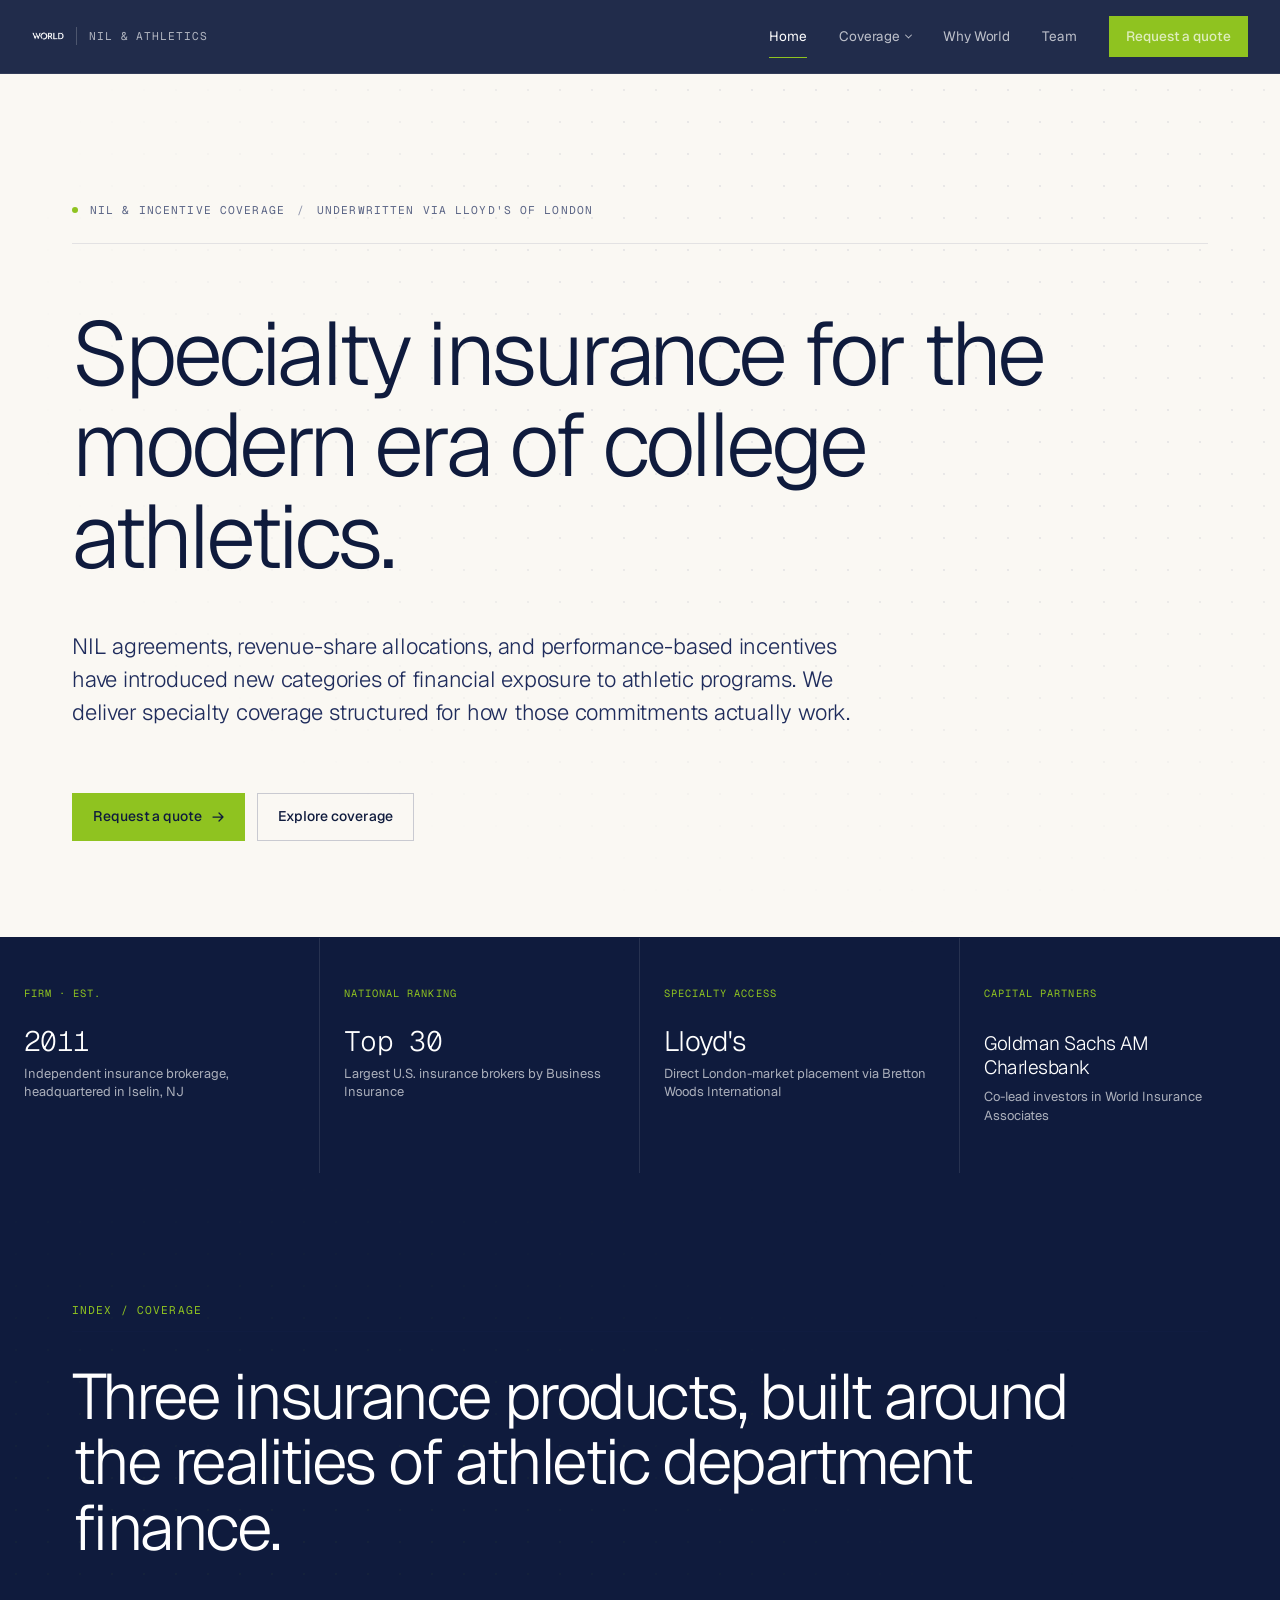
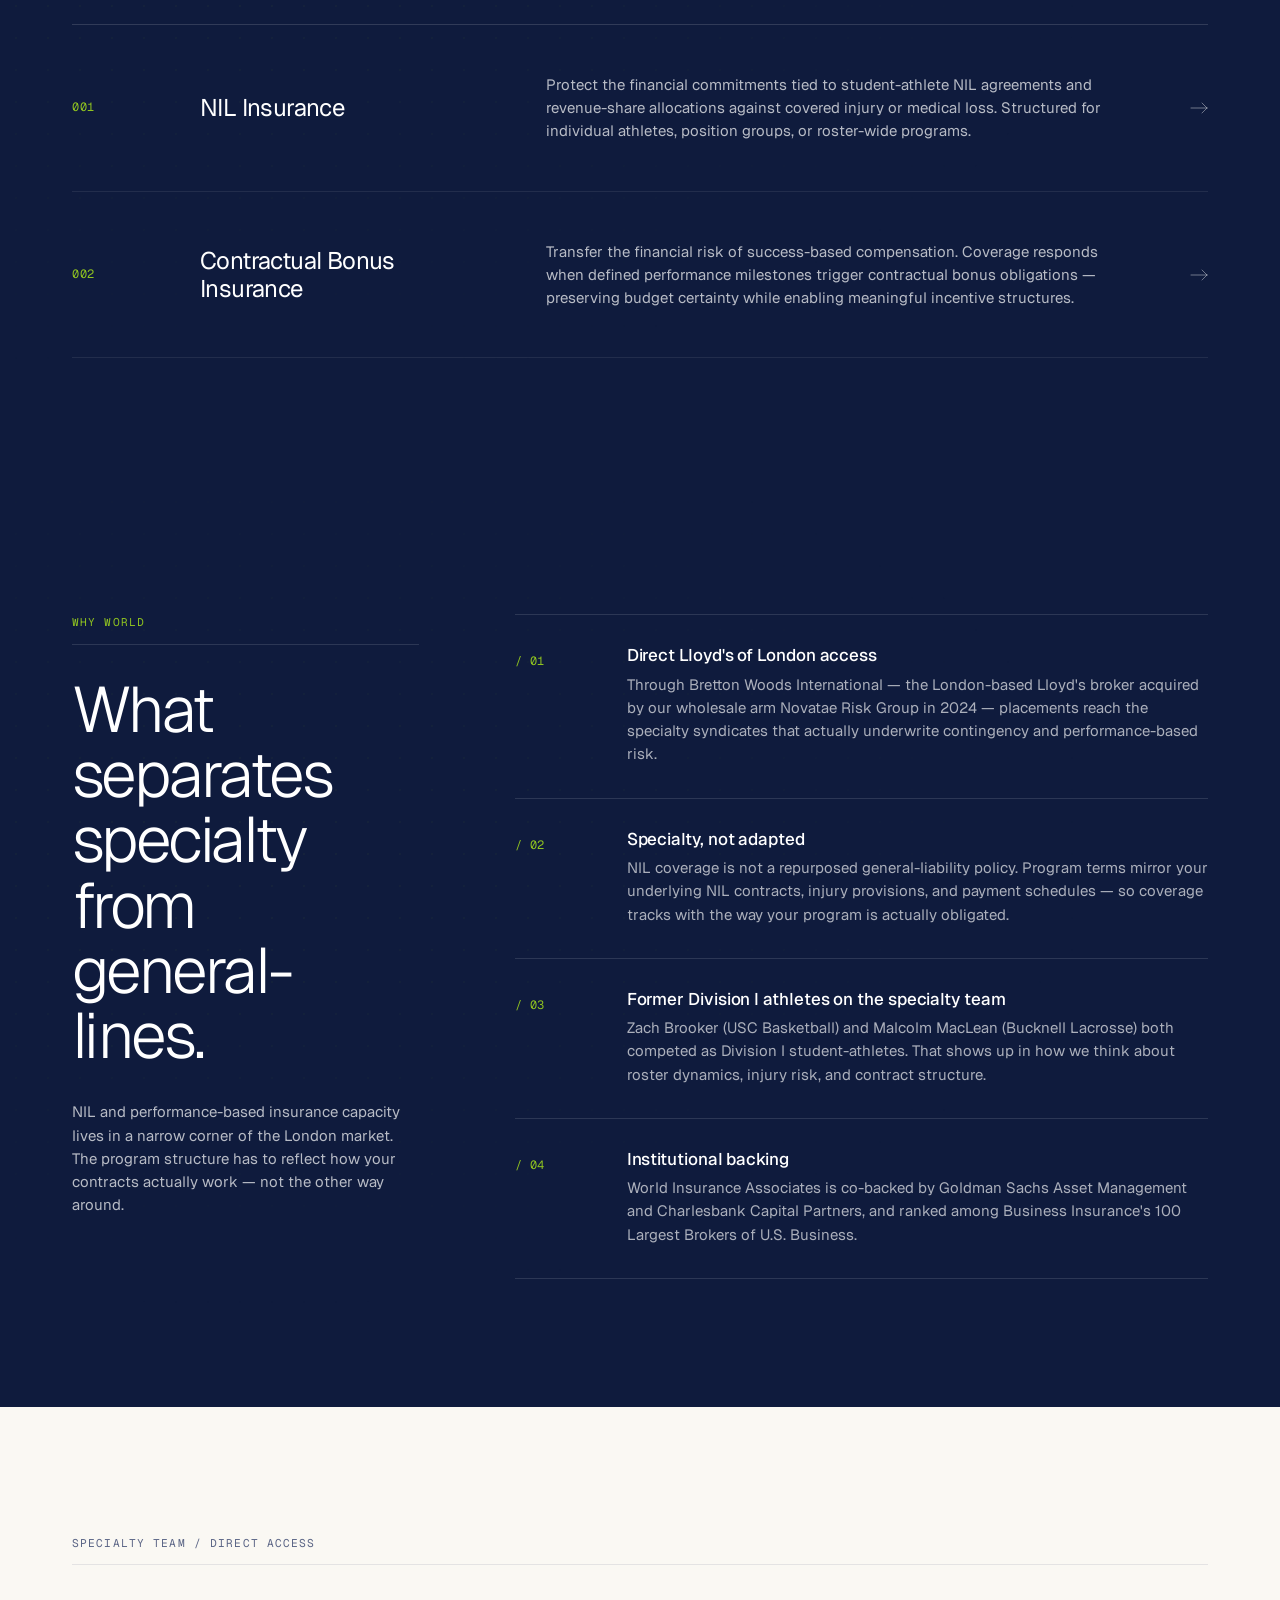
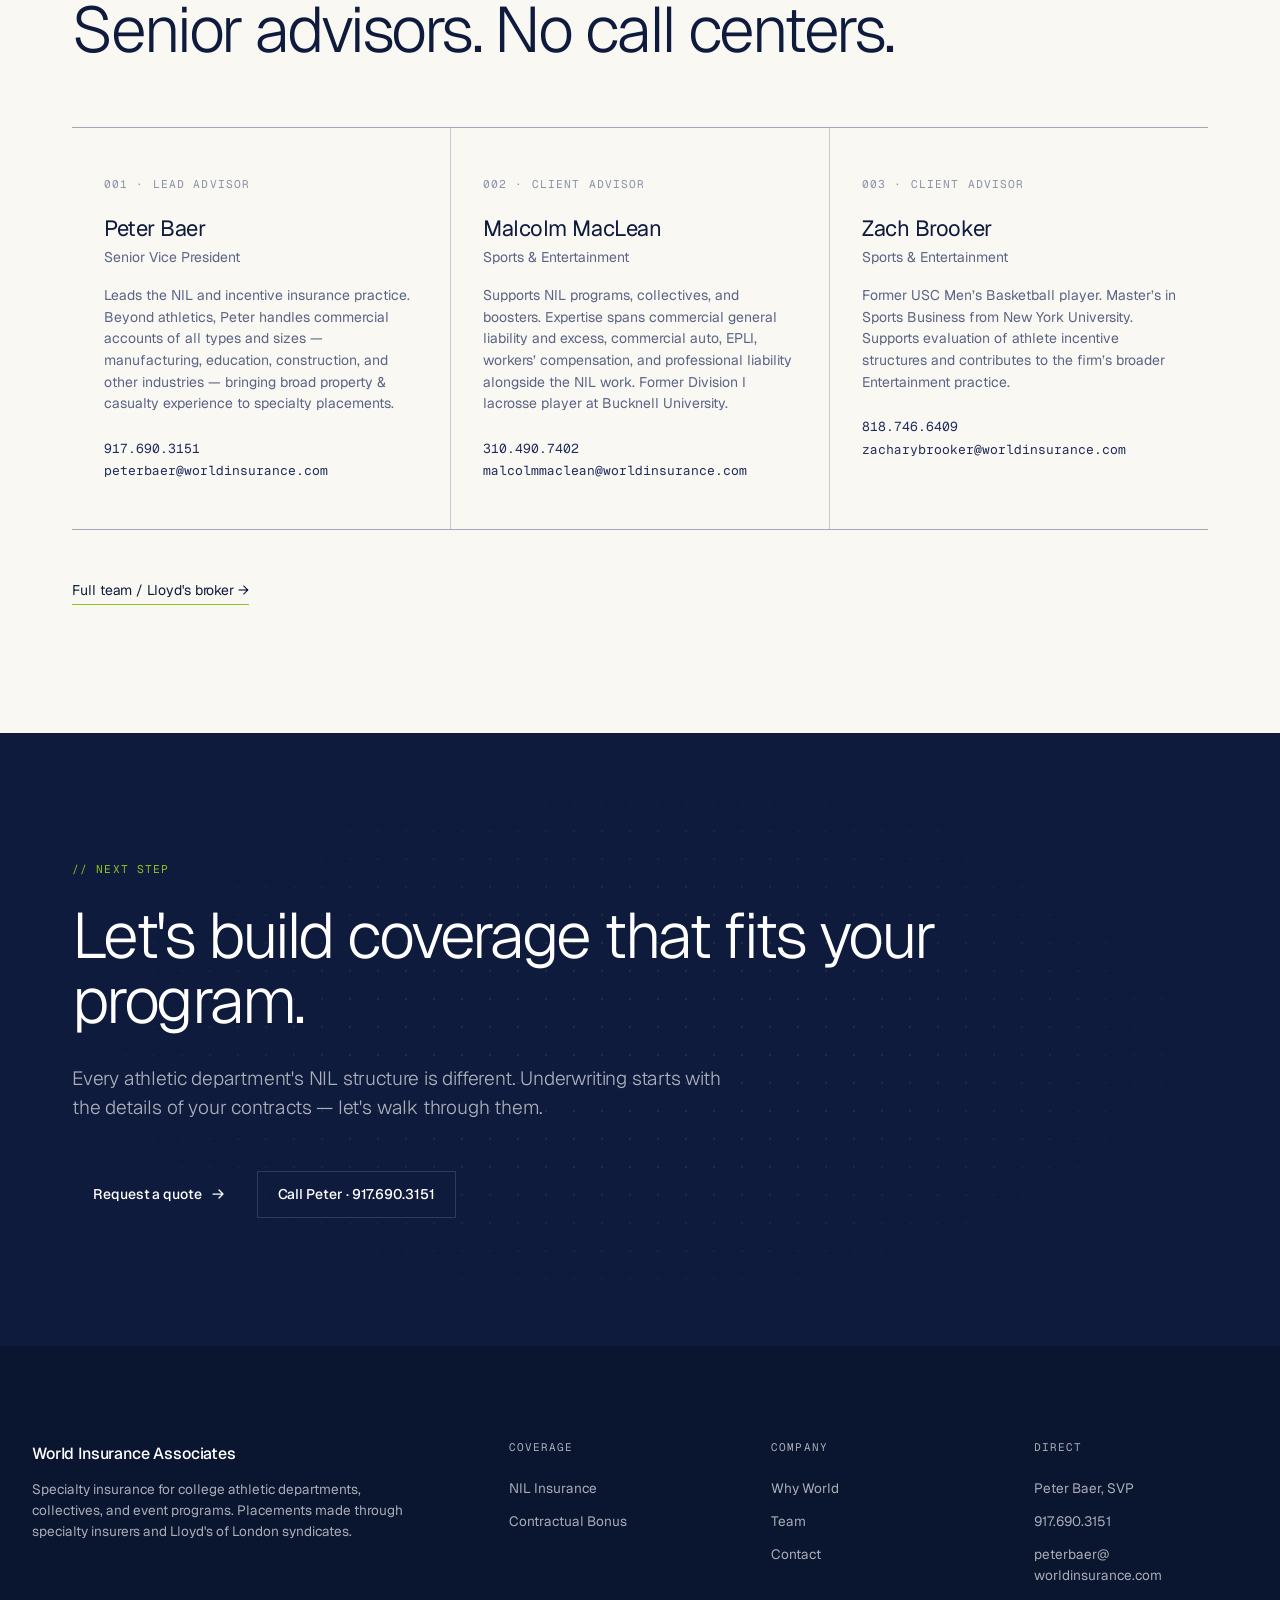
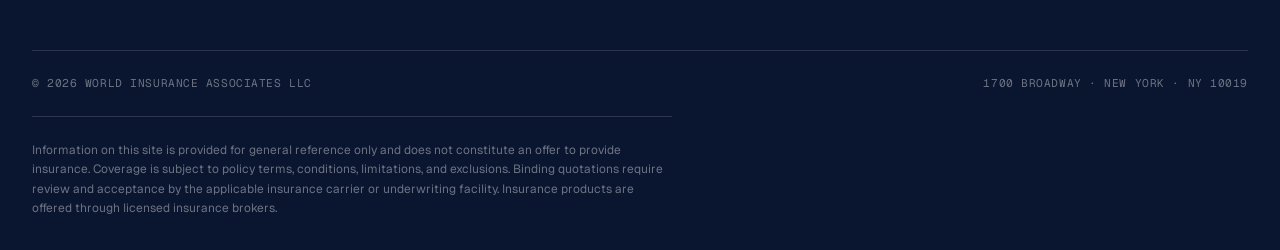
<file: index.html>
<!DOCTYPE html>
<html lang="en">
<head>
<meta charset="UTF-8">
<meta name="viewport" content="width=device-width, initial-scale=1.0">
<title>NIL Insurance for Athletic Departments | World Insurance Associates</title>
<meta name="description" content="Specialty NIL insurance for college athletic departments, collectives, and booster organizations. Protect revenue-share commitments and performance-based incentives. Underwritten through Lloyd's of London.">
<meta name="keywords" content="NIL insurance, Name Image Likeness insurance, college athletic insurance, athletic department insurance, NIL collective insurance, Division I athletics insurance, revenue share insurance, Lloyd's of London NIL">
<meta name="robots" content="index, follow, max-image-preview:large">
<meta name="author" content="World Insurance Associates, LLC">

<!-- Canonical -->
<link rel="canonical" href="https://zachbrooker.github.io/NIL-Insurance/">

<!-- Open Graph (Facebook, LinkedIn) -->
<meta property="og:type" content="website">
<meta property="og:url" content="https://zachbrooker.github.io/NIL-Insurance/">
<meta property="og:title" content="NIL Insurance for Athletic Departments | World Insurance Associates">
<meta property="og:description" content="Specialty NIL insurance for college athletic departments, collectives, and booster organizations. Protect revenue-share commitments and performance-based incentives. Underwritten through Lloyd's of London.">
<meta property="og:image" content="https://zachbrooker.github.io/NIL-Insurance/world-logo.png">
<meta property="og:site_name" content="World NIL Insurance">
<meta property="og:locale" content="en_US">

<!-- Twitter Card -->
<meta name="twitter:card" content="summary_large_image">
<meta name="twitter:url" content="https://zachbrooker.github.io/NIL-Insurance/">
<meta name="twitter:title" content="NIL Insurance for Athletic Departments | World Insurance Associates">
<meta name="twitter:description" content="Specialty NIL insurance for college athletic departments, collectives, and booster organizations. Protect revenue-share commitments and performance-based incentives. Underwritten through Lloyd's of London.">
<meta name="twitter:image" content="https://zachbrooker.github.io/NIL-Insurance/world-logo.png">

<!-- Favicon -->
<link rel="icon" type="image/png" href="world-logo.png">

<!-- JSON-LD Organization Schema -->
<script type="application/ld+json">
{
  "@context": "https://schema.org",
  "@type": "FinancialService",
  "name": "World Insurance Associates — NIL & Athletics Practice",
  "alternateName": "World NIL Insurance",
  "description": "Specialty insurance for Name, Image & Likeness (NIL) agreements, revenue-share commitments, contractual bonuses, and performance-based incentives for college athletic departments. Underwritten through Lloyd's of London.",
  "url": "https://zachbrooker.github.io/NIL-Insurance/",
  "logo": "https://zachbrooker.github.io/NIL-Insurance/world-logo.png",
  "parentOrganization": {
    "@type": "Organization",
    "name": "World Insurance Associates, LLC",
    "url": "https://www.worldinsurance.com/",
    "foundingDate": "2011"
  },
  "address": {
    "@type": "PostalAddress",
    "streetAddress": "1700 Broadway",
    "addressLocality": "New York",
    "addressRegion": "NY",
    "postalCode": "10019",
    "addressCountry": "US"
  },
  "contactPoint": {
    "@type": "ContactPoint",
    "telephone": "+1-917-690-3151",
    "contactType": "sales",
    "email": "peterbaer@worldinsurance.com",
    "availableLanguage": "English",
    "areaServed": "US"
  },
  "serviceType": ["NIL Insurance", "Contractual Bonus Insurance", "Specialty Athletic Insurance"],
  "areaServed": {
    "@type": "Country",
    "name": "United States"
  }
}
</script>
<link rel="preconnect" href="https://fonts.googleapis.com">
<link rel="preconnect" href="https://fonts.gstatic.com" crossorigin>
<link href="https://fonts.googleapis.com/css2?family=Geist:wght@300;400;500;600&family=Geist+Mono:wght@400;500&display=swap" rel="stylesheet">
<link rel="stylesheet" href="styles.css">
</head>
<body>

<!-- ================= NAV ================= -->
<nav class="nav" id="nav">
  <div class="nav-inner">
    <a href="index.html" class="nav-logo">
      <img src="world-logo.png" alt="World Insurance Associates" class="mark" style="width:auto; height:32px;">
      <span class="divider"></span>
      <span class="sub">NIL &amp; Athletics</span>
    </a>
    <div class="nav-menu">
      <a href="index.html" class="current">Home</a>
      <div class="nav-dropdown">
        <button>Coverage</button>
        <div class="nav-dropdown-menu">
          <a href="nil-insurance.html">
            <div class="item-mono">001</div>
            <span class="item-title">NIL Insurance</span>
            <span class="item-desc">For athletic departments &amp; collectives</span>
          </a>
          <a href="contractual-bonus.html">
            <div class="item-mono">002</div>
            <span class="item-title">Contractual Bonus</span>
            <span class="item-desc">Performance-triggered compensation</span>
          </a>
        </div>
      </div>
      <a href="why-world.html">Why World</a>
      <a href="team.html">Team</a>
      <a href="contact.html" class="btn btn-accent" style="padding:0.55rem 1rem">Request a quote</a>
    </div>
    <button class="nav-mobile-toggle" aria-label="Toggle menu" onclick="document.getElementById('nav').dataset.open = document.getElementById('nav').dataset.open === 'true' ? 'false' : 'true'">
      <span></span>
    </button>
  </div>
</nav>

<!-- ================= HERO ================= -->
<section class="hero">
  <div class="wrap">
    <div class="hero-meta reveal reveal-1">
      <span class="dot"></span>
      <span>NIL &amp; Incentive Coverage</span>
      <span class="divider">/</span>
      <span>Underwritten via Lloyd's of London</span>
    </div>

    <h1 class="reveal reveal-2">Specialty insurance for the modern era of college athletics.</h1>

    <p class="lead hero-lead reveal reveal-3">NIL agreements, revenue-share allocations, and performance-based incentives have introduced new categories of financial exposure to athletic programs. We deliver specialty coverage structured for how those commitments actually work.</p>

    <div class="hero-ctas reveal reveal-4">
      <a href="contact.html" class="btn btn-accent">
        Request a quote
        <svg class="arrow" viewBox="0 0 12 10" fill="none" xmlns="http://www.w3.org/2000/svg"><path d="M1 5H11M11 5L7 1M11 5L7 9" stroke="currentColor" stroke-width="1.25" stroke-linecap="round" stroke-linejoin="round"/></svg>
      </a>
      <a href="nil-insurance.html" class="btn btn-ghost">Explore coverage</a>
    </div>
  </div>
</section>

<!-- ================= STATS BAR (full-width dark band) ================= -->
<section style="padding: 0">
  <div class="stats-bar">
      <div class="stat-cell">
        <div class="stat-label">Firm · Est.</div>
        <div class="stat-value mono">2011</div>
        <div class="stat-desc">Independent insurance brokerage, headquartered in Iselin, NJ</div>
      </div>
      <div class="stat-cell">
        <div class="stat-label">National ranking</div>
        <div class="stat-value mono">Top 30</div>
        <div class="stat-desc">Largest U.S. insurance brokers by Business Insurance</div>
      </div>
      <div class="stat-cell">
        <div class="stat-label">Specialty access</div>
        <div class="stat-value">Lloyd's</div>
        <div class="stat-desc">Direct London-market placement via Bretton Woods International</div>
      </div>
      <div class="stat-cell">
        <div class="stat-label">Capital partners</div>
        <div class="stat-value" style="font-size:1.2rem; line-height:1.25; padding-top:0.4rem">Goldman Sachs AM<br>Charlesbank</div>
        <div class="stat-desc" style="margin-top: var(--s-2)">Co-lead investors in World Insurance Associates</div>
      </div>
  </div>
</section>

<!-- ================= PRODUCT INDEX (dark band) ================= -->
<section class="section-dark">
  <div class="wrap">
    <div class="section-header">
      <span class="eyebrow" style="color: var(--accent)">Index / Coverage</span>
      <h2>Three insurance products, built around the realities of athletic department finance.</h2>
    </div>

    <div class="product-index product-index-dark">
      <a href="nil-insurance.html" class="product-row">
        <div class="p-num">001</div>
        <h3>NIL Insurance</h3>
        <p>Protect the financial commitments tied to student-athlete NIL agreements and revenue-share allocations against covered injury or medical loss. Structured for individual athletes, position groups, or roster-wide programs.</p>
        <svg class="arrow" viewBox="0 0 18 12" fill="none" xmlns="http://www.w3.org/2000/svg"><path d="M1 6H17M17 6L12 1M17 6L12 11" stroke="currentColor" stroke-width="1" stroke-linecap="round" stroke-linejoin="round"/></svg>
      </a>

      <a href="contractual-bonus.html" class="product-row">
        <div class="p-num">002</div>
        <h3>Contractual Bonus Insurance</h3>
        <p>Transfer the financial risk of success-based compensation. Coverage responds when defined performance milestones trigger contractual bonus obligations — preserving budget certainty while enabling meaningful incentive structures.</p>
        <svg class="arrow" viewBox="0 0 18 12" fill="none" xmlns="http://www.w3.org/2000/svg"><path d="M1 6H17M17 6L12 1M17 6L12 11" stroke="currentColor" stroke-width="1" stroke-linecap="round" stroke-linejoin="round"/></svg>
      </a>
    </div>
  </div>
</section>

<!-- ================= WHY WORLD (dark band) ================= -->
<section class="section-dark">
  <div class="wrap">
    <div class="split">
      <div>
        <span class="eyebrow" style="display:block; margin-bottom:var(--s-6); padding-bottom:var(--s-3); border-bottom:1px solid rgba(255,255,255,0.12); color: var(--accent)">Why World</span>
        <h2>What separates specialty from general-lines.</h2>
        <p class="prose" style="margin-top:var(--s-6); max-width: 36ch; color: rgba(255,255,255,0.7)">NIL and performance-based insurance capacity lives in a narrow corner of the London market. The program structure has to reflect how your contracts actually work — not the other way around.</p>
      </div>

      <ol class="feature-list feature-list-dark">
        <li>
          <span class="num">/ 01</span>
          <div>
            <h4>Direct Lloyd's of London access</h4>
            <p>Through Bretton Woods International — the London-based Lloyd's broker acquired by our wholesale arm Novatae Risk Group in 2024 — placements reach the specialty syndicates that actually underwrite contingency and performance-based risk.</p>
          </div>
        </li>
        <li>
          <span class="num">/ 02</span>
          <div>
            <h4>Specialty, not adapted</h4>
            <p>NIL coverage is not a repurposed general-liability policy. Program terms mirror your underlying NIL contracts, injury provisions, and payment schedules — so coverage tracks with the way your program is actually obligated.</p>
          </div>
        </li>
        <li>
          <span class="num">/ 03</span>
          <div>
            <h4>Former Division I athletes on the specialty team</h4>
            <p>Zach Brooker (USC Basketball) and Malcolm MacLean (Bucknell Lacrosse) both competed as Division I student-athletes. That shows up in how we think about roster dynamics, injury risk, and contract structure.</p>
          </div>
        </li>
        <li>
          <span class="num">/ 04</span>
          <div>
            <h4>Institutional backing</h4>
            <p>World Insurance Associates is co-backed by Goldman Sachs Asset Management and Charlesbank Capital Partners, and ranked among Business Insurance's 100 Largest Brokers of U.S. Business.</p>
          </div>
        </li>
      </ol>
    </div>
  </div>
</section>

<!-- ================= TEAM ================= -->
<section>
  <div class="wrap">
    <div class="section-header">
      <span class="eyebrow">Specialty team / Direct access</span>
      <h2>Senior advisors. No call centers.</h2>
    </div>

    <div class="team-grid">
      <div class="team-card">
        <div class="role">001 · Lead advisor</div>
        <h4>Peter Baer</h4>
        <div class="team-title">Senior Vice President</div>
        <p>Leads the NIL and incentive insurance practice. Beyond athletics, Peter handles commercial accounts of all types and sizes — manufacturing, education, construction, and other industries — bringing broad property &amp; casualty experience to specialty placements.</p>
        <div class="contact">
          <span>917.690.3151</span>
          <a href="mailto:peterbaer@worldinsurance.com">peterbaer@worldinsurance.com</a>
        </div>
      </div>

      <div class="team-card">
        <div class="role">002 · Client advisor</div>
        <h4>Malcolm MacLean</h4>
        <div class="team-title">Sports &amp; Entertainment</div>
        <p>Supports NIL programs, collectives, and boosters. Expertise spans commercial general liability and excess, commercial auto, EPLI, workers&rsquo; compensation, and professional liability alongside the NIL work. Former Division I lacrosse player at Bucknell University.</p>
        <div class="contact">
          <span>310.490.7402</span>
          <a href="mailto:malcolmmaclean@worldinsurance.com">malcolmmaclean@worldinsurance.com</a>
        </div>
      </div>

      <div class="team-card">
        <div class="role">003 · Client advisor</div>
        <h4>Zach Brooker</h4>
        <div class="team-title">Sports &amp; Entertainment</div>
        <p>Former USC Men&rsquo;s Basketball player. Master&rsquo;s in Sports Business from New York University. Supports evaluation of athlete incentive structures and contributes to the firm&rsquo;s broader Entertainment practice.</p>
        <div class="contact">
          <span>818.746.6409</span>
          <a href="mailto:zacharybrooker@worldinsurance.com">zacharybrooker@worldinsurance.com</a>
        </div>
      </div>
    </div>

    <div style="margin-top: var(--s-8)">
      <a href="team.html" class="btn btn-link">Full team / Lloyd's broker →</a>
    </div>
  </div>
</section>

<!-- ================= CTA PANEL ================= -->
<section class="cta-panel">
  <div class="wrap">
    <span class="eyebrow eyebrow-accent" style="display:block; margin-bottom:var(--s-5)">// Next step</span>
    <h2>Let's build coverage that fits your program.</h2>
    <p class="lead">Every athletic department's NIL structure is different. Underwriting starts with the details of your contracts — let's walk through them.</p>
    <div class="hero-ctas">
      <a href="contact.html" class="btn btn-primary">
        Request a quote
        <svg class="arrow" viewBox="0 0 12 10" fill="none" xmlns="http://www.w3.org/2000/svg"><path d="M1 5H11M11 5L7 1M11 5L7 9" stroke="currentColor" stroke-width="1.25" stroke-linecap="round" stroke-linejoin="round"/></svg>
      </a>
      <a href="tel:9176903151" class="btn btn-ghost">Call Peter · 917.690.3151</a>
    </div>
  </div>
</section>

<!-- ================= FOOTER ================= -->
<footer class="footer">
  <div class="wrap-wide">
    <div class="footer-grid">
      <div>
        <div class="footer-brand">
          <span>World Insurance Associates</span>
        </div>
        <p class="footer-brand-desc">Specialty insurance for college athletic departments, collectives, and event programs. Placements made through specialty insurers and Lloyd's of London syndicates.</p>
      </div>
      <div>
        <h5>Coverage</h5>
        <ul>
          <li><a href="nil-insurance.html">NIL Insurance</a></li>
          <li><a href="contractual-bonus.html">Contractual Bonus</a></li>
        </ul>
      </div>
      <div>
        <h5>Company</h5>
        <ul>
          <li><a href="why-world.html">Why World</a></li>
          <li><a href="team.html">Team</a></li>
          <li><a href="contact.html">Contact</a></li>
        </ul>
      </div>
      <div>
        <h5>Direct</h5>
        <ul>
          <li>Peter Baer, SVP</li>
          <li><a href="tel:9176903151">917.690.3151</a></li>
          <li><a href="mailto:peterbaer@worldinsurance.com" style="word-break:break-all">peterbaer@<br>worldinsurance.com</a></li>
        </ul>
      </div>
    </div>

    <div class="footer-meta">
      <div>© <span id="year"></span> World Insurance Associates LLC</div>
      <div>1700 Broadway · New York · NY 10019</div>
    </div>

    <div class="footer-disclaimer">
      Information on this site is provided for general reference only and does not constitute an offer to provide insurance. Coverage is subject to policy terms, conditions, limitations, and exclusions. Binding quotations require review and acceptance by the applicable insurance carrier or underwriting facility. Insurance products are offered through licensed insurance brokers.
    </div>
  </div>
</footer>

<script>
  document.getElementById('year').textContent = new Date().getFullYear();
</script>

</body>
</html>
</file>
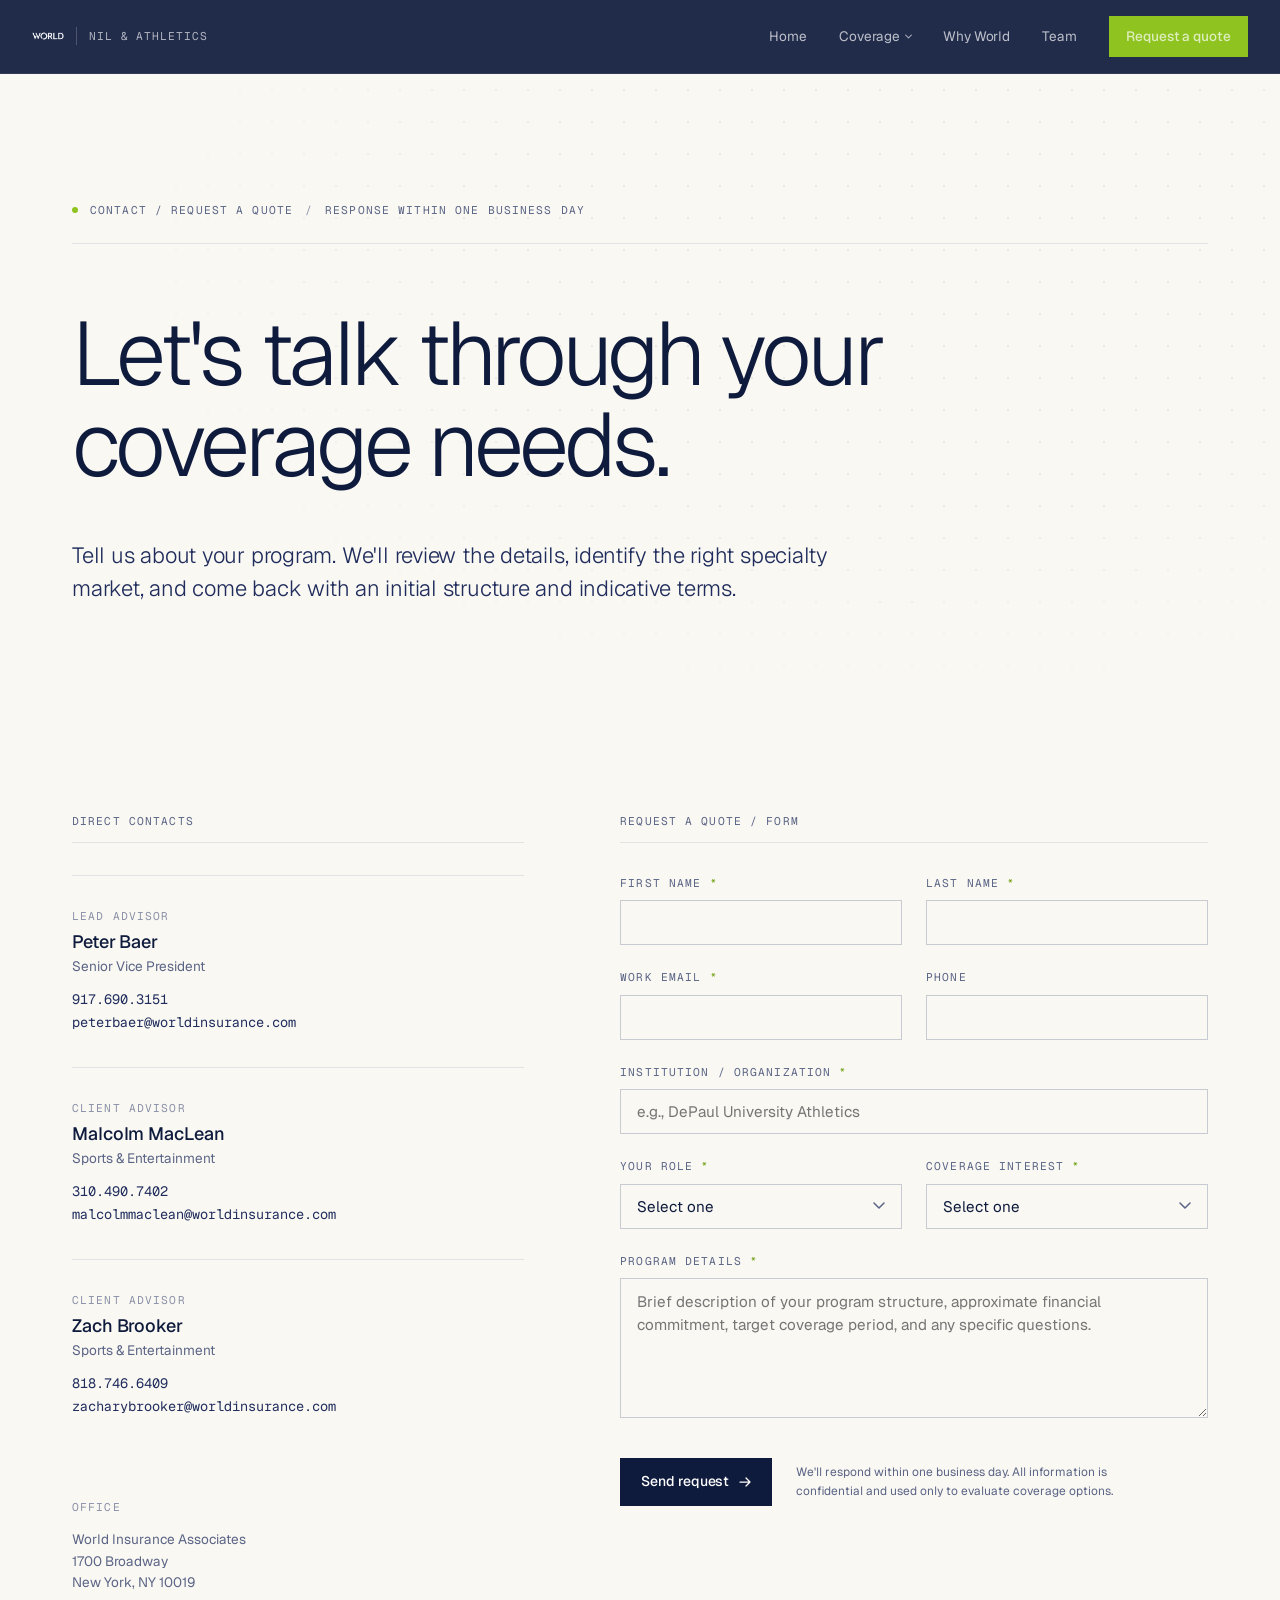
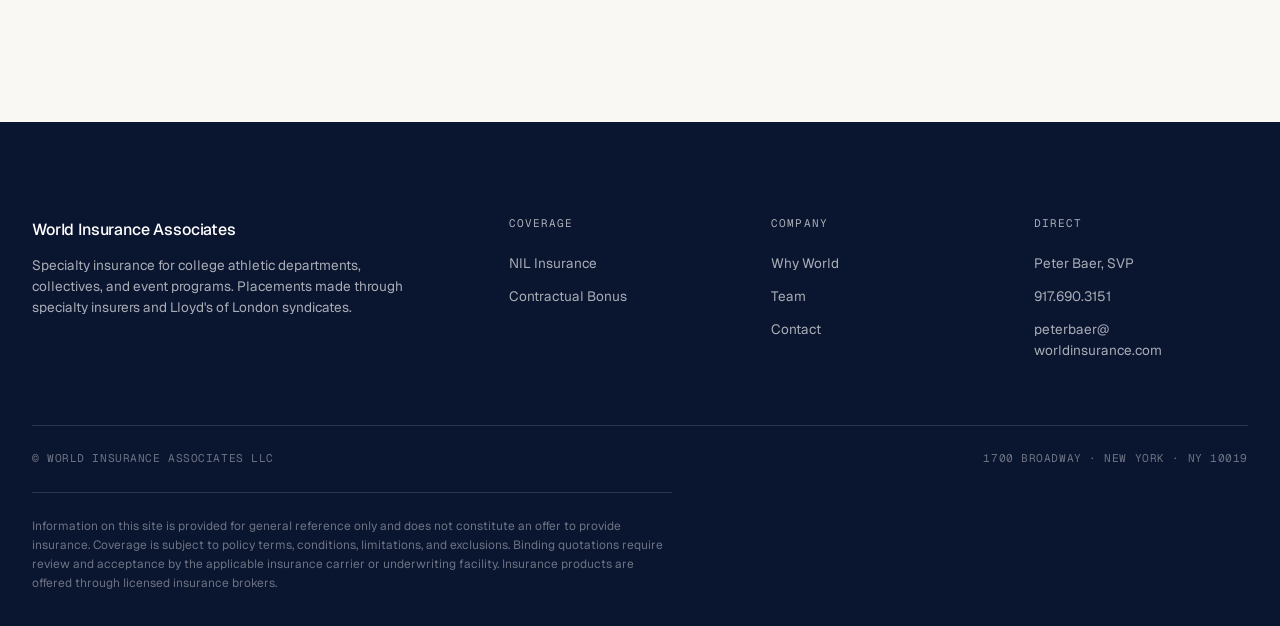
<file: contact.html>
<!DOCTYPE html>
<html lang="en">
<head>
<meta charset="UTF-8">
<meta name="viewport" content="width=device-width, initial-scale=1.0">
<title>Request a Quote — NIL & Incentive Insurance | World</title>
<meta name="description" content="Request a quote for NIL insurance or contractual bonus insurance. Response within one business day. Direct contact with our specialty team.">
<meta name="keywords" content="NIL insurance quote, athletic insurance quote, contact Peter Baer, World Insurance NIL contact">
<meta name="robots" content="index, follow, max-image-preview:large">
<meta name="author" content="World Insurance Associates, LLC">

<!-- Canonical -->
<link rel="canonical" href="https://zachbrooker.github.io/NIL-Insurance/contact.html">

<!-- Open Graph (Facebook, LinkedIn) -->
<meta property="og:type" content="website">
<meta property="og:url" content="https://zachbrooker.github.io/NIL-Insurance/contact.html">
<meta property="og:title" content="Request a Quote — NIL & Incentive Insurance | World">
<meta property="og:description" content="Request a quote for NIL insurance or contractual bonus insurance. Response within one business day. Direct contact with our specialty team.">
<meta property="og:image" content="https://zachbrooker.github.io/NIL-Insurance/world-logo.png">
<meta property="og:site_name" content="World NIL Insurance">
<meta property="og:locale" content="en_US">

<!-- Twitter Card -->
<meta name="twitter:card" content="summary_large_image">
<meta name="twitter:url" content="https://zachbrooker.github.io/NIL-Insurance/contact.html">
<meta name="twitter:title" content="Request a Quote — NIL & Incentive Insurance | World">
<meta name="twitter:description" content="Request a quote for NIL insurance or contractual bonus insurance. Response within one business day. Direct contact with our specialty team.">
<meta name="twitter:image" content="https://zachbrooker.github.io/NIL-Insurance/world-logo.png">

<!-- Favicon -->
<link rel="icon" type="image/png" href="world-logo.png">

<!-- JSON-LD Organization Schema -->
<script type="application/ld+json">
{
  "@context": "https://schema.org",
  "@type": "FinancialService",
  "name": "World Insurance Associates — NIL & Athletics Practice",
  "alternateName": "World NIL Insurance",
  "description": "Specialty insurance for Name, Image & Likeness (NIL) agreements, revenue-share commitments, contractual bonuses, and performance-based incentives for college athletic departments. Underwritten through Lloyd's of London.",
  "url": "https://zachbrooker.github.io/NIL-Insurance/",
  "logo": "https://zachbrooker.github.io/NIL-Insurance/world-logo.png",
  "parentOrganization": {
    "@type": "Organization",
    "name": "World Insurance Associates, LLC",
    "url": "https://www.worldinsurance.com/",
    "foundingDate": "2011"
  },
  "address": {
    "@type": "PostalAddress",
    "streetAddress": "1700 Broadway",
    "addressLocality": "New York",
    "addressRegion": "NY",
    "postalCode": "10019",
    "addressCountry": "US"
  },
  "contactPoint": {
    "@type": "ContactPoint",
    "telephone": "+1-917-690-3151",
    "contactType": "sales",
    "email": "peterbaer@worldinsurance.com",
    "availableLanguage": "English",
    "areaServed": "US"
  },
  "serviceType": ["NIL Insurance", "Contractual Bonus Insurance", "Specialty Athletic Insurance"],
  "areaServed": {
    "@type": "Country",
    "name": "United States"
  }
}
</script>
<link rel="preconnect" href="https://fonts.googleapis.com">
<link rel="preconnect" href="https://fonts.gstatic.com" crossorigin>
<link href="https://fonts.googleapis.com/css2?family=Geist:wght@300;400;500;600&family=Geist+Mono:wght@400;500&display=swap" rel="stylesheet">
<link rel="stylesheet" href="styles.css">
<style>
  /* Contact page form styling */
  .contact-grid {
    display: grid;
    grid-template-columns: minmax(0, 1fr) minmax(0, 1.3fr);
    gap: var(--s-12);
    align-items: start;
  }
  .contact-direct {
    position: sticky;
    top: 100px;
  }
  .contact-direct-block {
    padding: var(--s-6) 0;
    border-top: 1px solid var(--line);
  }
  .contact-direct-block:last-child { border-bottom: 1px solid var(--line); }
  .contact-direct-block .role {
    font-family: var(--mono);
    font-size: 0.7rem;
    letter-spacing: 0.1em;
    text-transform: uppercase;
    color: var(--fg-dim);
    margin-bottom: var(--s-2);
  }
  .contact-direct-block h4 {
    font-size: 1.125rem;
    margin-bottom: var(--s-1);
  }
  .contact-direct-block .title {
    font-size: 0.85rem;
    color: var(--fg-muted);
    margin-bottom: var(--s-3);
  }
  .contact-direct-block .contact-line {
    font-family: var(--mono);
    font-size: 0.85rem;
    display: block;
    margin-bottom: 2px;
  }
  .contact-direct-block a:hover { color: var(--accent-dim); }

  .form-grid {
    display: grid;
    grid-template-columns: 1fr 1fr;
    gap: var(--s-5);
  }
  .form-field-full { grid-column: 1 / -1; }
  .form-field {
    display: flex;
    flex-direction: column;
    gap: var(--s-2);
  }
  .form-field label {
    font-family: var(--mono);
    font-size: 0.7rem;
    letter-spacing: 0.1em;
    text-transform: uppercase;
    color: var(--fg-muted);
  }
  .form-field label .req { color: var(--accent-dim); }
  .form-field input,
  .form-field select,
  .form-field textarea {
    font-family: var(--sans);
    font-size: 0.95rem;
    color: var(--fg-strong);
    background: var(--bg);
    border: 1px solid var(--line-strong);
    padding: 0.75rem 1rem;
    transition: border-color 150ms ease, background 150ms ease;
    width: 100%;
  }
  .form-field input:focus,
  .form-field select:focus,
  .form-field textarea:focus {
    outline: none;
    border-color: var(--accent);
    background: #FFFFFF;
  }
  .form-field textarea {
    min-height: 140px;
    resize: vertical;
    font-family: var(--sans);
    line-height: 1.5;
  }
  .form-field select {
    appearance: none;
    background-image: url("data:image/svg+xml;charset=utf-8,%3Csvg xmlns='http://www.w3.org/2000/svg' width='12' height='8' viewBox='0 0 12 8'%3E%3Cpath d='M1 1l5 5 5-5' stroke='%235A6485' stroke-width='1.5' fill='none' stroke-linecap='round' stroke-linejoin='round'/%3E%3C/svg%3E");
    background-repeat: no-repeat;
    background-position: right 1rem center;
    padding-right: 2.5rem;
  }
  .form-submit-row {
    grid-column: 1 / -1;
    display: flex;
    justify-content: flex-start;
    align-items: center;
    gap: var(--s-5);
    margin-top: var(--s-4);
  }
  .form-note {
    font-size: 0.75rem;
    color: var(--fg-muted);
    max-width: 42ch;
  }
  @media (max-width: 980px) {
    .contact-grid { grid-template-columns: 1fr; }
    .contact-direct { position: static; }
    .form-grid { grid-template-columns: 1fr; }
  }
</style>
</head>
<body>

<!-- ================= NAV ================= -->
<nav class="nav" id="nav">
  <div class="nav-inner">
    <a href="index.html" class="nav-logo">
      <img src="world-logo.png" alt="World Insurance Associates" class="mark" style="width:auto; height:32px;">
      <span class="divider"></span>
      <span class="sub">NIL &amp; Athletics</span>
    </a>
    <div class="nav-menu">
      <a href="index.html">Home</a>
      <div class="nav-dropdown">
        <button>Coverage</button>
        <div class="nav-dropdown-menu">
          <a href="nil-insurance.html">
            <div class="item-mono">001</div>
            <span class="item-title">NIL Insurance</span>
            <span class="item-desc">For athletic departments &amp; collectives</span>
          </a>
          <a href="contractual-bonus.html">
            <div class="item-mono">002</div>
            <span class="item-title">Contractual Bonus</span>
            <span class="item-desc">Performance-triggered compensation</span>
          </a>
        </div>
      </div>
      <a href="why-world.html">Why World</a>
      <a href="team.html">Team</a>
      <a href="contact.html" class="btn btn-accent current-nav-btn" style="padding:0.55rem 1rem">Request a quote</a>
    </div>
    <button class="nav-mobile-toggle" aria-label="Toggle menu" onclick="document.getElementById('nav').dataset.open = document.getElementById('nav').dataset.open === 'true' ? 'false' : 'true'">
      <span></span>
    </button>
  </div>
</nav>

<!-- ================= HERO ================= -->
<section class="hero">
  <div class="wrap">
    <div class="hero-meta reveal reveal-1">
      <span class="dot"></span>
      <span>Contact / Request a quote</span>
      <span class="divider">/</span>
      <span>Response within one business day</span>
    </div>

    <h1 class="reveal reveal-2" style="max-width: 20ch">Let's talk through your coverage needs.</h1>

    <p class="lead hero-lead reveal reveal-3">Tell us about your program. We'll review the details, identify the right specialty market, and come back with an initial structure and indicative terms.</p>
  </div>
</section>

<!-- ================= CONTACT GRID ================= -->
<section style="padding-top: var(--s-8)">
  <div class="wrap">
    <div class="contact-grid">

      <!-- Left column: direct contacts -->
      <div class="contact-direct">
        <span class="eyebrow" style="display:block; margin-bottom:var(--s-6); padding-bottom:var(--s-3); border-bottom:1px solid var(--line)">Direct contacts</span>

        <div class="contact-direct-block">
          <div class="role">Lead advisor</div>
          <h4>Peter Baer</h4>
          <div class="title">Senior Vice President</div>
          <a href="tel:9176903151" class="contact-line">917.690.3151</a>
          <a href="mailto:peterbaer@worldinsurance.com" class="contact-line">peterbaer@worldinsurance.com</a>
        </div>

        <div class="contact-direct-block">
          <div class="role">Client advisor</div>
          <h4>Malcolm MacLean</h4>
          <div class="title">Sports &amp; Entertainment</div>
          <a href="tel:3104907402" class="contact-line">310.490.7402</a>
          <a href="mailto:malcolmmaclean@worldinsurance.com" class="contact-line">malcolmmaclean@worldinsurance.com</a>
        </div>

        <div class="contact-direct-block">
          <div class="role">Client advisor</div>
          <h4>Zach Brooker</h4>
          <div class="title">Sports &amp; Entertainment</div>
          <a href="tel:8187466409" class="contact-line">818.746.6409</a>
          <a href="mailto:zacharybrooker@worldinsurance.com" class="contact-line">zacharybrooker@worldinsurance.com</a>
        </div>

        <div style="margin-top: var(--s-8); font-size: 0.85rem; color: var(--fg-muted); line-height: 1.6">
          <div style="font-family: var(--mono); font-size: 0.7rem; letter-spacing: 0.1em; text-transform: uppercase; color: var(--fg-dim); margin-bottom: var(--s-3)">Office</div>
          World Insurance Associates<br>
          1700 Broadway<br>
          New York, NY 10019
        </div>
      </div>

      <!-- Right column: form -->
      <div>
        <span class="eyebrow" style="display:block; margin-bottom:var(--s-6); padding-bottom:var(--s-3); border-bottom:1px solid var(--line)">Request a quote / Form</span>

        <!--
          ======================================================================
          FORMSPREE ENDPOINT — MUST BE REPLACED BEFORE LAUNCH
          ======================================================================
          Current setup: form submissions route to zacharybrooker@worldinsurance.com
          via Formspree.

          TO ACTIVATE:
          1. Go to https://formspree.io and sign up free
          2. Click "+ New form"
          3. Name: "NIL Insurance Quote Requests"
          4. Recipient email: zacharybrooker@worldinsurance.com
          5. Copy the endpoint URL (format: https://formspree.io/f/abc12345)
          6. Replace YOUR_FORM_ID_HERE below with your actual form ID
          ======================================================================
        -->
        <form action="https://formspree.io/f/xkokqnvb" method="POST" class="form-grid" id="quoteForm">
          <input type="hidden" name="_subject" value="NIL Insurance — New Quote Request">

          <div class="form-field">
            <label for="firstName">First name <span class="req">*</span></label>
            <input type="text" id="firstName" name="firstName" required>
          </div>

          <div class="form-field">
            <label for="lastName">Last name <span class="req">*</span></label>
            <input type="text" id="lastName" name="lastName" required>
          </div>

          <div class="form-field">
            <label for="email">Work email <span class="req">*</span></label>
            <input type="email" id="email" name="email" required>
          </div>

          <div class="form-field">
            <label for="phone">Phone</label>
            <input type="tel" id="phone" name="phone">
          </div>

          <div class="form-field form-field-full">
            <label for="institution">Institution / Organization <span class="req">*</span></label>
            <input type="text" id="institution" name="institution" required placeholder="e.g., DePaul University Athletics">
          </div>

          <div class="form-field">
            <label for="role">Your role <span class="req">*</span></label>
            <select id="role" name="role" required>
              <option value="">Select one</option>
              <option>Athletic Director</option>
              <option>Associate / Deputy AD</option>
              <option>Chief Financial Officer</option>
              <option>Risk Management</option>
              <option>General Counsel</option>
              <option>Collective / Booster</option>
              <option>Other</option>
            </select>
          </div>

          <div class="form-field">
            <label for="coverage">Coverage interest <span class="req">*</span></label>
            <select id="coverage" name="coverage" required>
              <option value="">Select one</option>
              <option>NIL Insurance</option>
              <option>Contractual Bonus</option>
              <option>Multiple / Not sure yet</option>
            </select>
          </div>

          <div class="form-field form-field-full">
            <label for="message">Program details <span class="req">*</span></label>
            <textarea id="message" name="message" required placeholder="Brief description of your program structure, approximate financial commitment, target coverage period, and any specific questions."></textarea>
          </div>

          <div class="form-submit-row">
            <button type="submit" class="btn btn-primary">
              Send request
              <svg class="arrow" viewBox="0 0 12 10" fill="none" xmlns="http://www.w3.org/2000/svg"><path d="M1 5H11M11 5L7 1M11 5L7 9" stroke="currentColor" stroke-width="1.25" stroke-linecap="round" stroke-linejoin="round"/></svg>
            </button>
            <p class="form-note">We'll respond within one business day. All information is confidential and used only to evaluate coverage options.</p>
          </div>
        </form>
      </div>

    </div>
  </div>
</section>

<!-- ================= FOOTER ================= -->
<footer class="footer">
  <div class="wrap-wide">
    <div class="footer-grid">
      <div>
        <div class="footer-brand">
          <span>World Insurance Associates</span>
        </div>
        <p class="footer-brand-desc">Specialty insurance for college athletic departments, collectives, and event programs. Placements made through specialty insurers and Lloyd's of London syndicates.</p>
      </div>
      <div>
        <h5>Coverage</h5>
        <ul>
          <li><a href="nil-insurance.html">NIL Insurance</a></li>
          <li><a href="contractual-bonus.html">Contractual Bonus</a></li>
        </ul>
      </div>
      <div>
        <h5>Company</h5>
        <ul>
          <li><a href="why-world.html">Why World</a></li>
          <li><a href="team.html">Team</a></li>
          <li><a href="contact.html">Contact</a></li>
        </ul>
      </div>
      <div>
        <h5>Direct</h5>
        <ul>
          <li>Peter Baer, SVP</li>
          <li><a href="tel:9176903151">917.690.3151</a></li>
          <li><a href="mailto:peterbaer@worldinsurance.com" style="word-break:break-all">peterbaer@<br>worldinsurance.com</a></li>
        </ul>
      </div>
    </div>

    <div class="footer-meta">
      <div>© <span id="year"></span> World Insurance Associates LLC</div>
      <div>1700 Broadway · New York · NY 10019</div>
    </div>

    <div class="footer-disclaimer">
      Information on this site is provided for general reference only and does not constitute an offer to provide insurance. Coverage is subject to policy terms, conditions, limitations, and exclusions. Binding quotations require review and acceptance by the applicable insurance carrier or underwriting facility. Insurance products are offered through licensed insurance brokers.
    </div>
  </div>
</footer>

<script>
  document.getElementById('year').textContent = new Date().getFullYear();

  // Form submits natively to Formspree else {
          alert('Something went wrong. Please email peterbaer@worldinsurance.com or call 917-690-3151.');
          if (submitBtn) {
            submitBtn.disabled = false;
            submitBtn.innerHTML = 'Send request <svg class="arrow" viewBox="0 0 12 10" fill="none" xmlns="http://www.w3.org/2000/svg"><path d="M1 5H11M11 5L7 1M11 5L7 9" stroke="currentColor" stroke-width="1.25" stroke-linecap="round" stroke-linejoin="round"/></svg>';
          }
        }
      } catch (err) {
        alert('Network error. Please email peterbaer@worldinsurance.com or call 917-690-3151.');
        if (submitBtn) {
          submitBtn.disabled = false;
          submitBtn.innerHTML = 'Send request <svg class="arrow" viewBox="0 0 12 10" fill="none" xmlns="http://www.w3.org/2000/svg"><path d="M1 5H11M11 5L7 1M11 5L7 9" stroke="currentColor" stroke-width="1.25" stroke-linecap="round" stroke-linejoin="round"/></svg>';
        }
      }
    });
  }
</script>

</body>
</html>
</file>
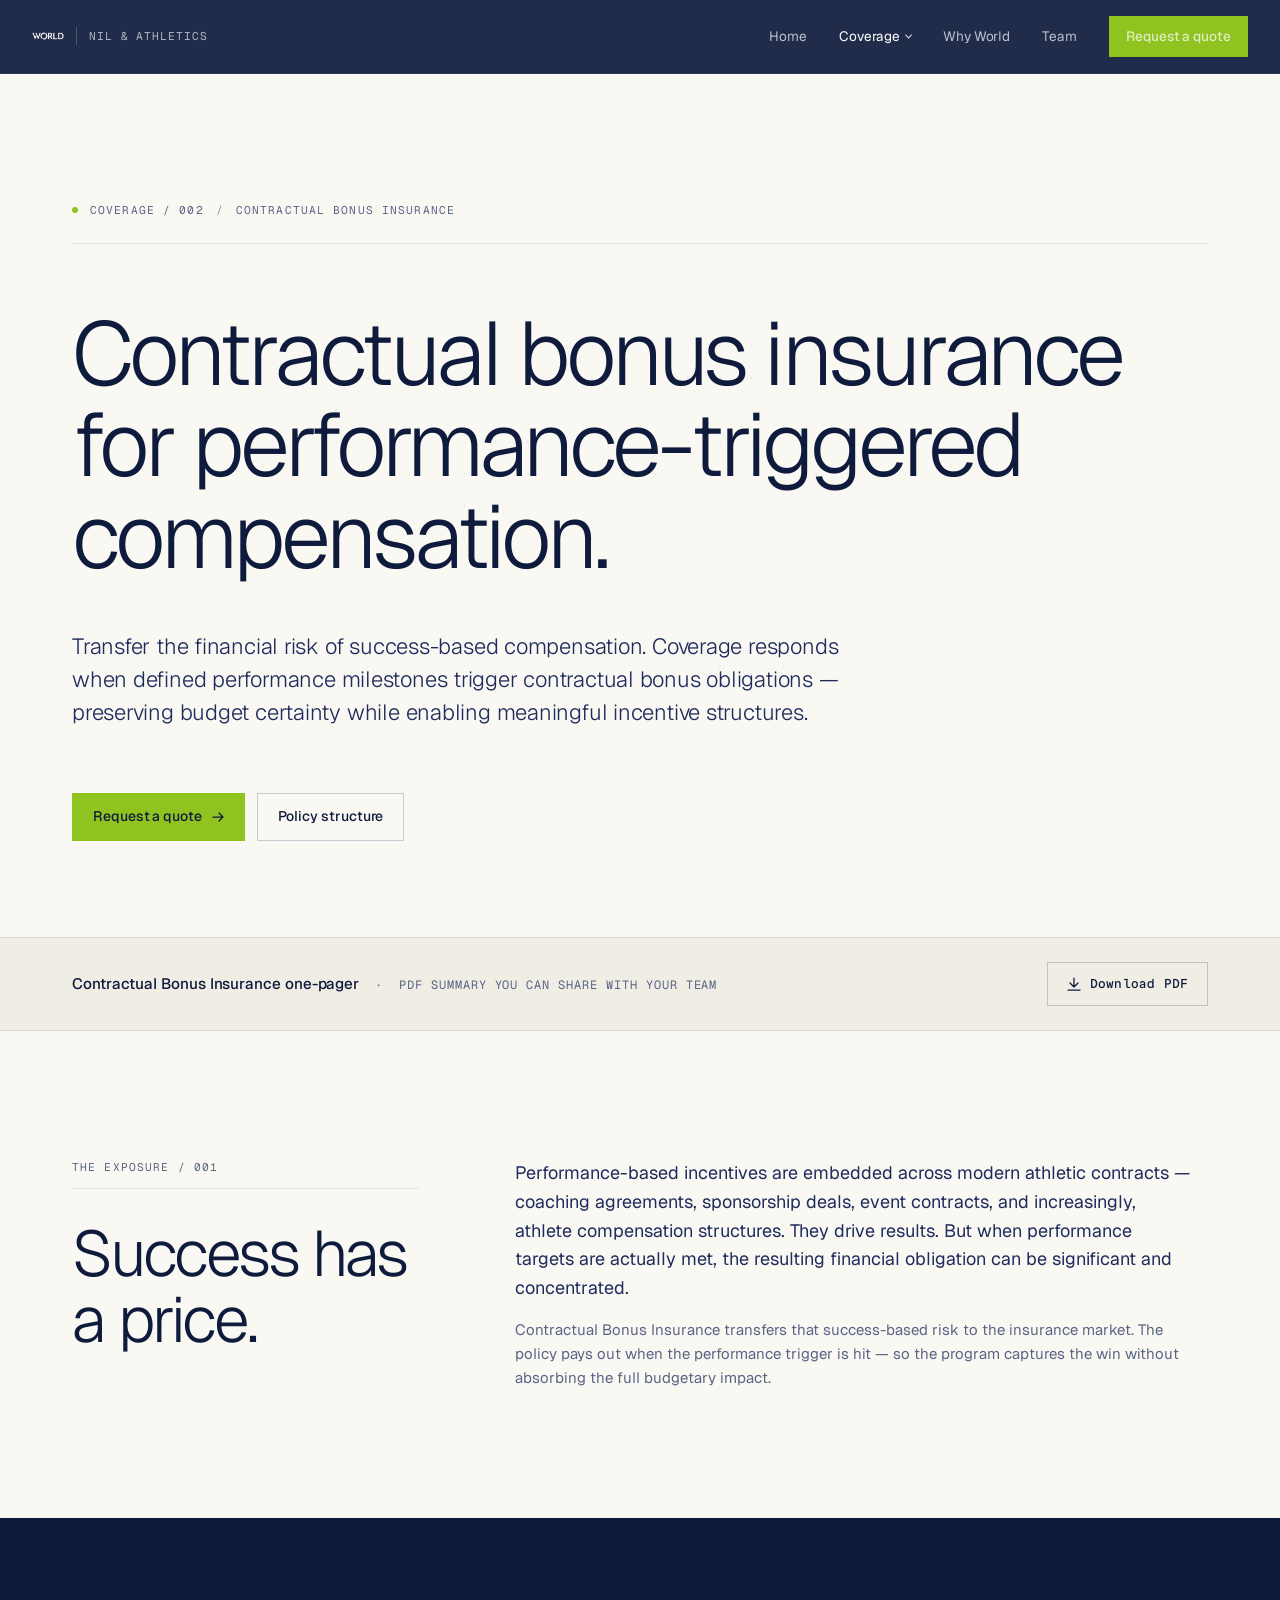
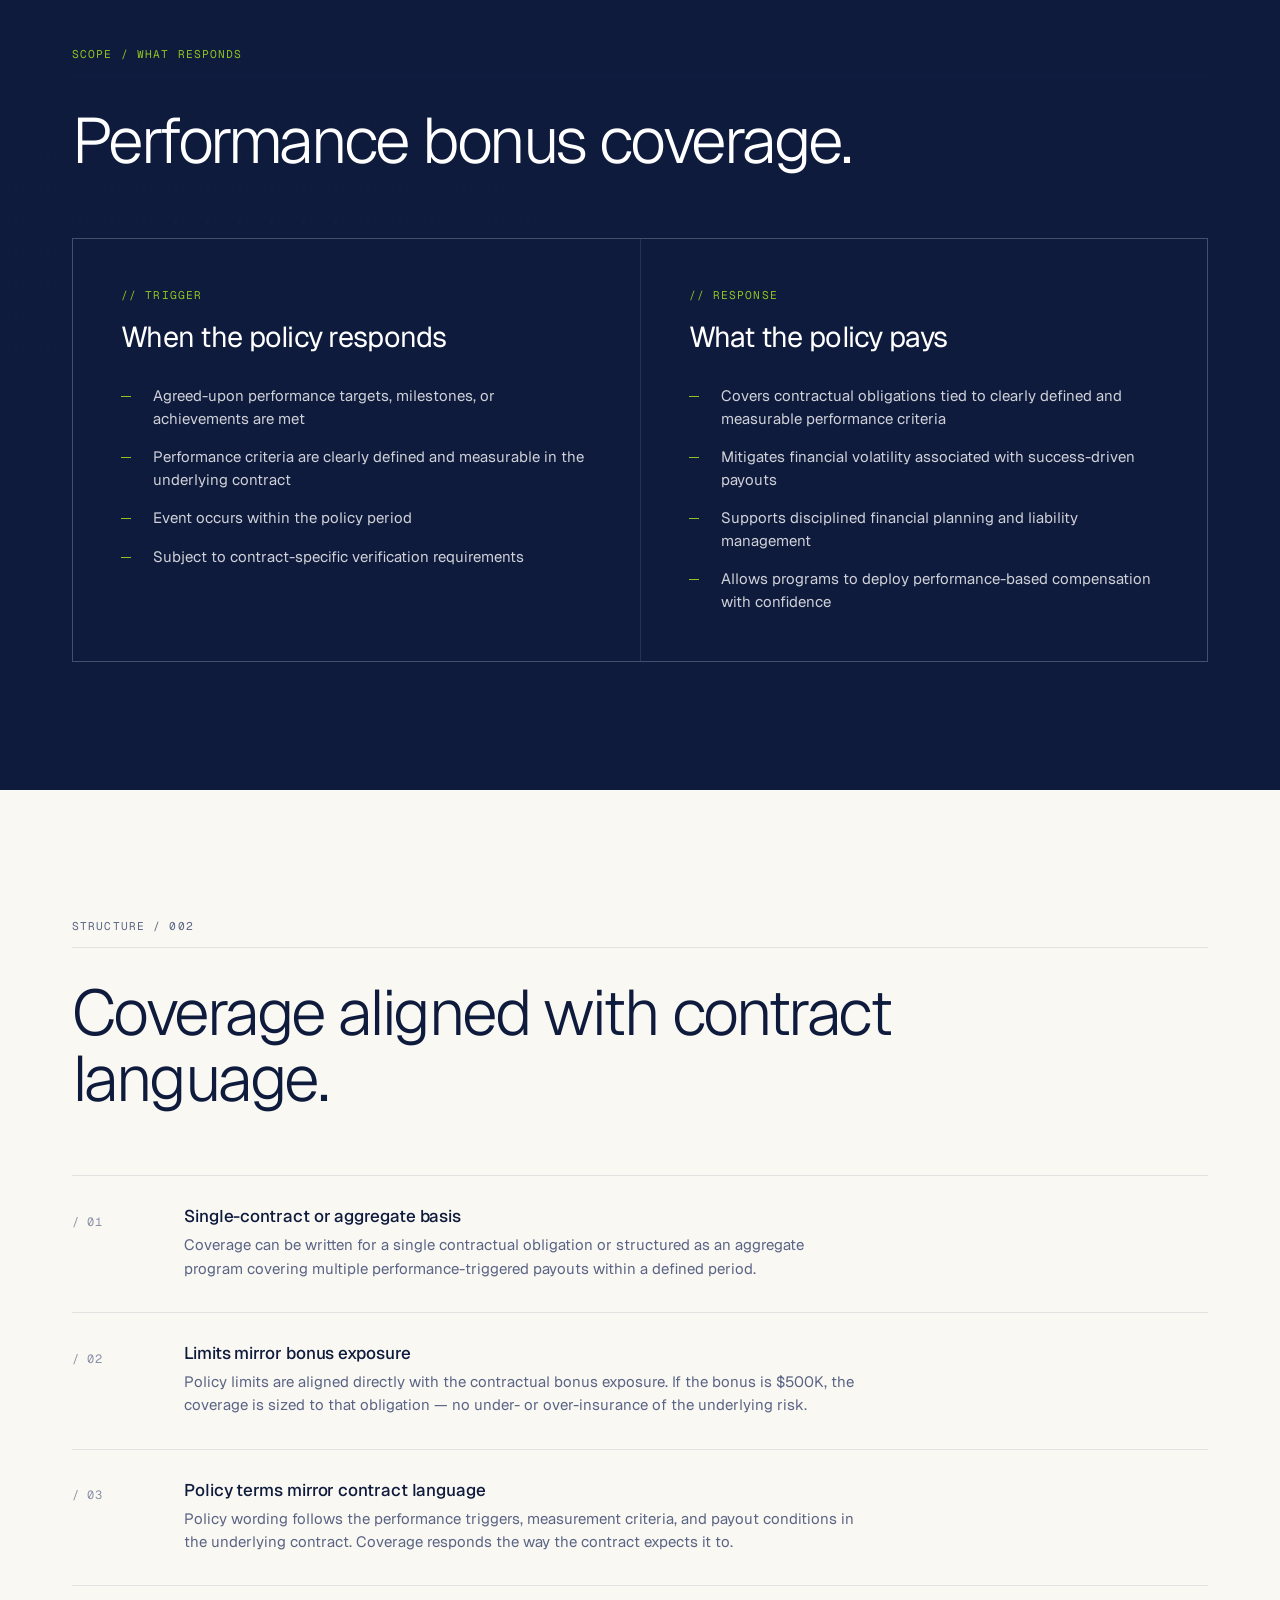
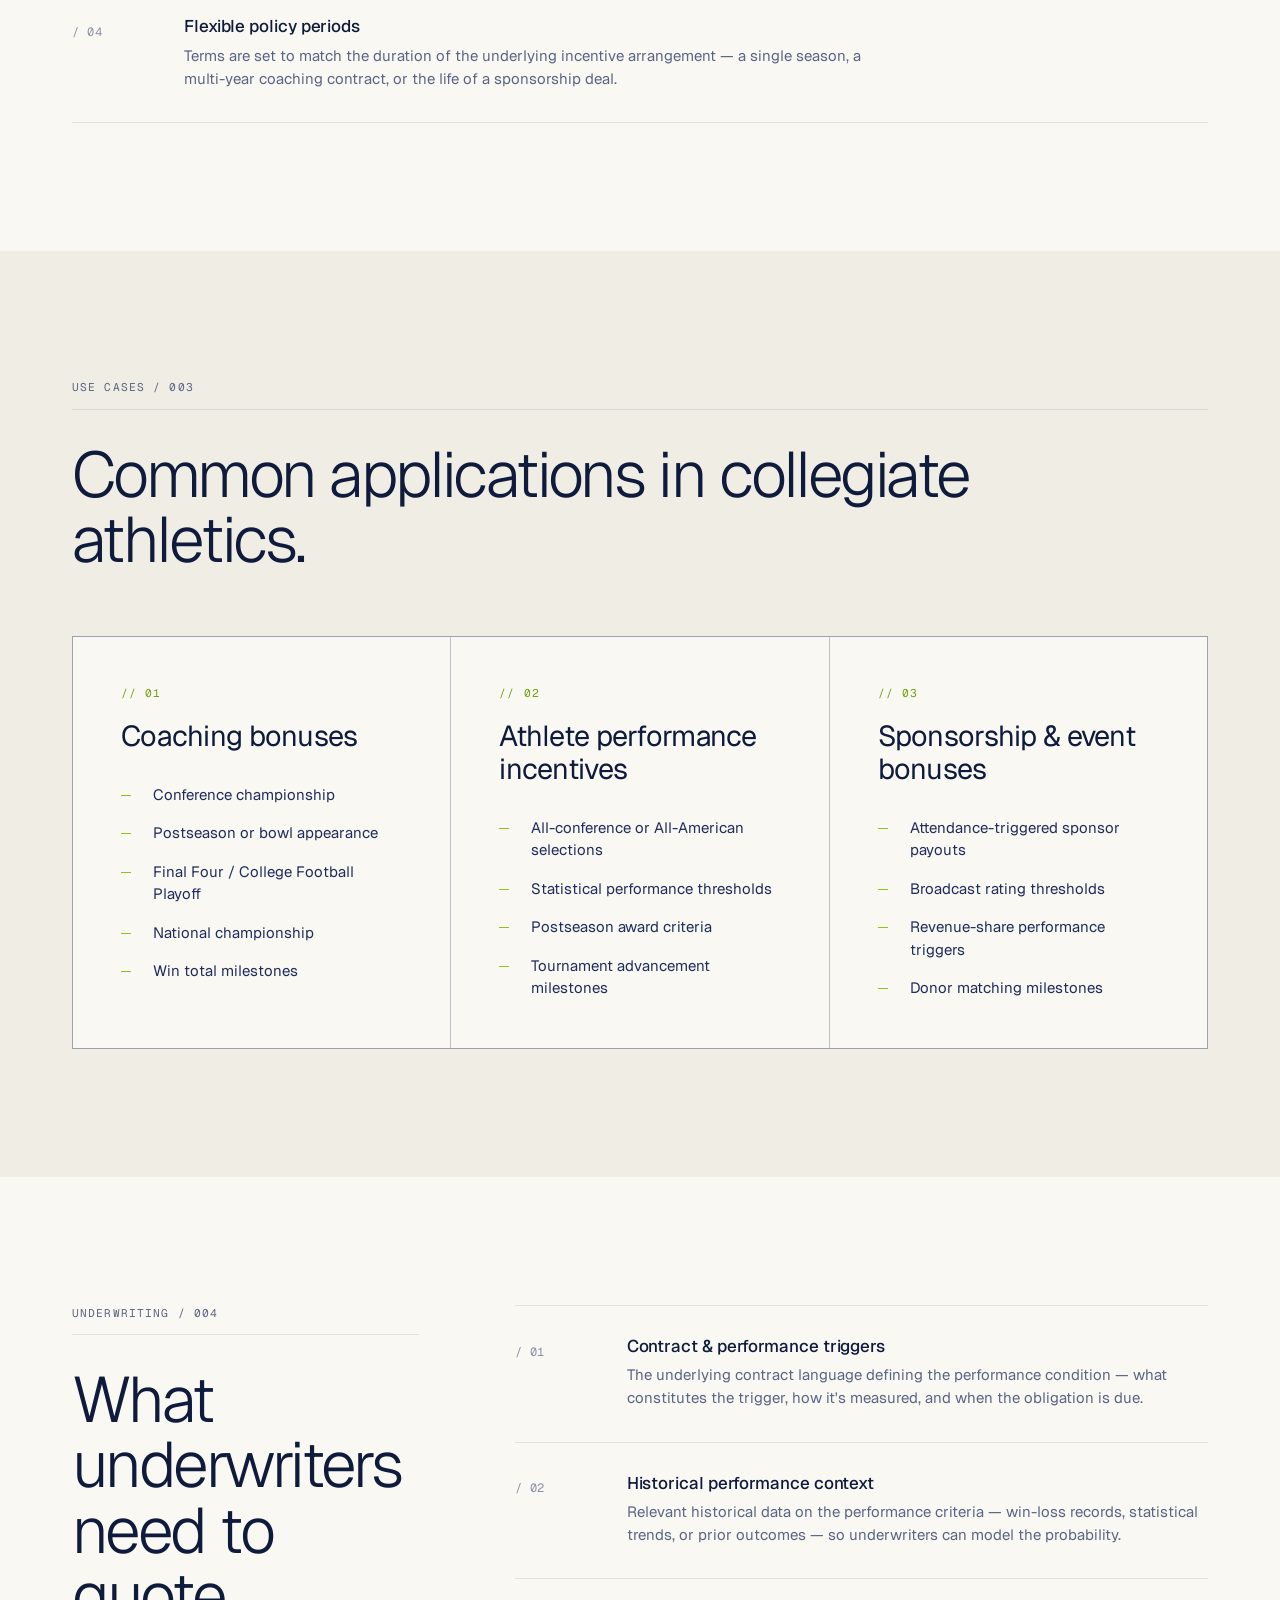
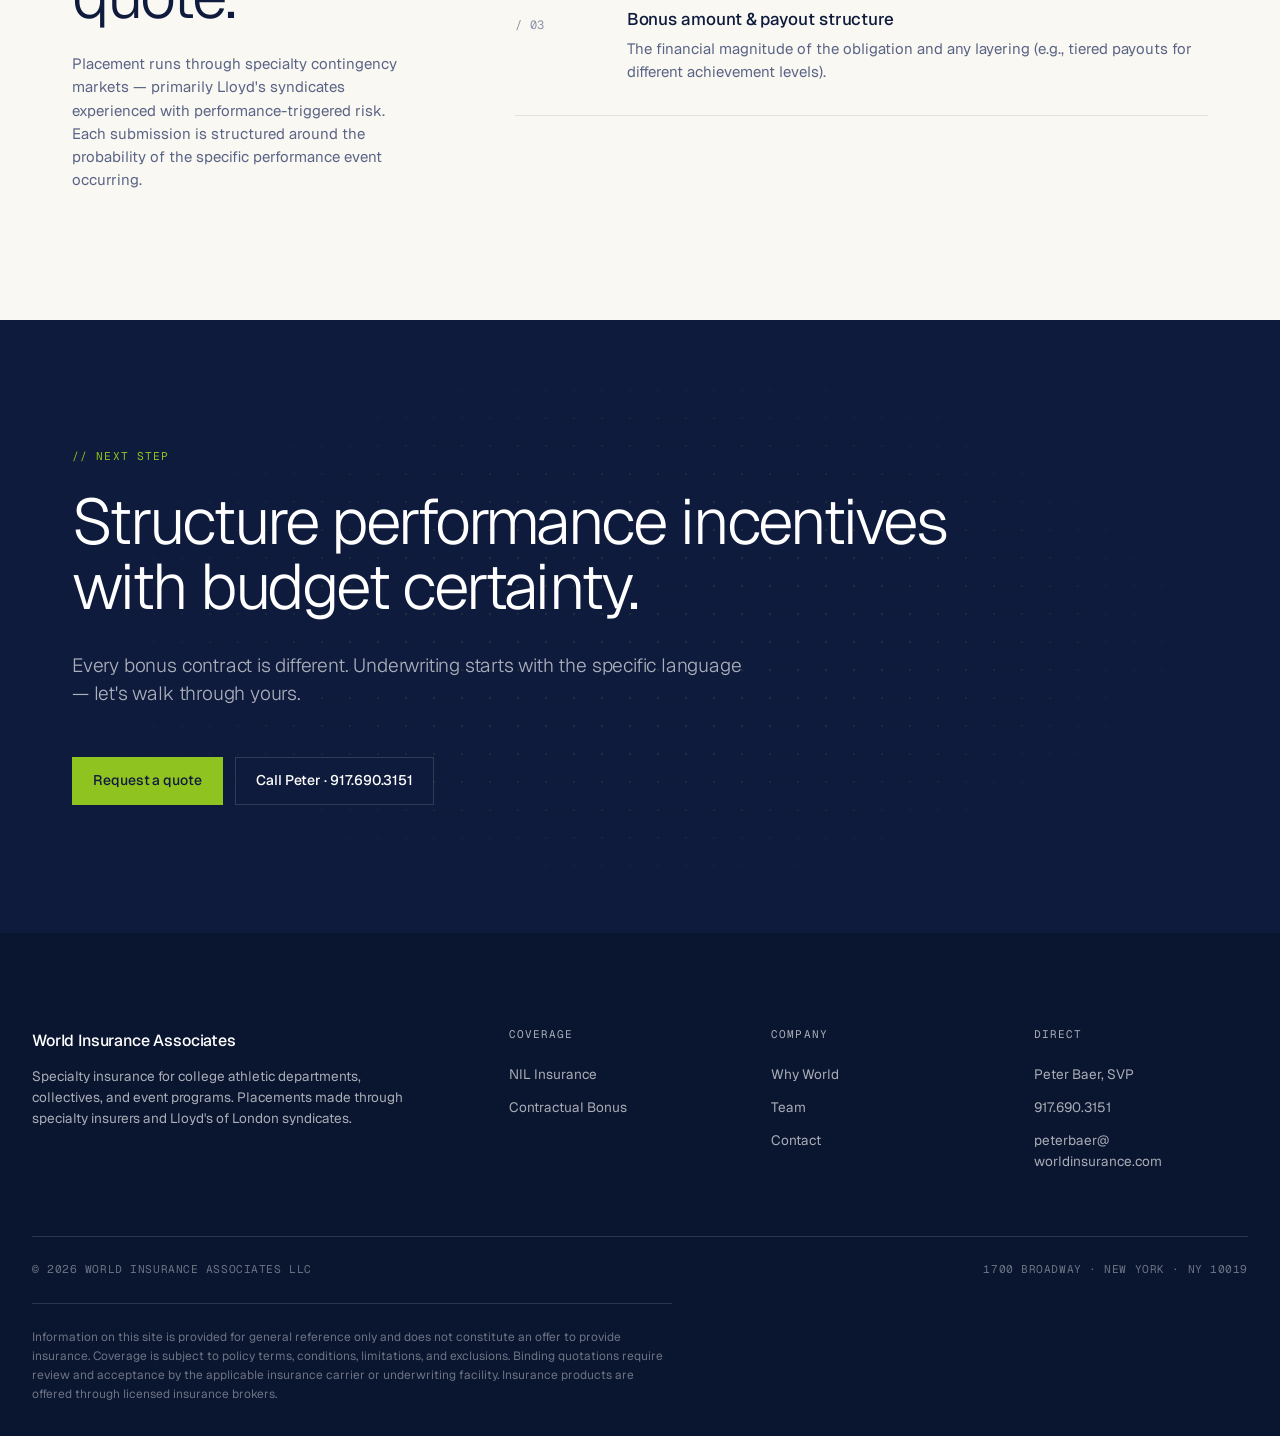
<file: contractual-bonus.html>
<!DOCTYPE html>
<html lang="en">
<head>
<meta charset="UTF-8">
<meta name="viewport" content="width=device-width, initial-scale=1.0">
<title>Contractual Bonus Insurance for Athletic Programs | World</title>
<meta name="description" content="Transfer the financial risk of performance-triggered compensation. Coverage responds when defined milestones trigger contractual bonus obligations — coaching contracts, athlete incentives, sponsorship payouts.">
<meta name="keywords" content="contractual bonus insurance, coaching bonus insurance, performance bonus insurance, athletic incentive insurance, performance-triggered coverage, sports insurance">
<meta name="robots" content="index, follow, max-image-preview:large">
<meta name="author" content="World Insurance Associates, LLC">

<!-- Canonical -->
<link rel="canonical" href="https://zachbrooker.github.io/NIL-Insurance/contractual-bonus.html">

<!-- Open Graph (Facebook, LinkedIn) -->
<meta property="og:type" content="article">
<meta property="og:url" content="https://zachbrooker.github.io/NIL-Insurance/contractual-bonus.html">
<meta property="og:title" content="Contractual Bonus Insurance for Athletic Programs | World">
<meta property="og:description" content="Transfer the financial risk of performance-triggered compensation. Coverage responds when defined milestones trigger contractual bonus obligations — coaching contracts, athlete incentives, sponsorship payouts.">
<meta property="og:image" content="https://zachbrooker.github.io/NIL-Insurance/world-logo.png">
<meta property="og:site_name" content="World NIL Insurance">
<meta property="og:locale" content="en_US">

<!-- Twitter Card -->
<meta name="twitter:card" content="summary_large_image">
<meta name="twitter:url" content="https://zachbrooker.github.io/NIL-Insurance/contractual-bonus.html">
<meta name="twitter:title" content="Contractual Bonus Insurance for Athletic Programs | World">
<meta name="twitter:description" content="Transfer the financial risk of performance-triggered compensation. Coverage responds when defined milestones trigger contractual bonus obligations — coaching contracts, athlete incentives, sponsorship payouts.">
<meta name="twitter:image" content="https://zachbrooker.github.io/NIL-Insurance/world-logo.png">

<!-- Favicon -->
<link rel="icon" type="image/png" href="world-logo.png">

<!-- JSON-LD Organization Schema -->
<script type="application/ld+json">
{
  "@context": "https://schema.org",
  "@type": "FinancialService",
  "name": "World Insurance Associates — NIL & Athletics Practice",
  "alternateName": "World NIL Insurance",
  "description": "Specialty insurance for Name, Image & Likeness (NIL) agreements, revenue-share commitments, contractual bonuses, and performance-based incentives for college athletic departments. Underwritten through Lloyd's of London.",
  "url": "https://zachbrooker.github.io/NIL-Insurance/",
  "logo": "https://zachbrooker.github.io/NIL-Insurance/world-logo.png",
  "parentOrganization": {
    "@type": "Organization",
    "name": "World Insurance Associates, LLC",
    "url": "https://www.worldinsurance.com/",
    "foundingDate": "2011"
  },
  "address": {
    "@type": "PostalAddress",
    "streetAddress": "1700 Broadway",
    "addressLocality": "New York",
    "addressRegion": "NY",
    "postalCode": "10019",
    "addressCountry": "US"
  },
  "contactPoint": {
    "@type": "ContactPoint",
    "telephone": "+1-917-690-3151",
    "contactType": "sales",
    "email": "peterbaer@worldinsurance.com",
    "availableLanguage": "English",
    "areaServed": "US"
  },
  "serviceType": ["NIL Insurance", "Contractual Bonus Insurance", "Specialty Athletic Insurance"],
  "areaServed": {
    "@type": "Country",
    "name": "United States"
  }
}
</script>
<link rel="preconnect" href="https://fonts.googleapis.com">
<link rel="preconnect" href="https://fonts.gstatic.com" crossorigin>
<link href="https://fonts.googleapis.com/css2?family=Geist:wght@300;400;500;600&family=Geist+Mono:wght@400;500&display=swap" rel="stylesheet">
<link rel="stylesheet" href="styles.css">
</head>
<body>

<!-- ================= NAV ================= -->
<nav class="nav" id="nav">
  <div class="nav-inner">
    <a href="index.html" class="nav-logo">
      <img src="world-logo.png" alt="World Insurance Associates" class="mark" style="width:auto; height:32px;">
      <span class="divider"></span>
      <span class="sub">NIL &amp; Athletics</span>
    </a>
    <div class="nav-menu">
      <a href="index.html">Home</a>
      <div class="nav-dropdown">
        <button style="color: #FFFFFF">Coverage</button>
        <div class="nav-dropdown-menu">
          <a href="nil-insurance.html">
            <div class="item-mono">001</div>
            <span class="item-title">NIL Insurance</span>
            <span class="item-desc">For athletic departments &amp; collectives</span>
          </a>
          <a href="contractual-bonus.html" style="background: var(--bg-surface)">
            <div class="item-mono">002</div>
            <span class="item-title">Contractual Bonus</span>
            <span class="item-desc">Performance-triggered compensation</span>
          </a>
        </div>
      </div>
      <a href="why-world.html">Why World</a>
      <a href="team.html">Team</a>
      <a href="contact.html" class="btn btn-accent" style="padding:0.55rem 1rem">Request a quote</a>
    </div>
    <button class="nav-mobile-toggle" aria-label="Toggle menu" onclick="document.getElementById('nav').dataset.open = document.getElementById('nav').dataset.open === 'true' ? 'false' : 'true'">
      <span></span>
    </button>
  </div>
</nav>

<!-- ================= HERO ================= -->
<section class="hero">
  <div class="wrap">
    <div class="hero-meta reveal reveal-1">
      <span class="dot"></span>
      <span>Coverage / 002</span>
      <span class="divider">/</span>
      <span>Contractual Bonus Insurance</span>
    </div>

    <h1 class="reveal reveal-2">Contractual bonus insurance for performance-triggered compensation.</h1>

    <p class="lead hero-lead reveal reveal-3">Transfer the financial risk of success-based compensation. Coverage responds when defined performance milestones trigger contractual bonus obligations — preserving budget certainty while enabling meaningful incentive structures.</p>

    <div class="hero-ctas reveal reveal-4">
      <a href="contact.html" class="btn btn-accent">
        Request a quote
        <svg class="arrow" viewBox="0 0 12 10" fill="none" xmlns="http://www.w3.org/2000/svg"><path d="M1 5H11M11 5L7 1M11 5L7 9" stroke="currentColor" stroke-width="1.25" stroke-linecap="round" stroke-linejoin="round"/></svg>
      </a>
      <a href="#structure" class="btn btn-ghost">Policy structure</a>
    </div>
  </div>
</section>

<!-- ================= DOWNLOAD STRIP ================= -->
<section class="download-strip" style="padding: var(--s-5) 0">
  <div class="wrap">
    <div class="download-label">
      <strong>Contractual Bonus Insurance one-pager</strong> &nbsp;·&nbsp; PDF summary you can share with your team
    </div>
    <a href="world-contractual-bonus-prize-contest.pdf" class="btn btn-download" download>
      <svg class="download-icon" viewBox="0 0 14 14" fill="none" xmlns="http://www.w3.org/2000/svg"><path d="M7 1V10M7 10L3 6M7 10L11 6M1 13H13" stroke="currentColor" stroke-width="1.25" stroke-linecap="round" stroke-linejoin="round"/></svg>
      Download PDF
    </a>
  </div>
</section>

<!-- ================= THE EXPOSURE ================= -->
<section>
  <div class="wrap">
    <div class="split">
      <div>
        <span class="eyebrow" style="display:block; margin-bottom:var(--s-6); padding-bottom:var(--s-3); border-bottom:1px solid var(--line)">The exposure / 001</span>
        <h2>Success has a price.</h2>
      </div>
      <div class="prose">
        <p style="font-size: 1.125rem; color: var(--fg); line-height: 1.6">Performance-based incentives are embedded across modern athletic contracts — coaching agreements, sponsorship deals, event contracts, and increasingly, athlete compensation structures. They drive results. But when performance targets are actually met, the resulting financial obligation can be significant and concentrated.</p>
        <p style="color: var(--fg-muted); line-height: 1.6">Contractual Bonus Insurance transfers that success-based risk to the insurance market. The policy pays out when the performance trigger is hit — so the program captures the win without absorbing the full budgetary impact.</p>
      </div>
    </div>
  </div>
</section>

<!-- ================= WHAT IT COVERS (dark band) ================= -->
<section class="section-dark">
  <div class="wrap">
    <div class="section-header">
      <span class="eyebrow" style="color: var(--accent)">Scope / What responds</span>
      <h2>Performance bonus coverage.</h2>
    </div>

    <div class="coverage-grid coverage-grid-dark">
      <div class="coverage-block">
        <span class="eyebrow">// Trigger</span>
        <h3>When the policy responds</h3>
        <ul>
          <li>Agreed-upon performance targets, milestones, or achievements are met</li>
          <li>Performance criteria are clearly defined and measurable in the underlying contract</li>
          <li>Event occurs within the policy period</li>
          <li>Subject to contract-specific verification requirements</li>
        </ul>
      </div>
      <div class="coverage-block">
        <span class="eyebrow">// Response</span>
        <h3>What the policy pays</h3>
        <ul>
          <li>Covers contractual obligations tied to clearly defined and measurable performance criteria</li>
          <li>Mitigates financial volatility associated with success-driven payouts</li>
          <li>Supports disciplined financial planning and liability management</li>
          <li>Allows programs to deploy performance-based compensation with confidence</li>
        </ul>
      </div>
    </div>
  </div>
</section>

<!-- ================= POLICY STRUCTURE ================= -->
<section id="structure">
  <div class="wrap">
    <div class="section-header">
      <span class="eyebrow">Structure / 002</span>
      <h2>Coverage aligned with contract language.</h2>
    </div>

    <ol class="feature-list">
      <li>
        <span class="num">/ 01</span>
        <div>
          <h4>Single-contract or aggregate basis</h4>
          <p>Coverage can be written for a single contractual obligation or structured as an aggregate program covering multiple performance-triggered payouts within a defined period.</p>
        </div>
      </li>
      <li>
        <span class="num">/ 02</span>
        <div>
          <h4>Limits mirror bonus exposure</h4>
          <p>Policy limits are aligned directly with the contractual bonus exposure. If the bonus is $500K, the coverage is sized to that obligation — no under- or over-insurance of the underlying risk.</p>
        </div>
      </li>
      <li>
        <span class="num">/ 03</span>
        <div>
          <h4>Policy terms mirror contract language</h4>
          <p>Policy wording follows the performance triggers, measurement criteria, and payout conditions in the underlying contract. Coverage responds the way the contract expects it to.</p>
        </div>
      </li>
      <li>
        <span class="num">/ 04</span>
        <div>
          <h4>Flexible policy periods</h4>
          <p>Terms are set to match the duration of the underlying incentive arrangement — a single season, a multi-year coaching contract, or the life of a sponsorship deal.</p>
        </div>
      </li>
    </ol>
  </div>
</section>

<!-- ================= USE CASES ================= -->
<section style="background: var(--bg-alt)">
  <div class="wrap">
    <div class="section-header">
      <span class="eyebrow">Use cases / 003</span>
      <h2>Common applications in collegiate athletics.</h2>
    </div>

    <div class="coverage-grid" style="grid-template-columns: 1fr 1fr 1fr">
      <div class="coverage-block">
        <span class="eyebrow">// 01</span>
        <h3>Coaching bonuses</h3>
        <ul>
          <li>Conference championship</li>
          <li>Postseason or bowl appearance</li>
          <li>Final Four / College Football Playoff</li>
          <li>National championship</li>
          <li>Win total milestones</li>
        </ul>
      </div>
      <div class="coverage-block">
        <span class="eyebrow">// 02</span>
        <h3>Athlete performance incentives</h3>
        <ul>
          <li>All-conference or All-American selections</li>
          <li>Statistical performance thresholds</li>
          <li>Postseason award criteria</li>
          <li>Tournament advancement milestones</li>
        </ul>
      </div>
      <div class="coverage-block">
        <span class="eyebrow">// 03</span>
        <h3>Sponsorship &amp; event bonuses</h3>
        <ul>
          <li>Attendance-triggered sponsor payouts</li>
          <li>Broadcast rating thresholds</li>
          <li>Revenue-share performance triggers</li>
          <li>Donor matching milestones</li>
        </ul>
      </div>
    </div>
  </div>
</section>

<!-- ================= UNDERWRITING ================= -->
<section>
  <div class="wrap">
    <div class="split">
      <div>
        <span class="eyebrow" style="display:block; margin-bottom:var(--s-6); padding-bottom:var(--s-3); border-bottom:1px solid var(--line)">Underwriting / 004</span>
        <h2>What underwriters need to quote.</h2>
        <p class="prose prose-muted" style="margin-top:var(--s-5); max-width: 36ch">Placement runs through specialty contingency markets — primarily Lloyd's syndicates experienced with performance-triggered risk. Each submission is structured around the probability of the specific performance event occurring.</p>
      </div>

      <ol class="feature-list">
        <li>
          <span class="num">/ 01</span>
          <div>
            <h4>Contract &amp; performance triggers</h4>
            <p>The underlying contract language defining the performance condition — what constitutes the trigger, how it's measured, and when the obligation is due.</p>
          </div>
        </li>
        <li>
          <span class="num">/ 02</span>
          <div>
            <h4>Historical performance context</h4>
            <p>Relevant historical data on the performance criteria — win-loss records, statistical trends, or prior outcomes — so underwriters can model the probability.</p>
          </div>
        </li>
        <li>
          <span class="num">/ 03</span>
          <div>
            <h4>Bonus amount &amp; payout structure</h4>
            <p>The financial magnitude of the obligation and any layering (e.g., tiered payouts for different achievement levels).</p>
          </div>
        </li>
      </ol>
    </div>
  </div>
</section>

<!-- ================= CTA PANEL ================= -->
<section class="cta-panel">
  <div class="wrap">
    <span class="eyebrow eyebrow-accent" style="display:block; margin-bottom:var(--s-5)">// Next step</span>
    <h2>Structure performance incentives with budget certainty.</h2>
    <p class="lead">Every bonus contract is different. Underwriting starts with the specific language — let's walk through yours.</p>
    <div class="hero-ctas">
      <a href="contact.html" class="btn btn-accent">Request a quote</a>
      <a href="tel:9176903151" class="btn btn-ghost">Call Peter · 917.690.3151</a>
    </div>
  </div>
</section>

<!-- ================= FOOTER ================= -->
<footer class="footer">
  <div class="wrap-wide">
    <div class="footer-grid">
      <div>
        <div class="footer-brand">
          <span>World Insurance Associates</span>
        </div>
        <p class="footer-brand-desc">Specialty insurance for college athletic departments, collectives, and event programs. Placements made through specialty insurers and Lloyd's of London syndicates.</p>
      </div>
      <div>
        <h5>Coverage</h5>
        <ul>
          <li><a href="nil-insurance.html">NIL Insurance</a></li>
          <li><a href="contractual-bonus.html">Contractual Bonus</a></li>
        </ul>
      </div>
      <div>
        <h5>Company</h5>
        <ul>
          <li><a href="why-world.html">Why World</a></li>
          <li><a href="team.html">Team</a></li>
          <li><a href="contact.html">Contact</a></li>
        </ul>
      </div>
      <div>
        <h5>Direct</h5>
        <ul>
          <li>Peter Baer, SVP</li>
          <li><a href="tel:9176903151">917.690.3151</a></li>
          <li><a href="mailto:peterbaer@worldinsurance.com" style="word-break:break-all">peterbaer@<br>worldinsurance.com</a></li>
        </ul>
      </div>
    </div>

    <div class="footer-meta">
      <div>© <span id="year"></span> World Insurance Associates LLC</div>
      <div>1700 Broadway · New York · NY 10019</div>
    </div>

    <div class="footer-disclaimer">
      Information on this site is provided for general reference only and does not constitute an offer to provide insurance. Coverage is subject to policy terms, conditions, limitations, and exclusions. Binding quotations require review and acceptance by the applicable insurance carrier or underwriting facility. Insurance products are offered through licensed insurance brokers.
    </div>
  </div>
</footer>

<script>
  document.getElementById('year').textContent = new Date().getFullYear();
</script>

</body>
</html>
</file>
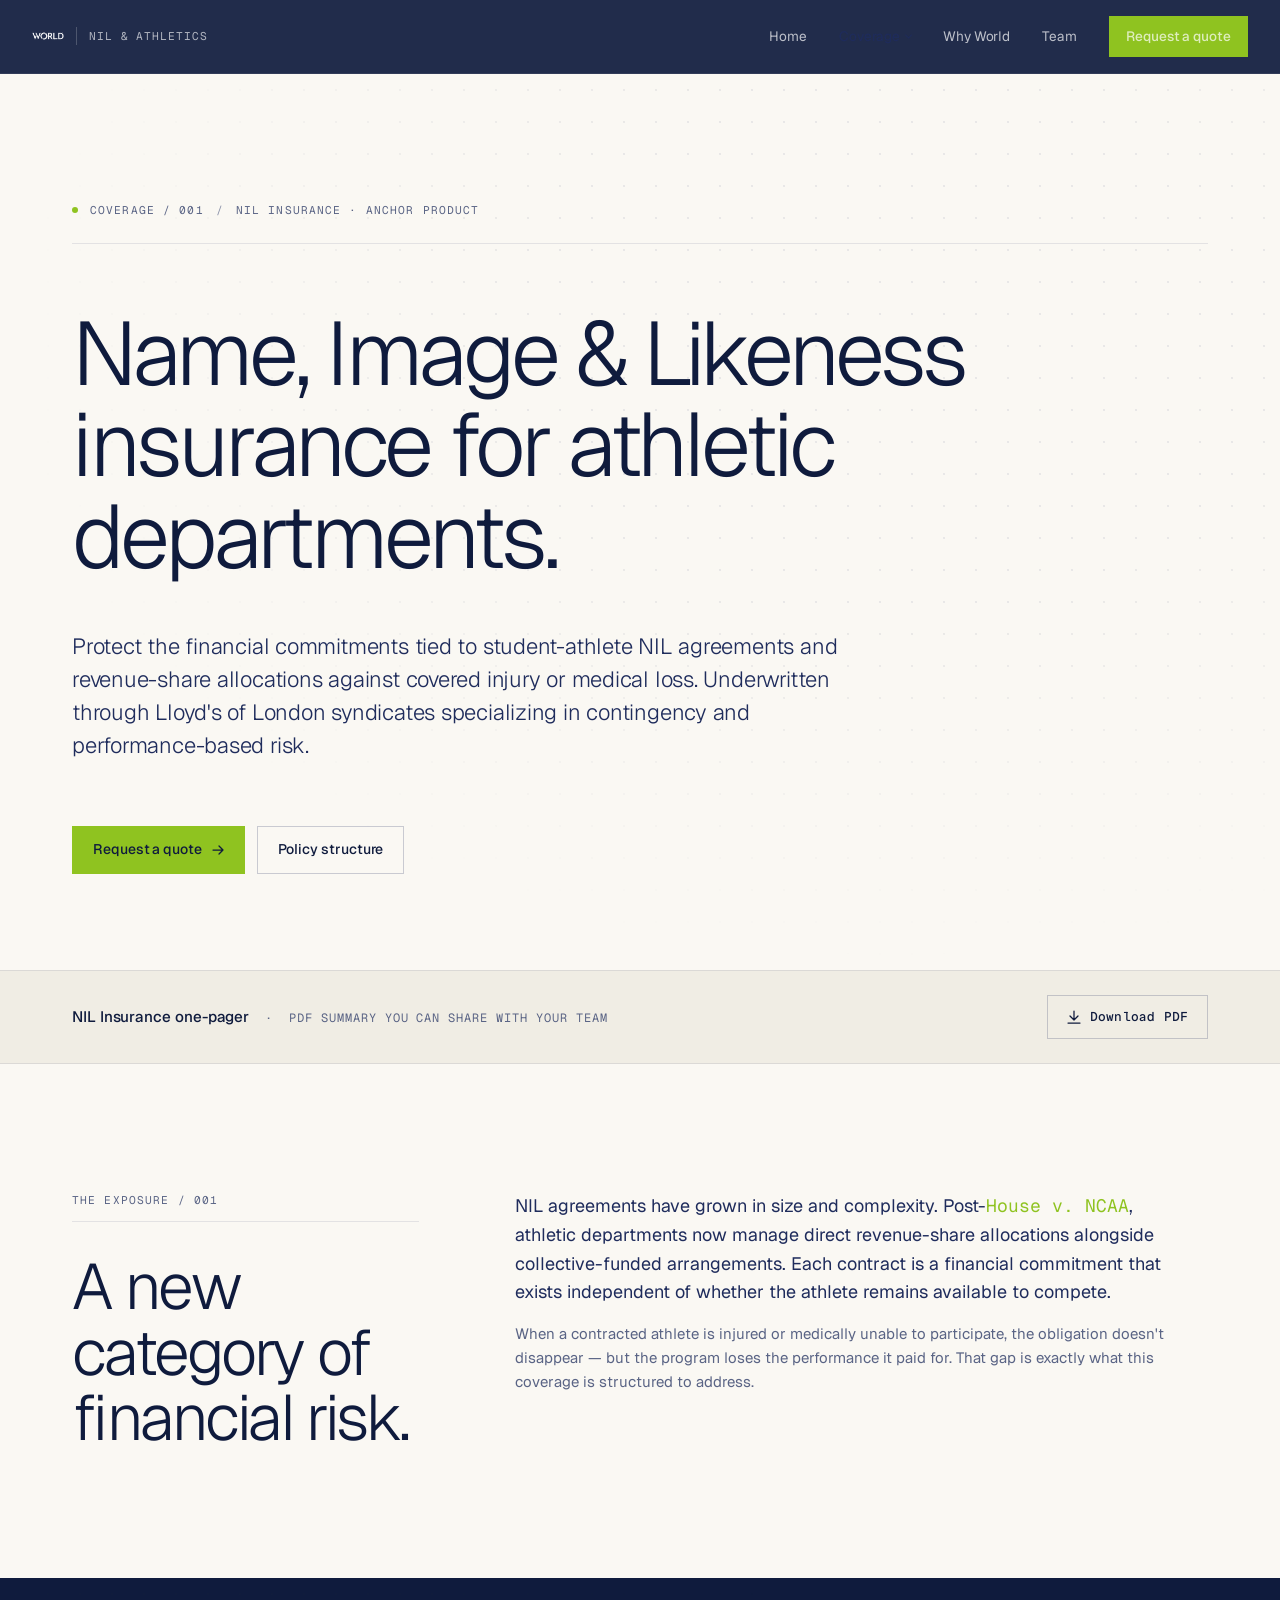
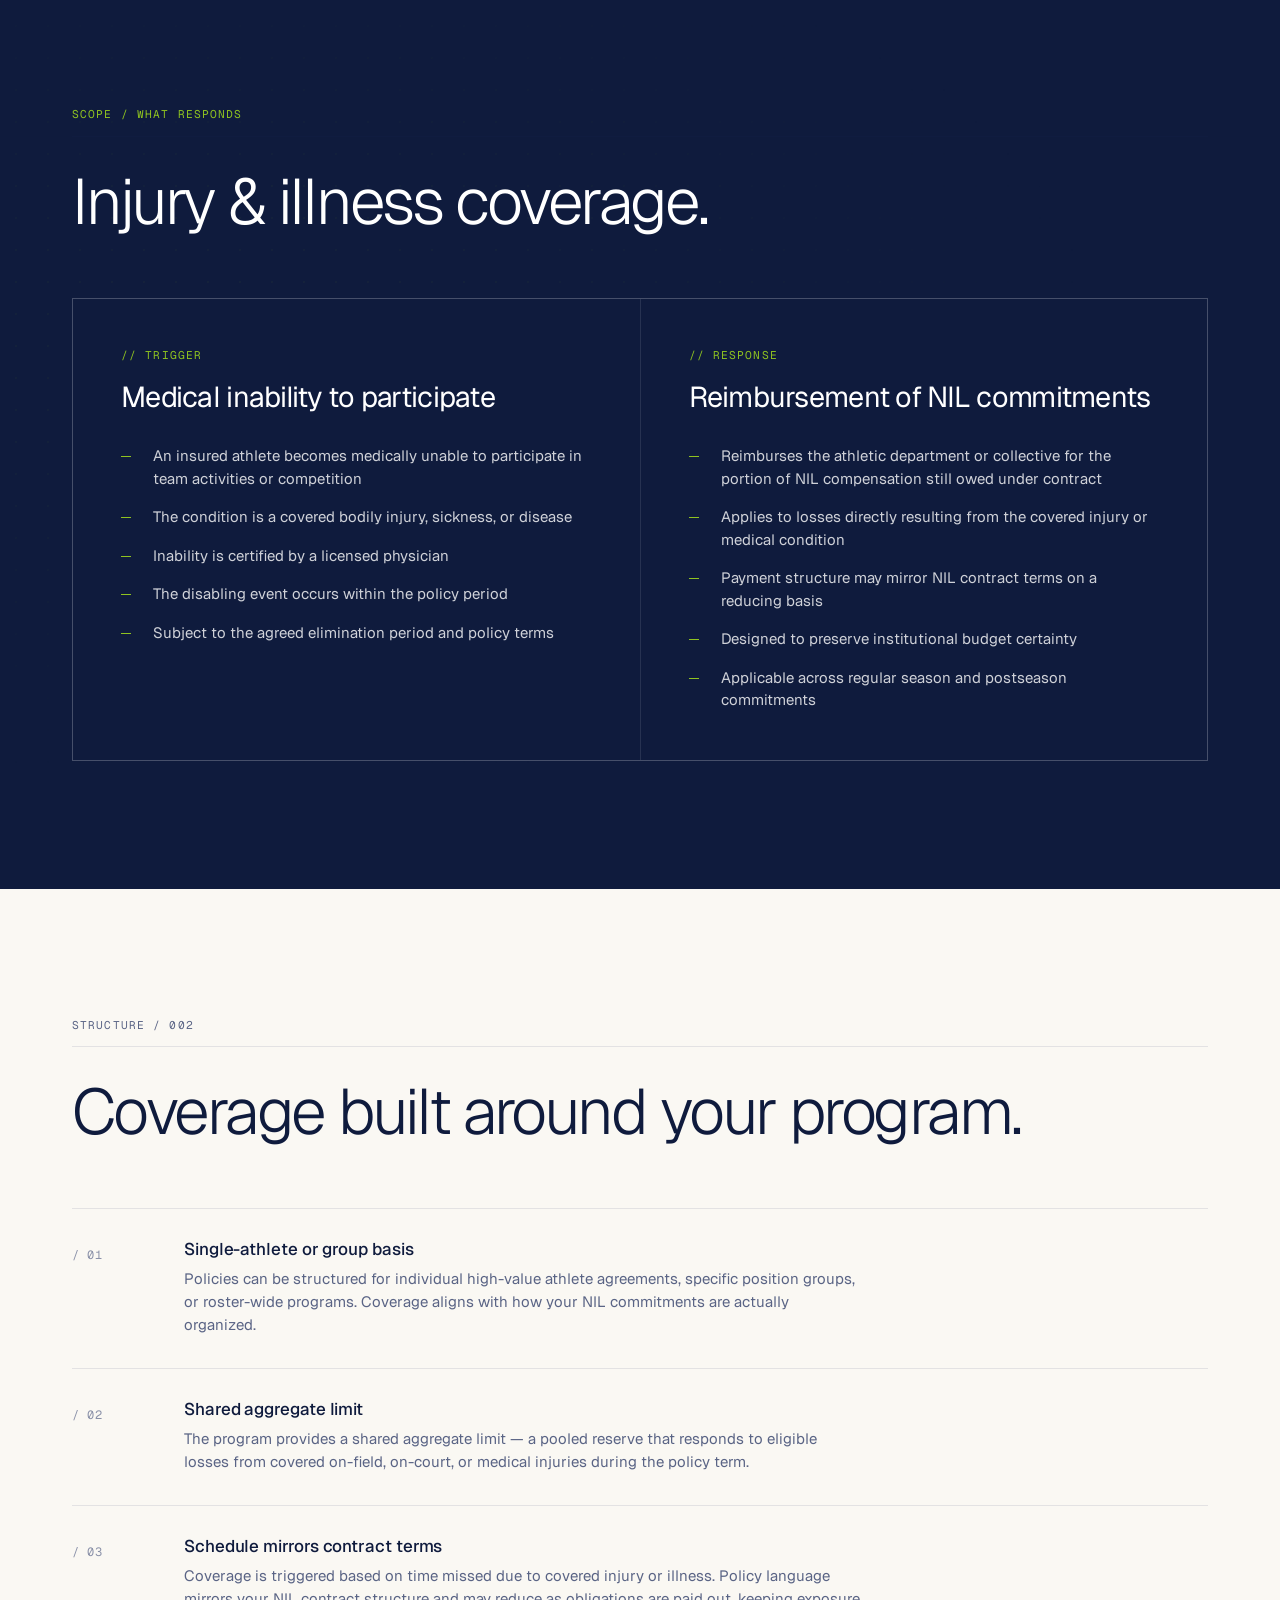
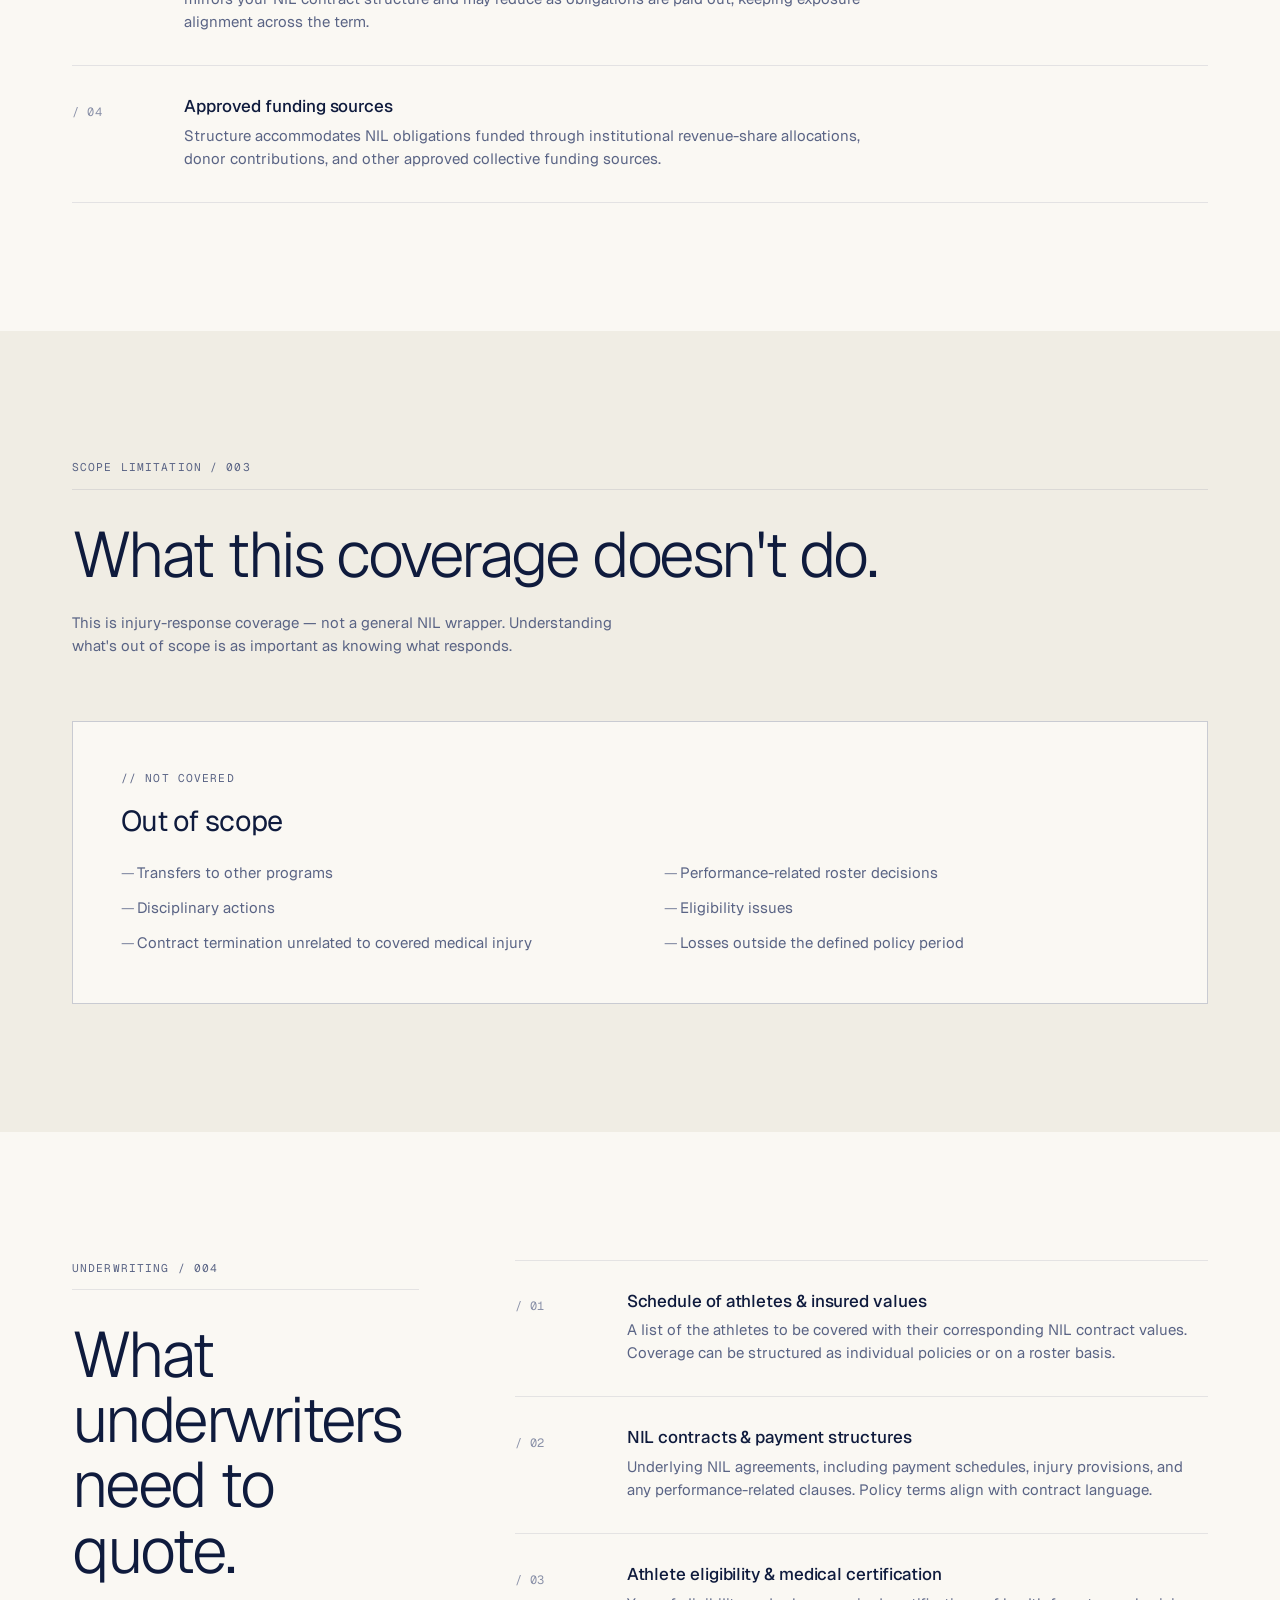
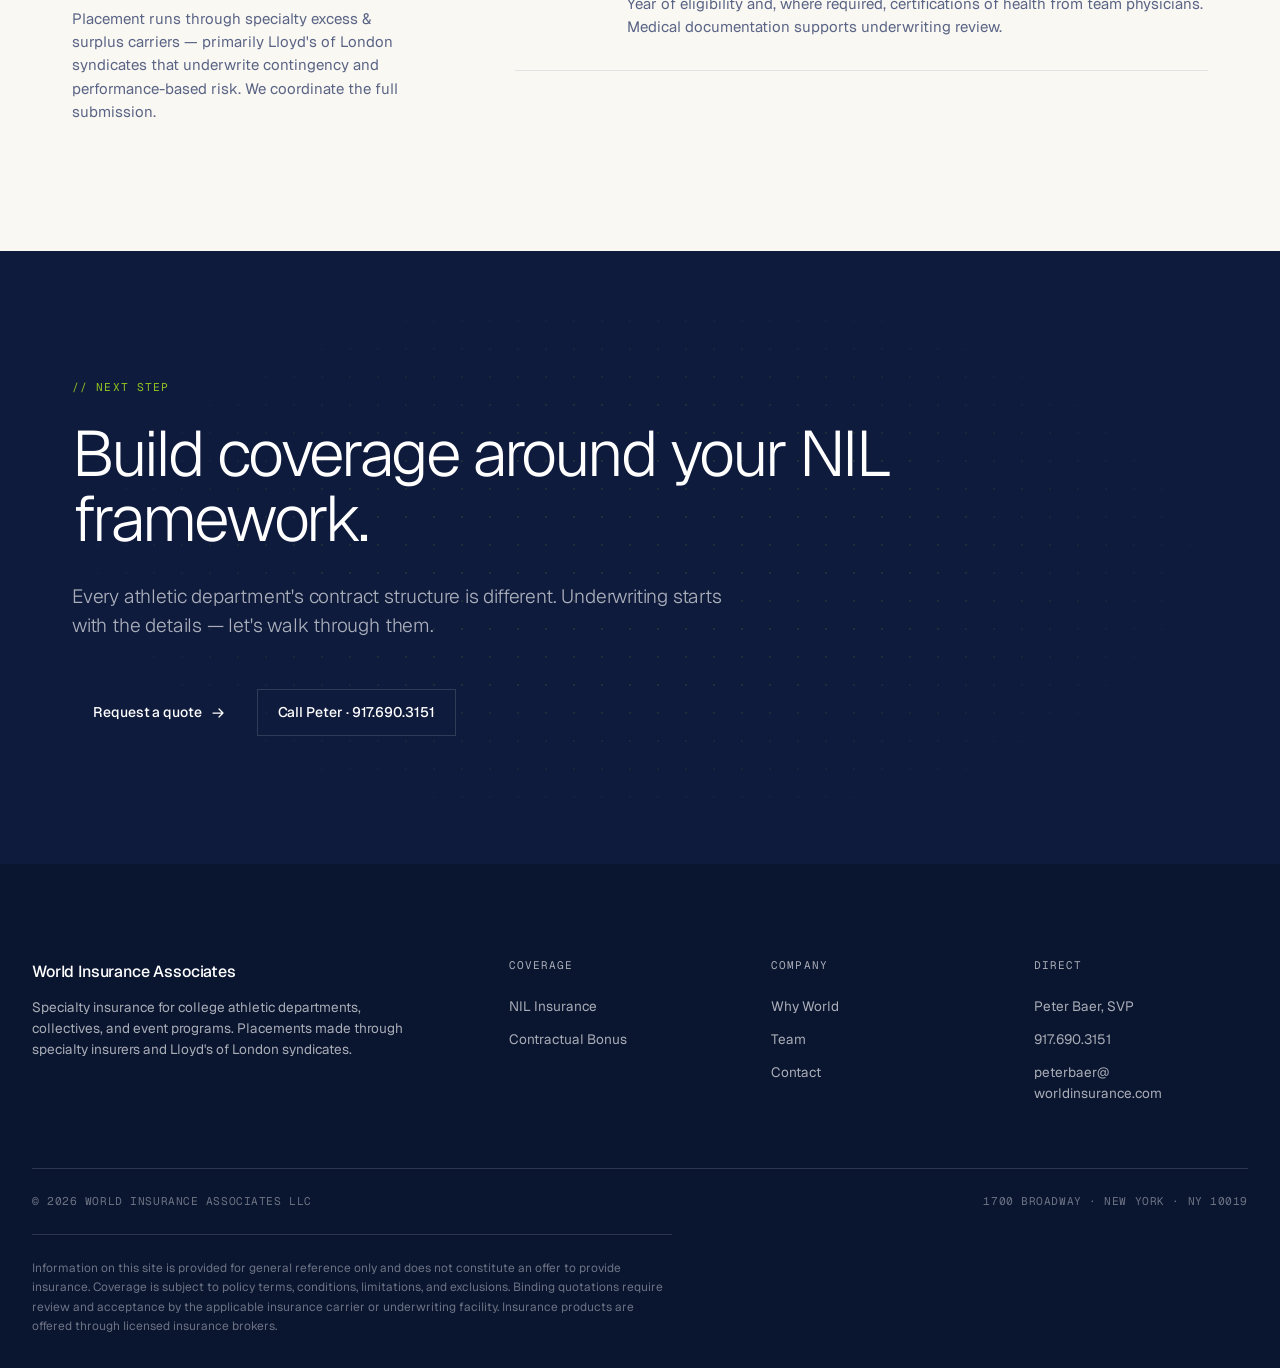
<file: nil-insurance.html>
<!DOCTYPE html>
<html lang="en">
<head>
<meta charset="UTF-8">
<meta name="viewport" content="width=device-width, initial-scale=1.0">
<title>NIL Insurance for Athletic Departments & Collectives | World</title>
<meta name="description" content="Name, Image & Likeness insurance protecting athletic department and collective financial commitments against covered injury or medical loss. Policies structured around your NIL contracts.">
<meta name="keywords" content="NIL insurance, NIL insurance policy, college NIL insurance, NIL injury coverage, NIL contract insurance, NIL risk transfer, athletic department NIL coverage">
<meta name="robots" content="index, follow, max-image-preview:large">
<meta name="author" content="World Insurance Associates, LLC">

<!-- Canonical -->
<link rel="canonical" href="https://zachbrooker.github.io/NIL-Insurance/nil-insurance.html">

<!-- Open Graph (Facebook, LinkedIn) -->
<meta property="og:type" content="article">
<meta property="og:url" content="https://zachbrooker.github.io/NIL-Insurance/nil-insurance.html">
<meta property="og:title" content="NIL Insurance for Athletic Departments & Collectives | World">
<meta property="og:description" content="Name, Image & Likeness insurance protecting athletic department and collective financial commitments against covered injury or medical loss. Policies structured around your NIL contracts.">
<meta property="og:image" content="https://zachbrooker.github.io/NIL-Insurance/world-logo.png">
<meta property="og:site_name" content="World NIL Insurance">
<meta property="og:locale" content="en_US">

<!-- Twitter Card -->
<meta name="twitter:card" content="summary_large_image">
<meta name="twitter:url" content="https://zachbrooker.github.io/NIL-Insurance/nil-insurance.html">
<meta name="twitter:title" content="NIL Insurance for Athletic Departments & Collectives | World">
<meta name="twitter:description" content="Name, Image & Likeness insurance protecting athletic department and collective financial commitments against covered injury or medical loss. Policies structured around your NIL contracts.">
<meta name="twitter:image" content="https://zachbrooker.github.io/NIL-Insurance/world-logo.png">

<!-- Favicon -->
<link rel="icon" type="image/png" href="world-logo.png">

<!-- JSON-LD Organization Schema -->
<script type="application/ld+json">
{
  "@context": "https://schema.org",
  "@type": "FinancialService",
  "name": "World Insurance Associates — NIL & Athletics Practice",
  "alternateName": "World NIL Insurance",
  "description": "Specialty insurance for Name, Image & Likeness (NIL) agreements, revenue-share commitments, contractual bonuses, and performance-based incentives for college athletic departments. Underwritten through Lloyd's of London.",
  "url": "https://zachbrooker.github.io/NIL-Insurance/",
  "logo": "https://zachbrooker.github.io/NIL-Insurance/world-logo.png",
  "parentOrganization": {
    "@type": "Organization",
    "name": "World Insurance Associates, LLC",
    "url": "https://www.worldinsurance.com/",
    "foundingDate": "2011"
  },
  "address": {
    "@type": "PostalAddress",
    "streetAddress": "1700 Broadway",
    "addressLocality": "New York",
    "addressRegion": "NY",
    "postalCode": "10019",
    "addressCountry": "US"
  },
  "contactPoint": {
    "@type": "ContactPoint",
    "telephone": "+1-917-690-3151",
    "contactType": "sales",
    "email": "peterbaer@worldinsurance.com",
    "availableLanguage": "English",
    "areaServed": "US"
  },
  "serviceType": ["NIL Insurance", "Contractual Bonus Insurance", "Specialty Athletic Insurance"],
  "areaServed": {
    "@type": "Country",
    "name": "United States"
  }
}
</script>
<link rel="preconnect" href="https://fonts.googleapis.com">
<link rel="preconnect" href="https://fonts.gstatic.com" crossorigin>
<link href="https://fonts.googleapis.com/css2?family=Geist:wght@300;400;500;600&family=Geist+Mono:wght@400;500&display=swap" rel="stylesheet">
<link rel="stylesheet" href="styles.css">
</head>
<body>

<!-- ================= NAV ================= -->
<nav class="nav" id="nav">
  <div class="nav-inner">
    <a href="index.html" class="nav-logo">
      <img src="world-logo.png" alt="World Insurance Associates" class="mark" style="width:auto; height:32px;">
      <span class="divider"></span>
      <span class="sub">NIL &amp; Athletics</span>
    </a>
    <div class="nav-menu">
      <a href="index.html">Home</a>
      <div class="nav-dropdown">
        <button style="color: var(--fg)">Coverage</button>
        <div class="nav-dropdown-menu">
          <a href="nil-insurance.html" style="background: var(--bg-raised)">
            <div class="item-mono">001</div>
            <span class="item-title">NIL Insurance</span>
            <span class="item-desc">For athletic departments &amp; collectives</span>
          </a>
          <a href="contractual-bonus.html">
            <div class="item-mono">002</div>
            <span class="item-title">Contractual Bonus</span>
            <span class="item-desc">Performance-triggered compensation</span>
          </a>
        </div>
      </div>
      <a href="why-world.html">Why World</a>
      <a href="team.html">Team</a>
      <a href="contact.html" class="btn btn-accent" style="padding:0.55rem 1rem">Request a quote</a>
    </div>
    <button class="nav-mobile-toggle" aria-label="Toggle menu" onclick="document.getElementById('nav').dataset.open = document.getElementById('nav').dataset.open === 'true' ? 'false' : 'true'">
      <span></span>
    </button>
  </div>
</nav>

<!-- ================= HERO ================= -->
<section class="hero">
  <div class="wrap">
    <div class="hero-meta reveal reveal-1">
      <span class="dot"></span>
      <span>Coverage / 001</span>
      <span class="divider">/</span>
      <span>NIL Insurance · Anchor product</span>
    </div>

    <h1 class="reveal reveal-2">Name, Image &amp; Likeness insurance for athletic departments.</h1>

    <p class="lead hero-lead reveal reveal-3">Protect the financial commitments tied to student-athlete NIL agreements and revenue-share allocations against covered injury or medical loss. Underwritten through Lloyd's of London syndicates specializing in contingency and performance-based risk.</p>

    <div class="hero-ctas reveal reveal-4">
      <a href="contact.html" class="btn btn-accent">
        Request a quote
        <svg class="arrow" viewBox="0 0 12 10" fill="none" xmlns="http://www.w3.org/2000/svg"><path d="M1 5H11M11 5L7 1M11 5L7 9" stroke="currentColor" stroke-width="1.25" stroke-linecap="round" stroke-linejoin="round"/></svg>
      </a>
      <a href="#structure" class="btn btn-ghost">Policy structure</a>
    </div>
  </div>
</section>

<!-- ================= DOWNLOAD STRIP ================= -->
<section class="download-strip" style="padding: var(--s-5) 0">
  <div class="wrap">
    <div class="download-label">
      <strong>NIL Insurance one-pager</strong> &nbsp;·&nbsp; PDF summary you can share with your team
    </div>
    <a href="world-nil-insurance.pdf" class="btn btn-download" download>
      <svg class="download-icon" viewBox="0 0 14 14" fill="none" xmlns="http://www.w3.org/2000/svg"><path d="M7 1V10M7 10L3 6M7 10L11 6M1 13H13" stroke="currentColor" stroke-width="1.25" stroke-linecap="round" stroke-linejoin="round"/></svg>
      Download PDF
    </a>
  </div>
</section>

<!-- ================= THE EXPOSURE ================= -->
<section>
  <div class="wrap">
    <div class="split">
      <div>
        <span class="eyebrow" style="display:block; margin-bottom:var(--s-6); padding-bottom:var(--s-3); border-bottom:1px solid var(--line)">The exposure / 001</span>
        <h2>A new category of financial risk.</h2>
      </div>
      <div class="prose">
        <p style="font-size: 1.125rem; color: var(--fg); line-height: 1.6">NIL agreements have grown in size and complexity. Post-<span class="mono" style="color:var(--accent)">House v. NCAA</span>, athletic departments now manage direct revenue-share allocations alongside collective-funded arrangements. Each contract is a financial commitment that exists independent of whether the athlete remains available to compete.</p>
        <p style="color: var(--fg-muted); line-height: 1.6">When a contracted athlete is injured or medically unable to participate, the obligation doesn't disappear — but the program loses the performance it paid for. That gap is exactly what this coverage is structured to address.</p>
      </div>
    </div>
  </div>
</section>

<!-- ================= WHAT IT COVERS (dark band) ================= -->
<section class="section-dark">
  <div class="wrap">
    <div class="section-header">
      <span class="eyebrow" style="color: var(--accent)">Scope / What responds</span>
      <h2>Injury &amp; illness coverage.</h2>
    </div>

    <div class="coverage-grid coverage-grid-dark">
      <div class="coverage-block">
        <span class="eyebrow">// Trigger</span>
        <h3>Medical inability to participate</h3>
        <ul>
          <li>An insured athlete becomes medically unable to participate in team activities or competition</li>
          <li>The condition is a covered bodily injury, sickness, or disease</li>
          <li>Inability is certified by a licensed physician</li>
          <li>The disabling event occurs within the policy period</li>
          <li>Subject to the agreed elimination period and policy terms</li>
        </ul>
      </div>
      <div class="coverage-block">
        <span class="eyebrow">// Response</span>
        <h3>Reimbursement of NIL commitments</h3>
        <ul>
          <li>Reimburses the athletic department or collective for the portion of NIL compensation still owed under contract</li>
          <li>Applies to losses directly resulting from the covered injury or medical condition</li>
          <li>Payment structure may mirror NIL contract terms on a reducing basis</li>
          <li>Designed to preserve institutional budget certainty</li>
          <li>Applicable across regular season and postseason commitments</li>
        </ul>
      </div>
    </div>
  </div>
</section>

<!-- ================= POLICY STRUCTURE ================= -->
<section id="structure">
  <div class="wrap">
    <div class="section-header">
      <span class="eyebrow">Structure / 002</span>
      <h2>Coverage built around your program.</h2>
    </div>

    <ol class="feature-list">
      <li>
        <span class="num">/ 01</span>
        <div>
          <h4>Single-athlete or group basis</h4>
          <p>Policies can be structured for individual high-value athlete agreements, specific position groups, or roster-wide programs. Coverage aligns with how your NIL commitments are actually organized.</p>
        </div>
      </li>
      <li>
        <span class="num">/ 02</span>
        <div>
          <h4>Shared aggregate limit</h4>
          <p>The program provides a shared aggregate limit — a pooled reserve that responds to eligible losses from covered on-field, on-court, or medical injuries during the policy term.</p>
        </div>
      </li>
      <li>
        <span class="num">/ 03</span>
        <div>
          <h4>Schedule mirrors contract terms</h4>
          <p>Coverage is triggered based on time missed due to covered injury or illness. Policy language mirrors your NIL contract structure and may reduce as obligations are paid out, keeping exposure alignment across the term.</p>
        </div>
      </li>
      <li>
        <span class="num">/ 04</span>
        <div>
          <h4>Approved funding sources</h4>
          <p>Structure accommodates NIL obligations funded through institutional revenue-share allocations, donor contributions, and other approved collective funding sources.</p>
        </div>
      </li>
    </ol>
  </div>
</section>

<!-- ================= LIMITATIONS ================= -->
<section style="background: var(--bg-alt)">
  <div class="wrap">
    <div class="section-header">
      <span class="eyebrow">Scope limitation / 003</span>
      <h2>What this coverage doesn't do.</h2>
      <p class="prose prose-muted" style="margin-top: var(--s-5); max-width: 56ch">This is injury-response coverage — not a general NIL wrapper. Understanding what's out of scope is as important as knowing what responds.</p>
    </div>

    <div class="limitations">
      <span class="eyebrow">// Not covered</span>
      <h3>Out of scope</h3>
      <ul class="limitations-grid">
        <li>Transfers to other programs</li>
        <li>Performance-related roster decisions</li>
        <li>Disciplinary actions</li>
        <li>Eligibility issues</li>
        <li>Contract termination unrelated to covered medical injury</li>
        <li>Losses outside the defined policy period</li>
      </ul>
    </div>
  </div>
</section>

<!-- ================= UNDERWRITING ================= -->
<section>
  <div class="wrap">
    <div class="split">
      <div>
        <span class="eyebrow" style="display:block; margin-bottom:var(--s-6); padding-bottom:var(--s-3); border-bottom:1px solid var(--line)">Underwriting / 004</span>
        <h2>What underwriters need to quote.</h2>
        <p class="prose prose-muted" style="margin-top:var(--s-5); max-width: 36ch">Placement runs through specialty excess &amp; surplus carriers — primarily Lloyd's of London syndicates that underwrite contingency and performance-based risk. We coordinate the full submission.</p>
      </div>

      <ol class="feature-list">
        <li>
          <span class="num">/ 01</span>
          <div>
            <h4>Schedule of athletes &amp; insured values</h4>
            <p>A list of the athletes to be covered with their corresponding NIL contract values. Coverage can be structured as individual policies or on a roster basis.</p>
          </div>
        </li>
        <li>
          <span class="num">/ 02</span>
          <div>
            <h4>NIL contracts &amp; payment structures</h4>
            <p>Underlying NIL agreements, including payment schedules, injury provisions, and any performance-related clauses. Policy terms align with contract language.</p>
          </div>
        </li>
        <li>
          <span class="num">/ 03</span>
          <div>
            <h4>Athlete eligibility &amp; medical certification</h4>
            <p>Year of eligibility and, where required, certifications of health from team physicians. Medical documentation supports underwriting review.</p>
          </div>
        </li>
      </ol>
    </div>
  </div>
</section>

<!-- ================= CTA PANEL ================= -->
<section class="cta-panel">
  <div class="wrap">
    <span class="eyebrow eyebrow-accent" style="display:block; margin-bottom:var(--s-5)">// Next step</span>
    <h2>Build coverage around your NIL framework.</h2>
    <p class="lead">Every athletic department's contract structure is different. Underwriting starts with the details — let's walk through them.</p>
    <div class="hero-ctas">
      <a href="contact.html" class="btn btn-primary">
        Request a quote
        <svg class="arrow" viewBox="0 0 12 10" fill="none" xmlns="http://www.w3.org/2000/svg"><path d="M1 5H11M11 5L7 1M11 5L7 9" stroke="currentColor" stroke-width="1.25" stroke-linecap="round" stroke-linejoin="round"/></svg>
      </a>
      <a href="tel:9176903151" class="btn btn-ghost">Call Peter · 917.690.3151</a>
    </div>
  </div>
</section>

<!-- ================= FOOTER ================= -->
<footer class="footer">
  <div class="wrap-wide">
    <div class="footer-grid">
      <div>
        <div class="footer-brand">
          <span>World Insurance Associates</span>
        </div>
        <p class="footer-brand-desc">Specialty insurance for college athletic departments, collectives, and event programs. Placements made through specialty insurers and Lloyd's of London syndicates.</p>
      </div>
      <div>
        <h5>Coverage</h5>
        <ul>
          <li><a href="nil-insurance.html">NIL Insurance</a></li>
          <li><a href="contractual-bonus.html">Contractual Bonus</a></li>
        </ul>
      </div>
      <div>
        <h5>Company</h5>
        <ul>
          <li><a href="why-world.html">Why World</a></li>
          <li><a href="team.html">Team</a></li>
          <li><a href="contact.html">Contact</a></li>
        </ul>
      </div>
      <div>
        <h5>Direct</h5>
        <ul>
          <li>Peter Baer, SVP</li>
          <li><a href="tel:9176903151">917.690.3151</a></li>
          <li><a href="mailto:peterbaer@worldinsurance.com" style="word-break:break-all">peterbaer@<br>worldinsurance.com</a></li>
        </ul>
      </div>
    </div>

    <div class="footer-meta">
      <div>© <span id="year"></span> World Insurance Associates LLC</div>
      <div>1700 Broadway · New York · NY 10019</div>
    </div>

    <div class="footer-disclaimer">
      Information on this site is provided for general reference only and does not constitute an offer to provide insurance. Coverage is subject to policy terms, conditions, limitations, and exclusions. Binding quotations require review and acceptance by the applicable insurance carrier or underwriting facility. Insurance products are offered through licensed insurance brokers.
    </div>
  </div>
</footer>

<script>
  document.getElementById('year').textContent = new Date().getFullYear();
</script>

</body>
</html>
</file>
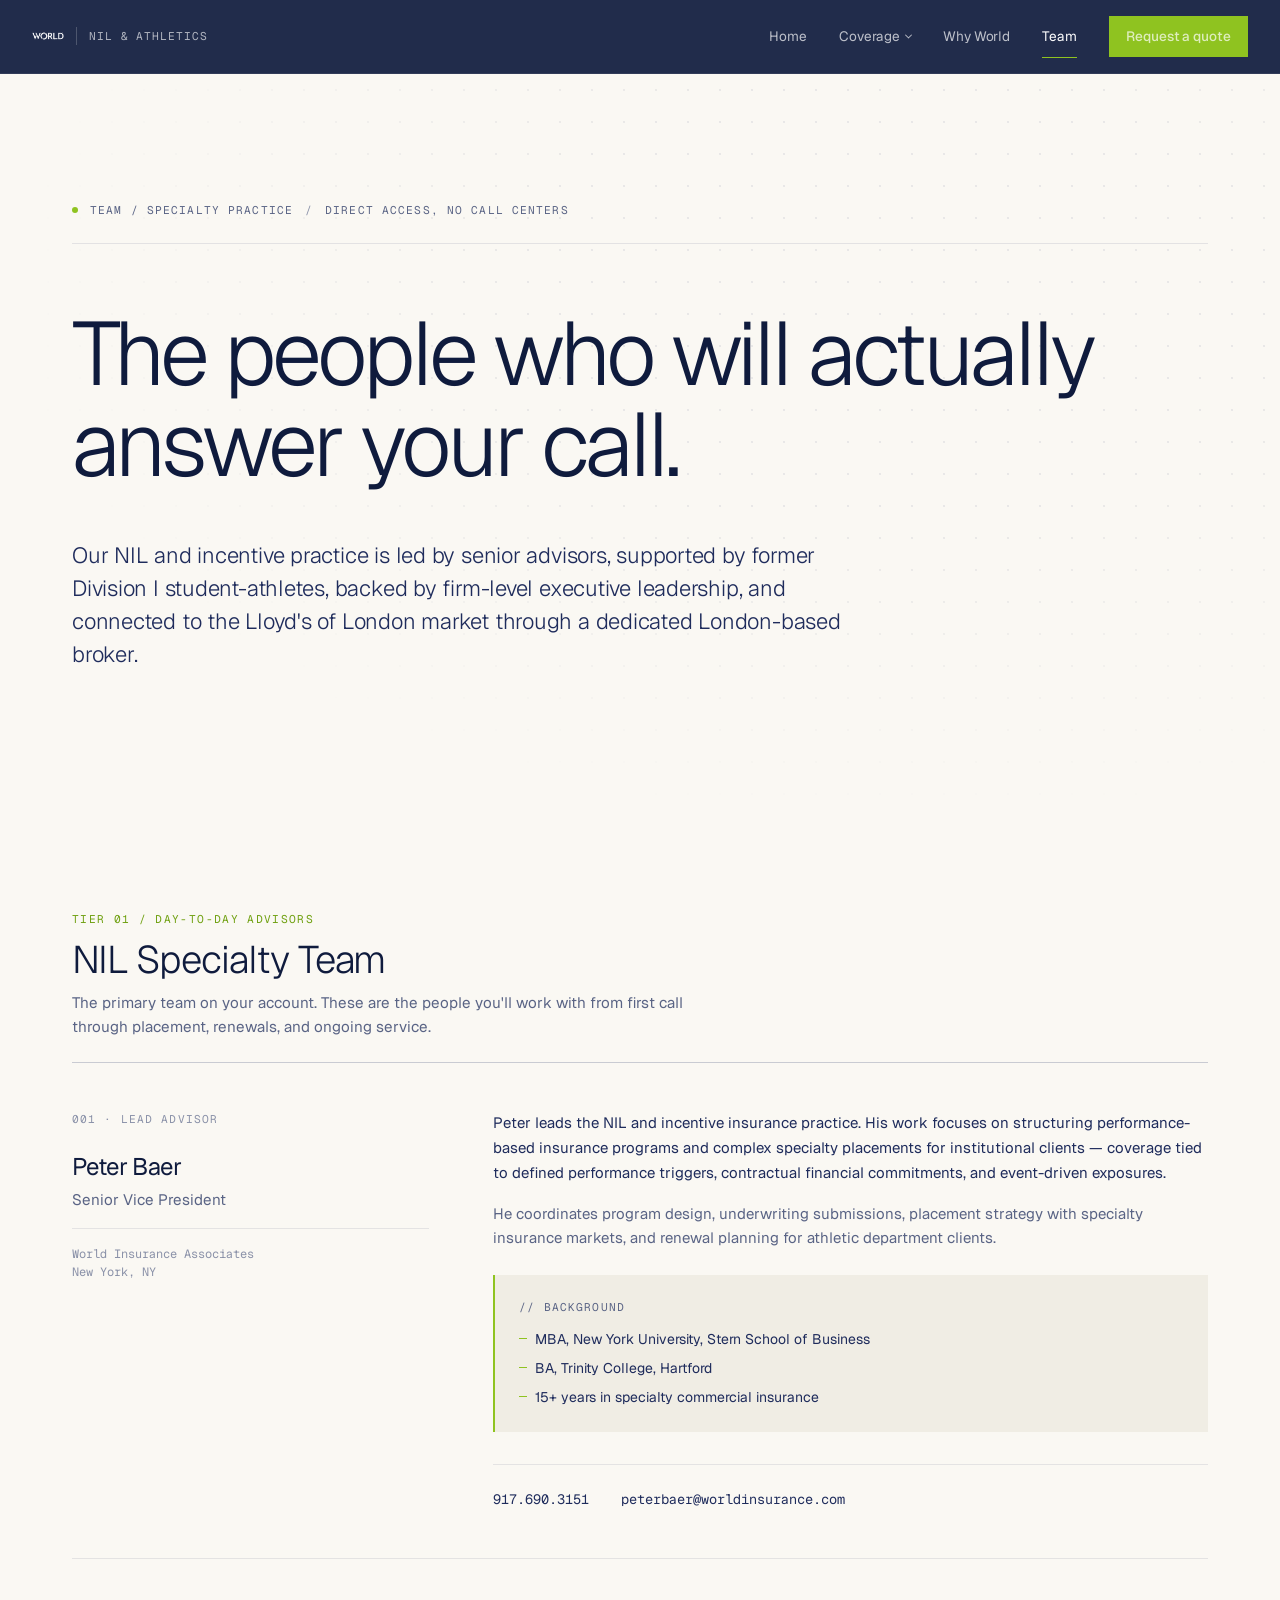
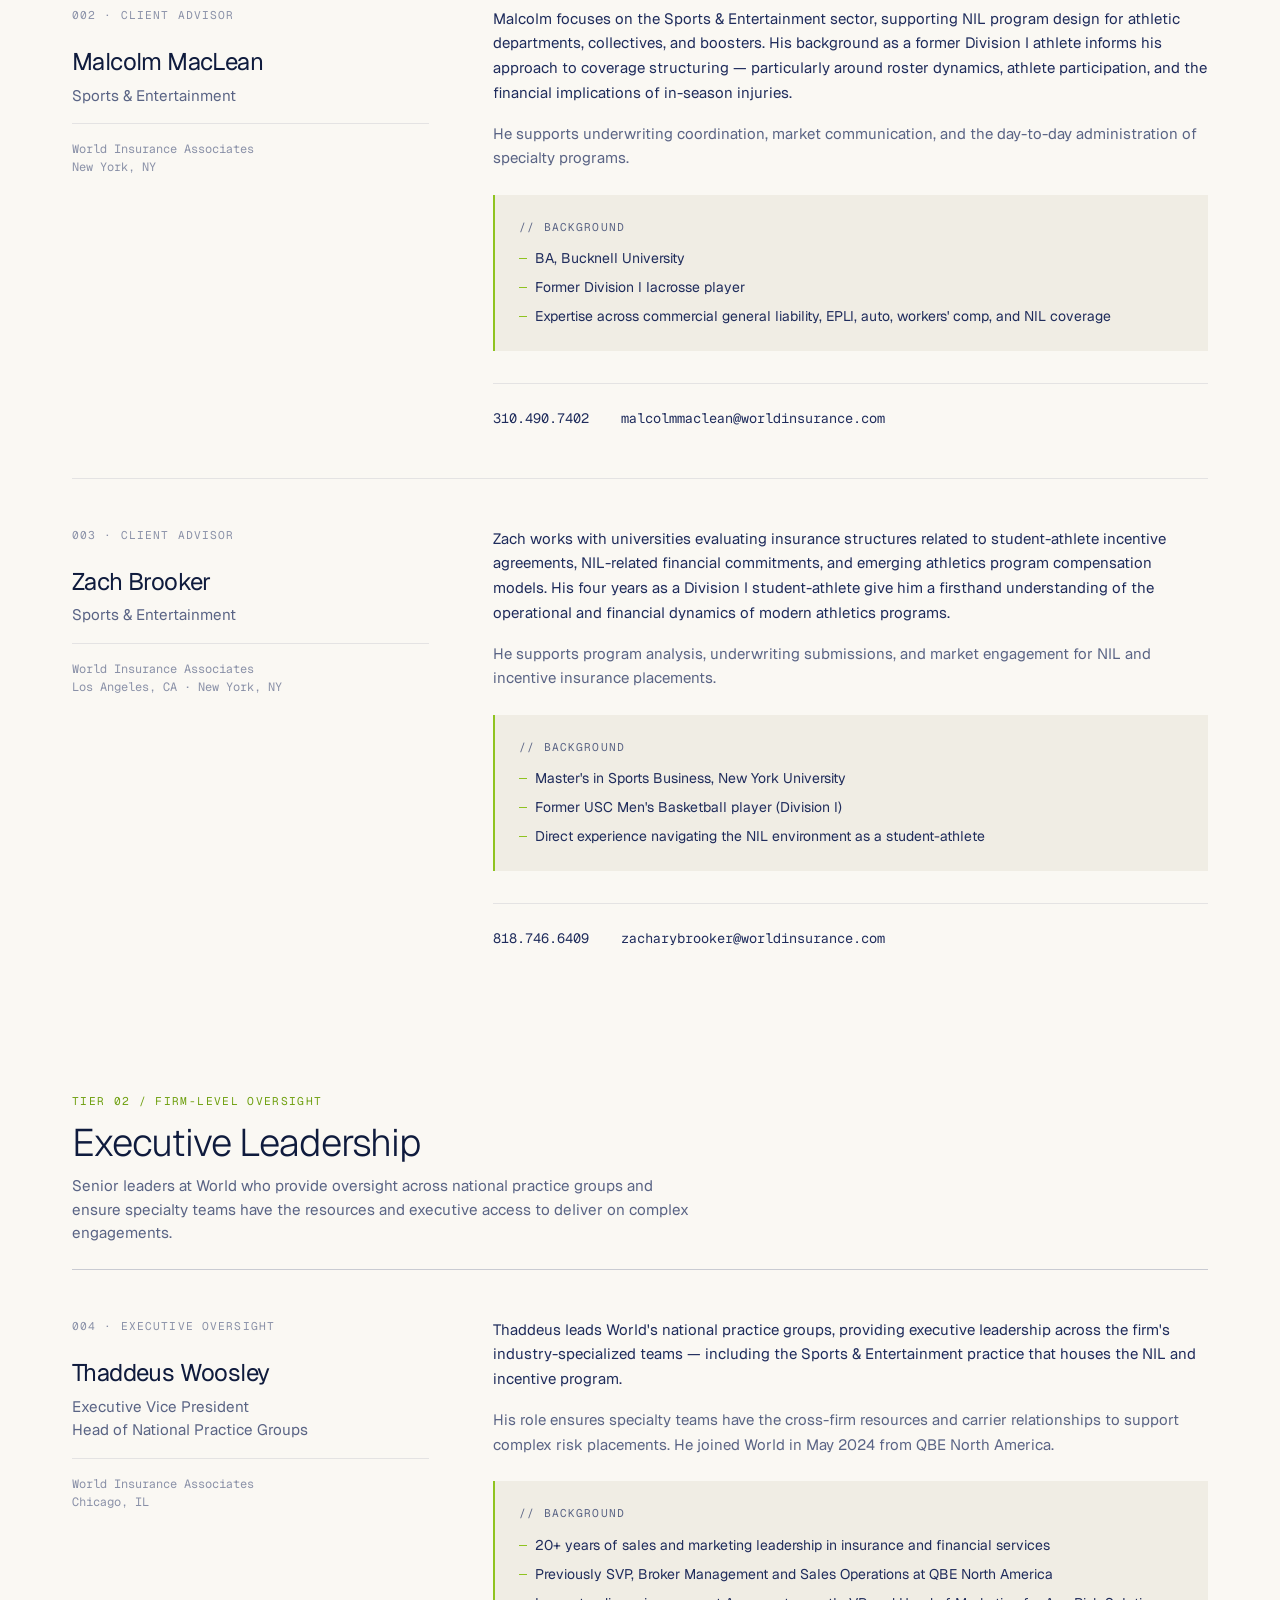
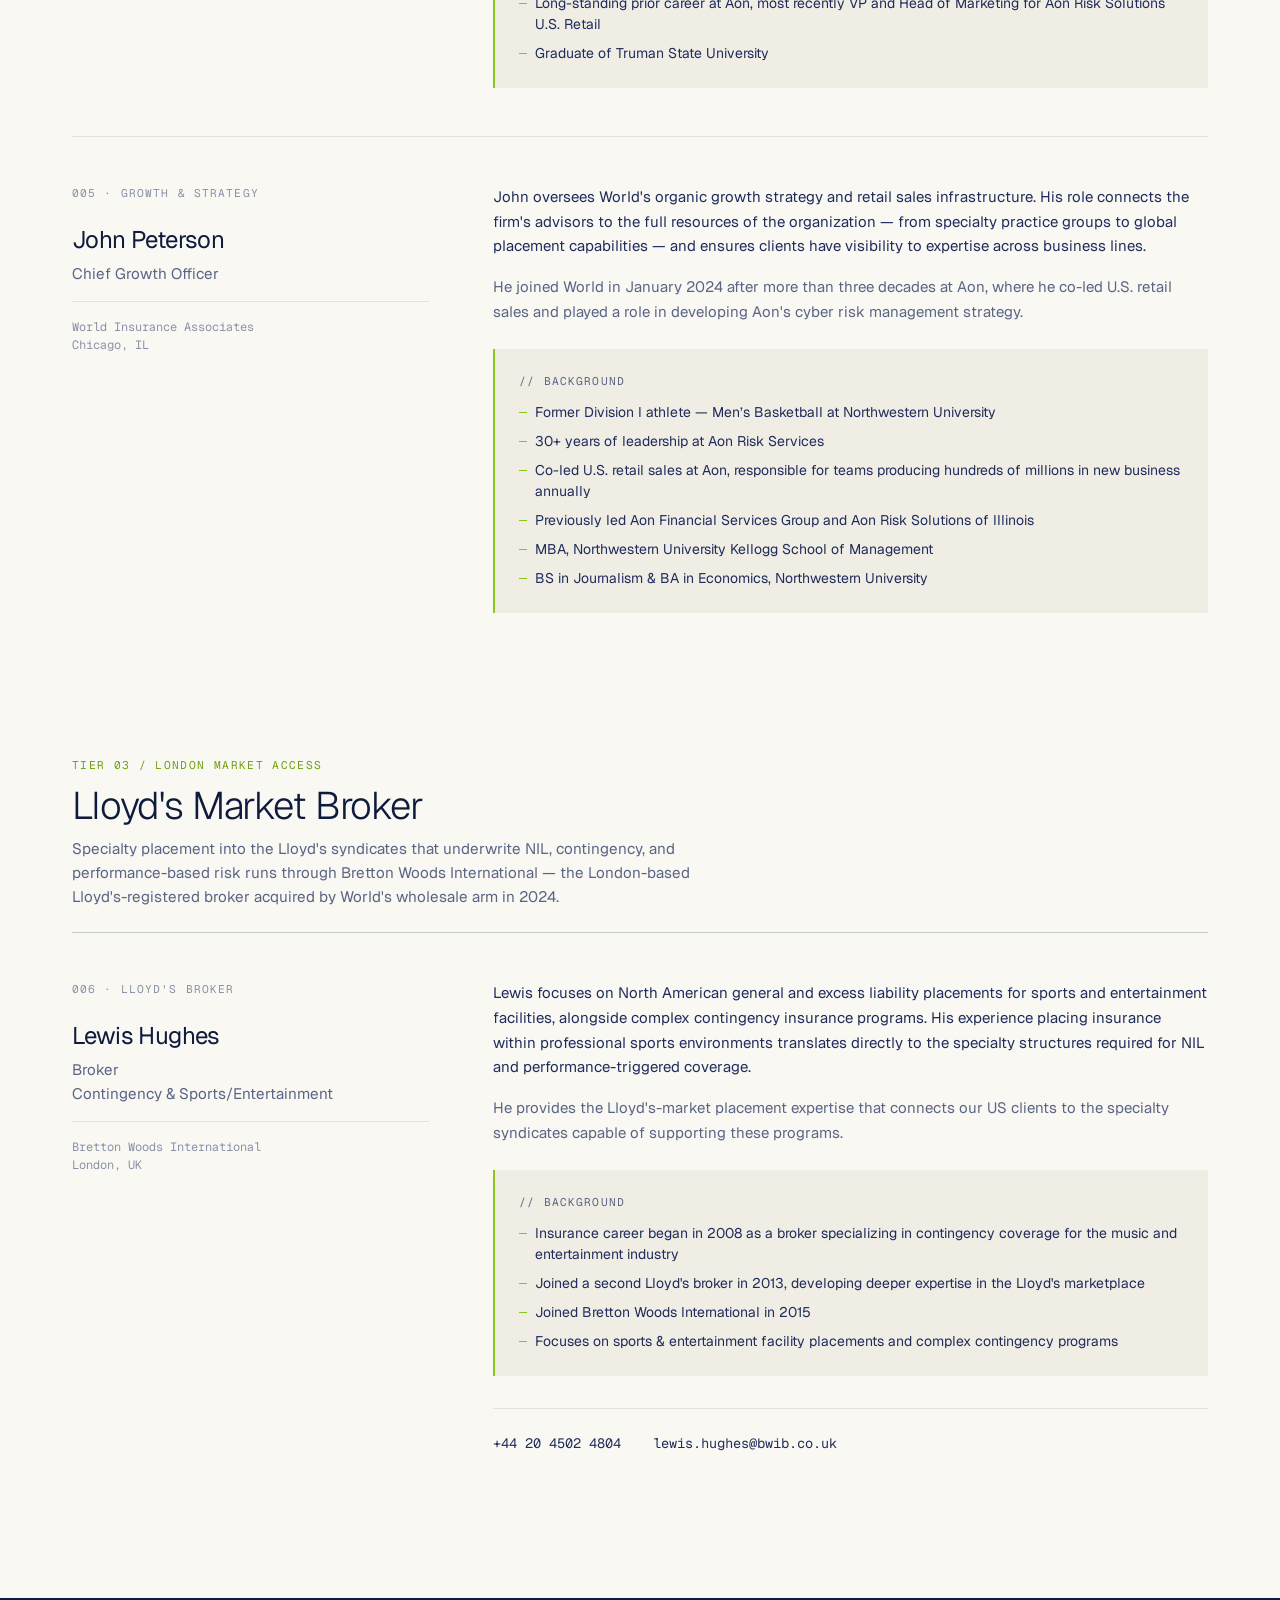
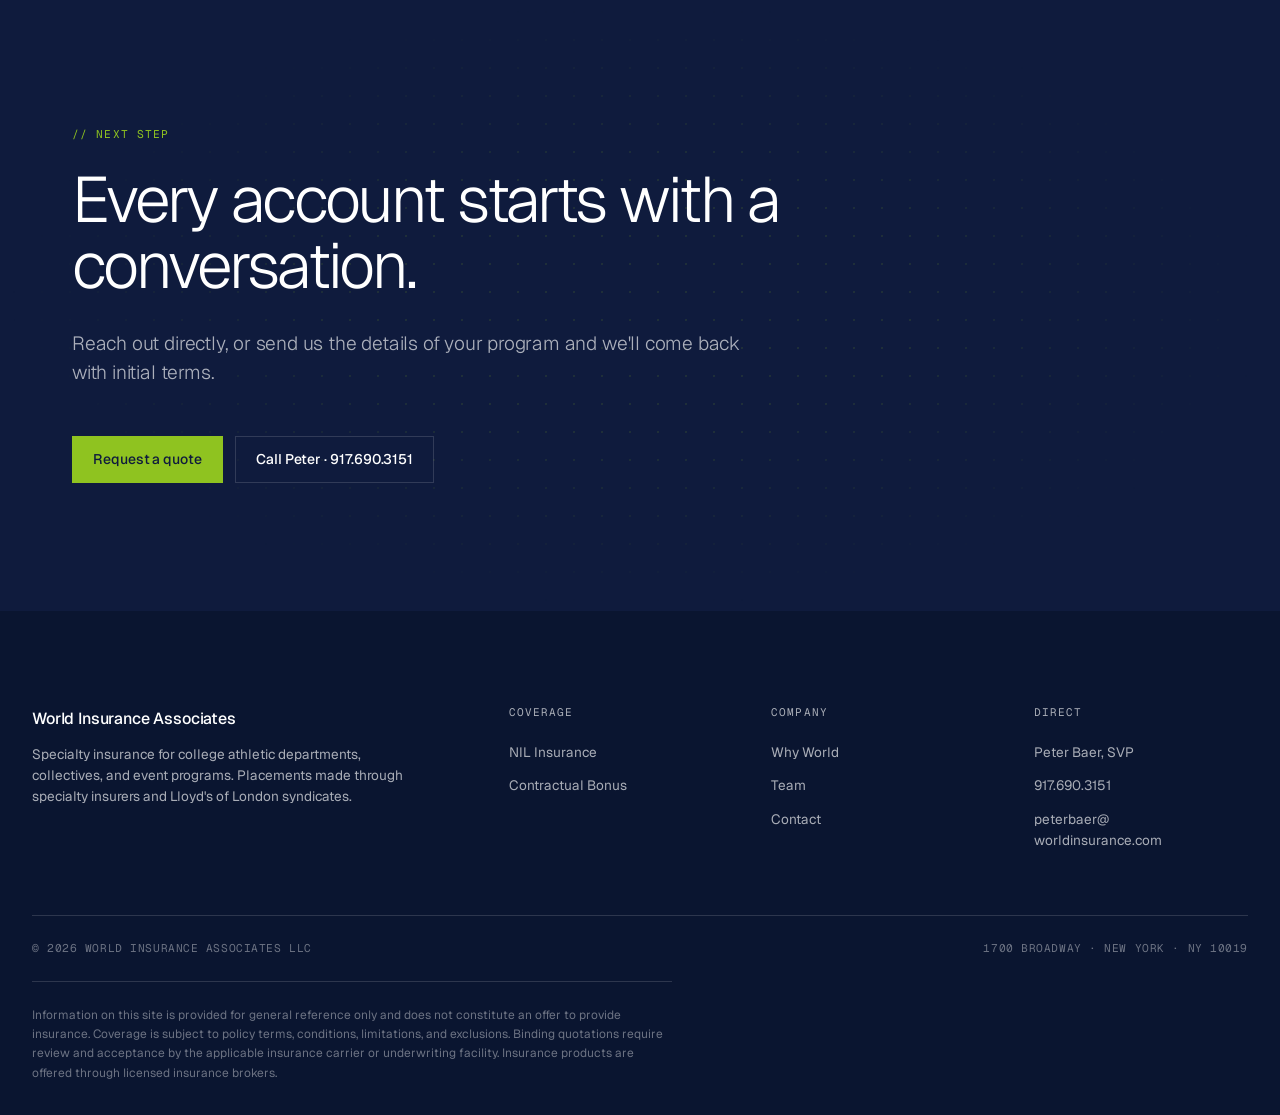
<file: team.html>
<!DOCTYPE html>
<html lang="en">
<head>
<meta charset="UTF-8">
<meta name="viewport" content="width=device-width, initial-scale=1.0">
<title>NIL Insurance Team | World Specialty Practice</title>
<meta name="description" content="Meet the team behind World's NIL and incentive insurance practice — senior advisors, former Division I student-athletes, executive leadership, and our Lloyd's of London broker.">
<meta name="keywords" content="NIL insurance team, Peter Baer insurance, Malcolm MacLean World, Zach Brooker insurance, athletic insurance advisors">
<meta name="robots" content="index, follow, max-image-preview:large">
<meta name="author" content="World Insurance Associates, LLC">

<!-- Canonical -->
<link rel="canonical" href="https://zachbrooker.github.io/NIL-Insurance/team.html">

<!-- Open Graph (Facebook, LinkedIn) -->
<meta property="og:type" content="profile">
<meta property="og:url" content="https://zachbrooker.github.io/NIL-Insurance/team.html">
<meta property="og:title" content="NIL Insurance Team | World Specialty Practice">
<meta property="og:description" content="Meet the team behind World's NIL and incentive insurance practice — senior advisors, former Division I student-athletes, executive leadership, and our Lloyd's of London broker.">
<meta property="og:image" content="https://zachbrooker.github.io/NIL-Insurance/world-logo.png">
<meta property="og:site_name" content="World NIL Insurance">
<meta property="og:locale" content="en_US">

<!-- Twitter Card -->
<meta name="twitter:card" content="summary_large_image">
<meta name="twitter:url" content="https://zachbrooker.github.io/NIL-Insurance/team.html">
<meta name="twitter:title" content="NIL Insurance Team | World Specialty Practice">
<meta name="twitter:description" content="Meet the team behind World's NIL and incentive insurance practice — senior advisors, former Division I student-athletes, executive leadership, and our Lloyd's of London broker.">
<meta name="twitter:image" content="https://zachbrooker.github.io/NIL-Insurance/world-logo.png">

<!-- Favicon -->
<link rel="icon" type="image/png" href="world-logo.png">

<!-- JSON-LD Organization Schema -->
<script type="application/ld+json">
{
  "@context": "https://schema.org",
  "@type": "FinancialService",
  "name": "World Insurance Associates — NIL & Athletics Practice",
  "alternateName": "World NIL Insurance",
  "description": "Specialty insurance for Name, Image & Likeness (NIL) agreements, revenue-share commitments, contractual bonuses, and performance-based incentives for college athletic departments. Underwritten through Lloyd's of London.",
  "url": "https://zachbrooker.github.io/NIL-Insurance/",
  "logo": "https://zachbrooker.github.io/NIL-Insurance/world-logo.png",
  "parentOrganization": {
    "@type": "Organization",
    "name": "World Insurance Associates, LLC",
    "url": "https://www.worldinsurance.com/",
    "foundingDate": "2011"
  },
  "address": {
    "@type": "PostalAddress",
    "streetAddress": "1700 Broadway",
    "addressLocality": "New York",
    "addressRegion": "NY",
    "postalCode": "10019",
    "addressCountry": "US"
  },
  "contactPoint": {
    "@type": "ContactPoint",
    "telephone": "+1-917-690-3151",
    "contactType": "sales",
    "email": "peterbaer@worldinsurance.com",
    "availableLanguage": "English",
    "areaServed": "US"
  },
  "serviceType": ["NIL Insurance", "Contractual Bonus Insurance", "Specialty Athletic Insurance"],
  "areaServed": {
    "@type": "Country",
    "name": "United States"
  }
}
</script>
<link rel="preconnect" href="https://fonts.googleapis.com">
<link rel="preconnect" href="https://fonts.gstatic.com" crossorigin>
<link href="https://fonts.googleapis.com/css2?family=Geist:wght@300;400;500;600&family=Geist+Mono:wght@400;500&display=swap" rel="stylesheet">
<link rel="stylesheet" href="styles.css">
<style>
  .tier-header {
    padding-top: var(--s-12);
    padding-bottom: var(--s-3);
    margin-bottom: 0;
    border-bottom: 1px solid var(--line-strong);
  }
  .tier-header:first-of-type { padding-top: var(--s-6); }
  .tier-header .tier-eyebrow {
    font-family: var(--mono);
    font-size: 0.7rem;
    letter-spacing: 0.12em;
    text-transform: uppercase;
    color: var(--accent-dim);
    display: block;
    margin-bottom: var(--s-3);
  }
  .tier-header h2 {
    font-size: clamp(1.75rem, 3vw, 2.5rem);
    font-weight: 300;
    letter-spacing: -0.03em;
  }
  .tier-header p {
    color: var(--fg-muted);
    max-width: 62ch;
    font-size: 0.95rem;
    margin-top: var(--s-3);
    padding-bottom: var(--s-3);
  }

  .team-row {
    display: grid;
    grid-template-columns: minmax(0, 1fr) minmax(0, 2fr);
    gap: var(--s-10);
    padding: var(--s-8) 0;
    border-top: 1px solid var(--line);
    align-items: start;
  }
  .tier-header + .team-row { border-top: none; }
  .team-row-meta .team-index {
    font-family: var(--mono);
    font-size: 0.7rem;
    letter-spacing: 0.1em;
    text-transform: uppercase;
    color: var(--fg-dim);
    margin-bottom: var(--s-5);
  }
  .team-row-meta .team-photo {
    width: 88px;
    height: 88px;
    border-radius: 50%;
    object-fit: cover;
    margin-bottom: var(--s-5);
    display: block;
    background: var(--bg-alt);
    border: 1px solid var(--line);
  }
  .team-row-meta h3 {
    margin-bottom: var(--s-2);
    font-size: 1.5rem;
  }
  .team-row-meta .title {
    font-size: 0.95rem;
    color: var(--fg-muted);
    margin-bottom: var(--s-4);
  }
  .team-row-meta .firm {
    font-family: var(--mono);
    font-size: 0.75rem;
    color: var(--fg-dim);
    padding-top: var(--s-4);
    border-top: 1px solid var(--line);
    margin-top: var(--s-4);
    line-height: 1.5;
  }
  .team-row-body p {
    color: var(--fg);
    font-size: 0.9375rem;
    line-height: 1.65;
    margin-bottom: var(--s-4);
  }
  .team-row-body p:last-of-type { margin-bottom: 0; }
  .team-row-body p.muted { color: var(--fg-muted); }
  .team-row-body .highlights {
    margin-top: var(--s-5);
    padding: var(--s-5);
    background: var(--bg-alt);
    border-left: 2px solid var(--accent);
  }
  .team-row-body .highlights .eyebrow {
    display: block;
    margin-bottom: var(--s-3);
  }
  .team-row-body .highlights ul {
    display: flex;
    flex-direction: column;
    gap: var(--s-2);
  }
  .team-row-body .highlights li {
    font-size: 0.875rem;
    color: var(--fg);
    padding-left: var(--s-4);
    position: relative;
    line-height: 1.5;
  }
  .team-row-body .highlights li::before {
    content: '';
    position: absolute;
    left: 0;
    top: 0.7em;
    width: 8px;
    height: 1px;
    background: var(--accent);
  }
  .team-row-body .contact-inline {
    margin-top: var(--s-6);
    padding-top: var(--s-5);
    border-top: 1px solid var(--line);
    display: flex;
    gap: var(--s-6);
    font-family: var(--mono);
    font-size: 0.85rem;
    flex-wrap: wrap;
  }
  .team-row-body .contact-inline a:hover { color: var(--accent-dim); }
  @media (max-width: 980px) {
    .team-row { grid-template-columns: 1fr; gap: var(--s-5); padding: var(--s-6) 0; }
    .team-row-meta .firm { margin-bottom: var(--s-3); }
    .tier-header { padding-top: var(--s-8); }
  }
</style>
</head>
<body>

<!-- ================= NAV ================= -->
<nav class="nav" id="nav">
  <div class="nav-inner">
    <a href="index.html" class="nav-logo">
      <img src="world-logo.png" alt="World Insurance Associates" class="mark" style="width:auto; height:32px;">
      <span class="divider"></span>
      <span class="sub">NIL &amp; Athletics</span>
    </a>
    <div class="nav-menu">
      <a href="index.html">Home</a>
      <div class="nav-dropdown">
        <button>Coverage</button>
        <div class="nav-dropdown-menu">
          <a href="nil-insurance.html">
            <div class="item-mono">001</div>
            <span class="item-title">NIL Insurance</span>
            <span class="item-desc">For athletic departments &amp; collectives</span>
          </a>
          <a href="contractual-bonus.html">
            <div class="item-mono">002</div>
            <span class="item-title">Contractual Bonus</span>
            <span class="item-desc">Performance-triggered compensation</span>
          </a>
        </div>
      </div>
      <a href="why-world.html">Why World</a>
      <a href="team.html" class="current">Team</a>
      <a href="contact.html" class="btn btn-accent" style="padding:0.55rem 1rem">Request a quote</a>
    </div>
    <button class="nav-mobile-toggle" aria-label="Toggle menu" onclick="document.getElementById('nav').dataset.open = document.getElementById('nav').dataset.open === 'true' ? 'false' : 'true'">
      <span></span>
    </button>
  </div>
</nav>

<!-- ================= HERO ================= -->
<section class="hero">
  <div class="wrap">
    <div class="hero-meta reveal reveal-1">
      <span class="dot"></span>
      <span>Team / Specialty Practice</span>
      <span class="divider">/</span>
      <span>Direct access, no call centers</span>
    </div>

    <h1 class="reveal reveal-2" style="max-width: 20ch">The people who will actually answer your call.</h1>

    <p class="lead hero-lead reveal reveal-3">Our NIL and incentive practice is led by senior advisors, supported by former Division I student-athletes, backed by firm-level executive leadership, and connected to the Lloyd's of London market through a dedicated London-based broker.</p>
  </div>
</section>

<!-- ================= TEAM SECTIONS ================= -->
<section style="padding-top: var(--s-8); padding-bottom: var(--s-12)">
  <div class="wrap">

    <!-- ===== TIER 1: NIL SPECIALTY TEAM ===== -->
    <div class="tier-header">
      <span class="tier-eyebrow">Tier 01 / Day-to-day advisors</span>
      <h2>NIL Specialty Team</h2>
      <p>The primary team on your account. These are the people you'll work with from first call through placement, renewals, and ongoing service.</p>
    </div>

    <!-- Peter -->
    <div class="team-row">
      <div class="team-row-meta">
        <div class="team-index">001 · Lead advisor</div>
        <h3>Peter Baer</h3>
        <div class="title">Senior Vice President</div>
        <div class="firm">World Insurance Associates<br>New York, NY</div>
      </div>
      <div class="team-row-body">
        <p>Peter leads the NIL and incentive insurance practice. His work focuses on structuring performance-based insurance programs and complex specialty placements for institutional clients — coverage tied to defined performance triggers, contractual financial commitments, and event-driven exposures.</p>
        <p class="muted">He coordinates program design, underwriting submissions, placement strategy with specialty insurance markets, and renewal planning for athletic department clients.</p>
        <div class="highlights">
          <span class="eyebrow">// Background</span>
          <ul>
            <li>MBA, New York University, Stern School of Business</li>
            <li>BA, Trinity College, Hartford</li>
            <li>15+ years in specialty commercial insurance</li>
          </ul>
        </div>
        <div class="contact-inline">
          <a href="tel:9176903151">917.690.3151</a>
          <a href="mailto:peterbaer@worldinsurance.com">peterbaer@worldinsurance.com</a>
        </div>
      </div>
    </div>

    <!-- Malcolm -->
    <div class="team-row">
      <div class="team-row-meta">
        <div class="team-index">002 · Client advisor</div>
        <h3>Malcolm MacLean</h3>
        <div class="title">Sports &amp; Entertainment</div>
        <div class="firm">World Insurance Associates<br>New York, NY</div>
      </div>
      <div class="team-row-body">
        <p>Malcolm focuses on the Sports &amp; Entertainment sector, supporting NIL program design for athletic departments, collectives, and boosters. His background as a former Division I athlete informs his approach to coverage structuring — particularly around roster dynamics, athlete participation, and the financial implications of in-season injuries.</p>
        <p class="muted">He supports underwriting coordination, market communication, and the day-to-day administration of specialty programs.</p>
        <div class="highlights">
          <span class="eyebrow">// Background</span>
          <ul>
            <li>BA, Bucknell University</li>
            <li>Former Division I lacrosse player</li>
            <li>Expertise across commercial general liability, EPLI, auto, workers' comp, and NIL coverage</li>
          </ul>
        </div>
        <div class="contact-inline">
          <a href="tel:3104907402">310.490.7402</a>
          <a href="mailto:malcolmmaclean@worldinsurance.com">malcolmmaclean@worldinsurance.com</a>
        </div>
      </div>
    </div>

    <!-- Zach -->
    <div class="team-row">
      <div class="team-row-meta">
        <div class="team-index">003 · Client advisor</div>
        <h3>Zach Brooker</h3>
        <div class="title">Sports &amp; Entertainment</div>
        <div class="firm">World Insurance Associates<br>Los Angeles, CA &middot; New York, NY</div>
      </div>
      <div class="team-row-body">
        <p>Zach works with universities evaluating insurance structures related to student-athlete incentive agreements, NIL-related financial commitments, and emerging athletics program compensation models. His four years as a Division I student-athlete give him a firsthand understanding of the operational and financial dynamics of modern athletics programs.</p>
        <p class="muted">He supports program analysis, underwriting submissions, and market engagement for NIL and incentive insurance placements.</p>
        <div class="highlights">
          <span class="eyebrow">// Background</span>
          <ul>
            <li>Master's in Sports Business, New York University</li>
            <li>Former USC Men's Basketball player (Division I)</li>
            <li>Direct experience navigating the NIL environment as a student-athlete</li>
          </ul>
        </div>
        <div class="contact-inline">
          <a href="tel:8187466409">818.746.6409</a>
          <a href="mailto:zacharybrooker@worldinsurance.com">zacharybrooker@worldinsurance.com</a>
        </div>
      </div>
    </div>

    <!-- ===== TIER 2: EXECUTIVE LEADERSHIP ===== -->
    <div class="tier-header">
      <span class="tier-eyebrow">Tier 02 / Firm-level oversight</span>
      <h2>Executive Leadership</h2>
      <p>Senior leaders at World who provide oversight across national practice groups and ensure specialty teams have the resources and executive access to deliver on complex engagements.</p>
    </div>

    <!-- Thaddeus -->
    <div class="team-row">
      <div class="team-row-meta">
        <div class="team-index">004 · Executive oversight</div>
        <h3>Thaddeus Woosley</h3>
        <div class="title">Executive Vice President<br>Head of National Practice Groups</div>
        <div class="firm">World Insurance Associates<br>Chicago, IL</div>
      </div>
      <div class="team-row-body">
        <p>Thaddeus leads World's national practice groups, providing executive leadership across the firm's industry-specialized teams — including the Sports &amp; Entertainment practice that houses the NIL and incentive program.</p>
        <p class="muted">His role ensures specialty teams have the cross-firm resources and carrier relationships to support complex risk placements. He joined World in May 2024 from QBE North America.</p>
        <div class="highlights">
          <span class="eyebrow">// Background</span>
          <ul>
            <li>20+ years of sales and marketing leadership in insurance and financial services</li>
            <li>Previously SVP, Broker Management and Sales Operations at QBE North America</li>
            <li>Long-standing prior career at Aon, most recently VP and Head of Marketing for Aon Risk Solutions U.S. Retail</li>
            <li>Graduate of Truman State University</li>
          </ul>
        </div>
      </div>
    </div>

    <!-- John Peterson -->
    <div class="team-row">
      <div class="team-row-meta">
        <div class="team-index">005 · Growth &amp; strategy</div>
        <h3>John Peterson</h3>
        <div class="title">Chief Growth Officer</div>
        <div class="firm">World Insurance Associates<br>Chicago, IL</div>
      </div>
      <div class="team-row-body">
        <p>John oversees World's organic growth strategy and retail sales infrastructure. His role connects the firm's advisors to the full resources of the organization — from specialty practice groups to global placement capabilities — and ensures clients have visibility to expertise across business lines.</p>
        <p class="muted">He joined World in January 2024 after more than three decades at Aon, where he co-led U.S. retail sales and played a role in developing Aon's cyber risk management strategy.</p>
        <div class="highlights">
          <span class="eyebrow">// Background</span>
          <ul>
            <li>Former Division I athlete &mdash; Men&rsquo;s Basketball at Northwestern University</li>
            <li>30+ years of leadership at Aon Risk Services</li>
            <li>Co-led U.S. retail sales at Aon, responsible for teams producing hundreds of millions in new business annually</li>
            <li>Previously led Aon Financial Services Group and Aon Risk Solutions of Illinois</li>
            <li>MBA, Northwestern University Kellogg School of Management</li>
            <li>BS in Journalism &amp; BA in Economics, Northwestern University</li>
          </ul>
        </div>
      </div>
    </div>

    <!-- ===== TIER 3: LLOYD'S MARKET BROKER ===== -->
    <div class="tier-header">
      <span class="tier-eyebrow">Tier 03 / London market access</span>
      <h2>Lloyd's Market Broker</h2>
      <p>Specialty placement into the Lloyd's syndicates that underwrite NIL, contingency, and performance-based risk runs through Bretton Woods International — the London-based Lloyd's-registered broker acquired by World's wholesale arm in 2024.</p>
    </div>

    <!-- Lewis -->
    <div class="team-row">
      <div class="team-row-meta">
        <div class="team-index">006 · Lloyd's broker</div>
        <h3>Lewis Hughes</h3>
        <div class="title">Broker<br>Contingency &amp; Sports/Entertainment</div>
        <div class="firm">Bretton Woods International<br>London, UK</div>
      </div>
      <div class="team-row-body">
        <p>Lewis focuses on North American general and excess liability placements for sports and entertainment facilities, alongside complex contingency insurance programs. His experience placing insurance within professional sports environments translates directly to the specialty structures required for NIL and performance-triggered coverage.</p>
        <p class="muted">He provides the Lloyd's-market placement expertise that connects our US clients to the specialty syndicates capable of supporting these programs.</p>
        <div class="highlights">
          <span class="eyebrow">// Background</span>
          <ul>
            <li>Insurance career began in 2008 as a broker specializing in contingency coverage for the music and entertainment industry</li>
            <li>Joined a second Lloyd's broker in 2013, developing deeper expertise in the Lloyd's marketplace</li>
            <li>Joined Bretton Woods International in 2015</li>
            <li>Focuses on sports &amp; entertainment facility placements and complex contingency programs</li>
          </ul>
        </div>
        <div class="contact-inline">
          <a href="tel:+442045024804">+44 20 4502 4804</a>
          <a href="mailto:lewis.hughes@bwib.co.uk">lewis.hughes@bwib.co.uk</a>
        </div>
      </div>
    </div>

  </div>
</section>

<!-- ================= CTA PANEL ================= -->
<section class="cta-panel">
  <div class="wrap">
    <span class="eyebrow eyebrow-accent" style="display:block; margin-bottom:var(--s-5)">// Next step</span>
    <h2>Every account starts with a conversation.</h2>
    <p class="lead">Reach out directly, or send us the details of your program and we'll come back with initial terms.</p>
    <div class="hero-ctas">
      <a href="contact.html" class="btn btn-accent">Request a quote</a>
      <a href="tel:9176903151" class="btn btn-ghost">Call Peter · 917.690.3151</a>
    </div>
  </div>
</section>

<!-- ================= FOOTER ================= -->
<footer class="footer">
  <div class="wrap-wide">
    <div class="footer-grid">
      <div>
        <div class="footer-brand">
          <span>World Insurance Associates</span>
        </div>
        <p class="footer-brand-desc">Specialty insurance for college athletic departments, collectives, and event programs. Placements made through specialty insurers and Lloyd's of London syndicates.</p>
      </div>
      <div>
        <h5>Coverage</h5>
        <ul>
          <li><a href="nil-insurance.html">NIL Insurance</a></li>
          <li><a href="contractual-bonus.html">Contractual Bonus</a></li>
        </ul>
      </div>
      <div>
        <h5>Company</h5>
        <ul>
          <li><a href="why-world.html">Why World</a></li>
          <li><a href="team.html">Team</a></li>
          <li><a href="contact.html">Contact</a></li>
        </ul>
      </div>
      <div>
        <h5>Direct</h5>
        <ul>
          <li>Peter Baer, SVP</li>
          <li><a href="tel:9176903151">917.690.3151</a></li>
          <li><a href="mailto:peterbaer@worldinsurance.com" style="word-break:break-all">peterbaer@<br>worldinsurance.com</a></li>
        </ul>
      </div>
    </div>

    <div class="footer-meta">
      <div>© <span id="year"></span> World Insurance Associates LLC</div>
      <div>1700 Broadway · New York · NY 10019</div>
    </div>

    <div class="footer-disclaimer">
      Information on this site is provided for general reference only and does not constitute an offer to provide insurance. Coverage is subject to policy terms, conditions, limitations, and exclusions. Binding quotations require review and acceptance by the applicable insurance carrier or underwriting facility. Insurance products are offered through licensed insurance brokers.
    </div>
  </div>
</footer>

<script>
  document.getElementById('year').textContent = new Date().getFullYear();
</script>

</body>
</html>
</file>
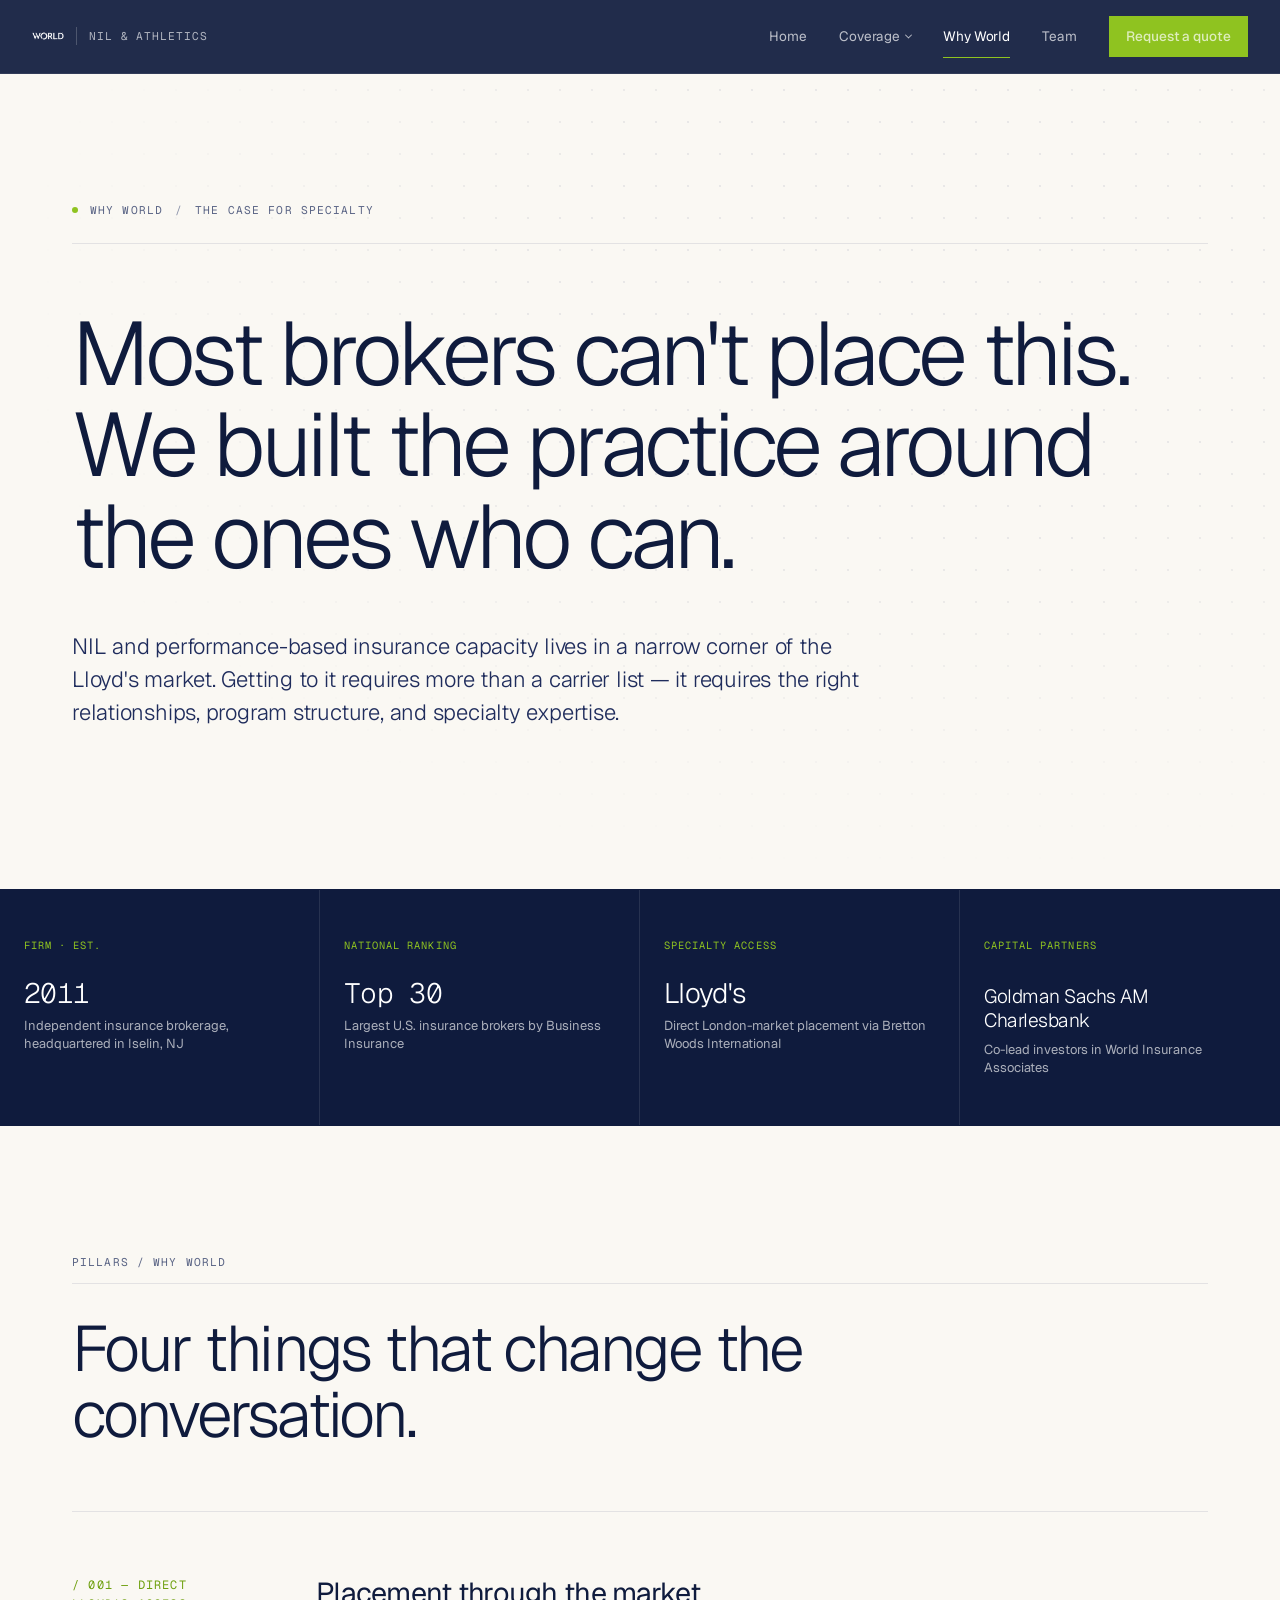
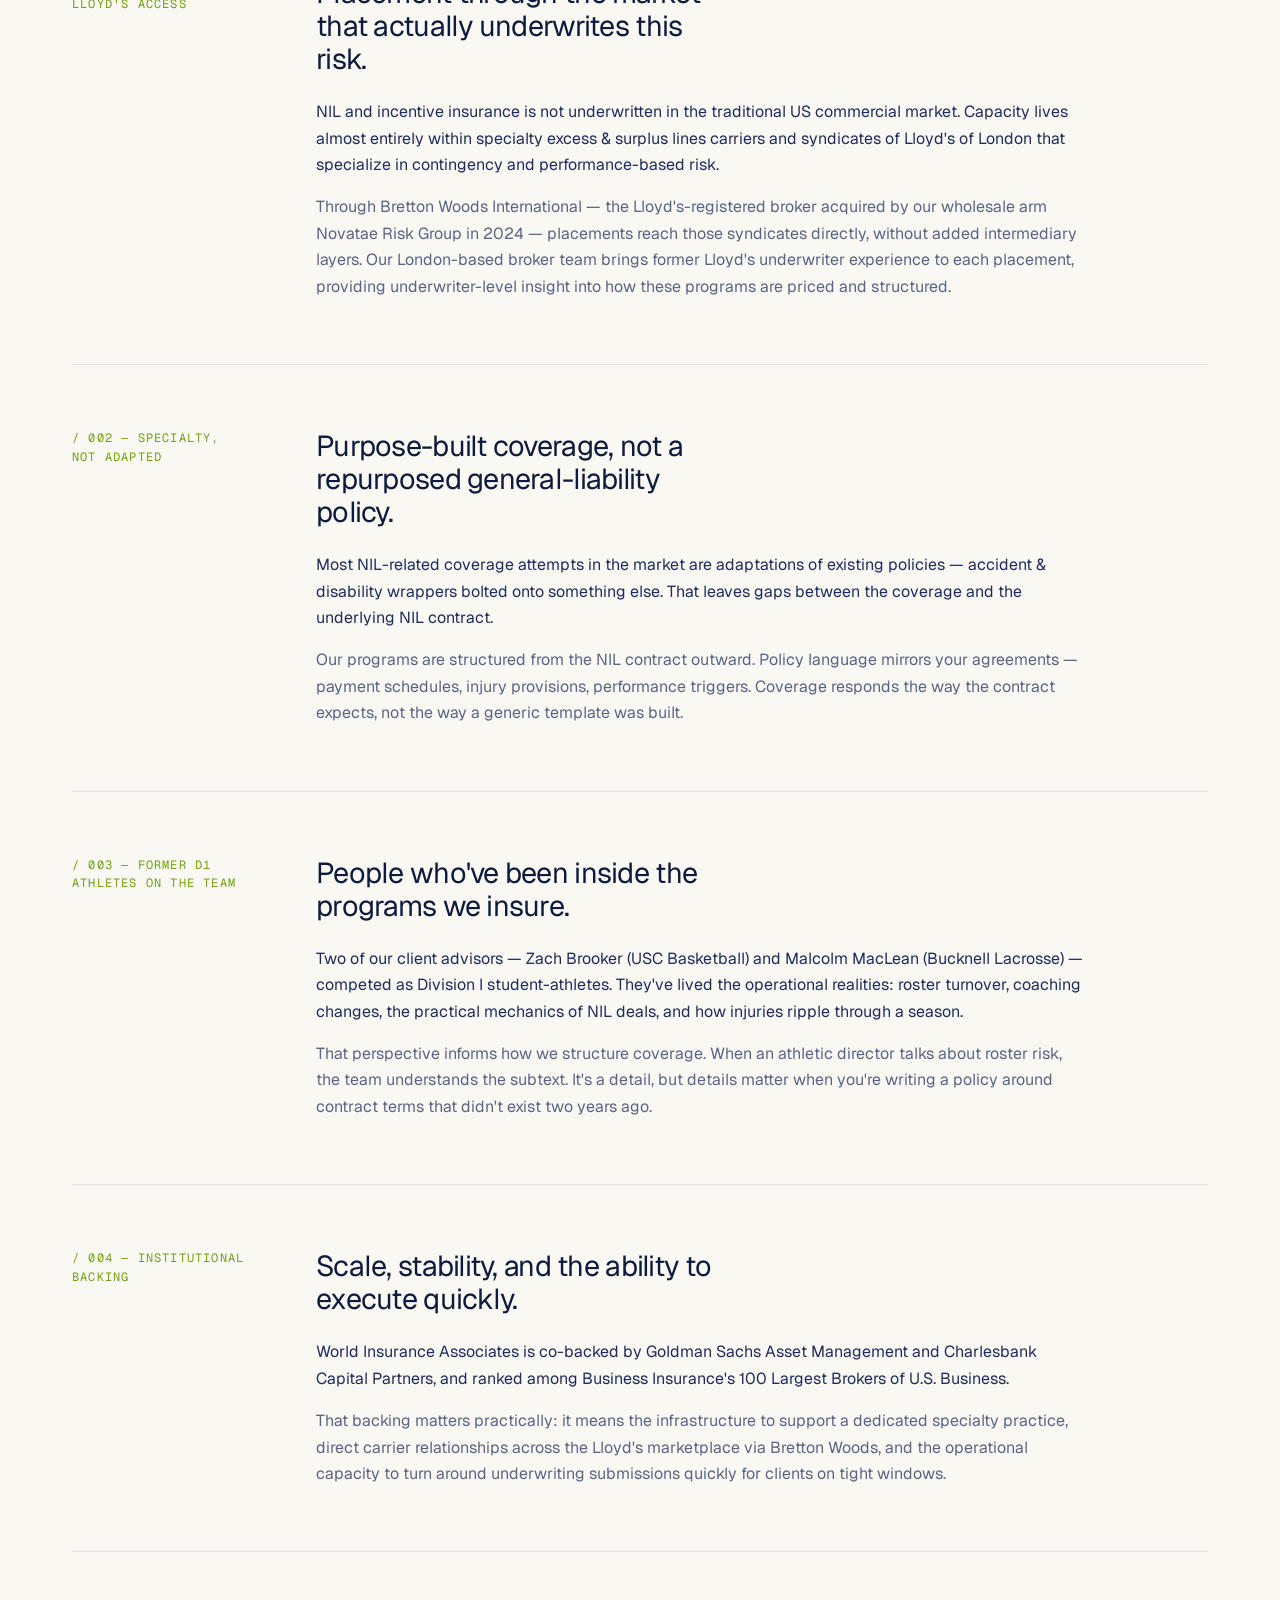
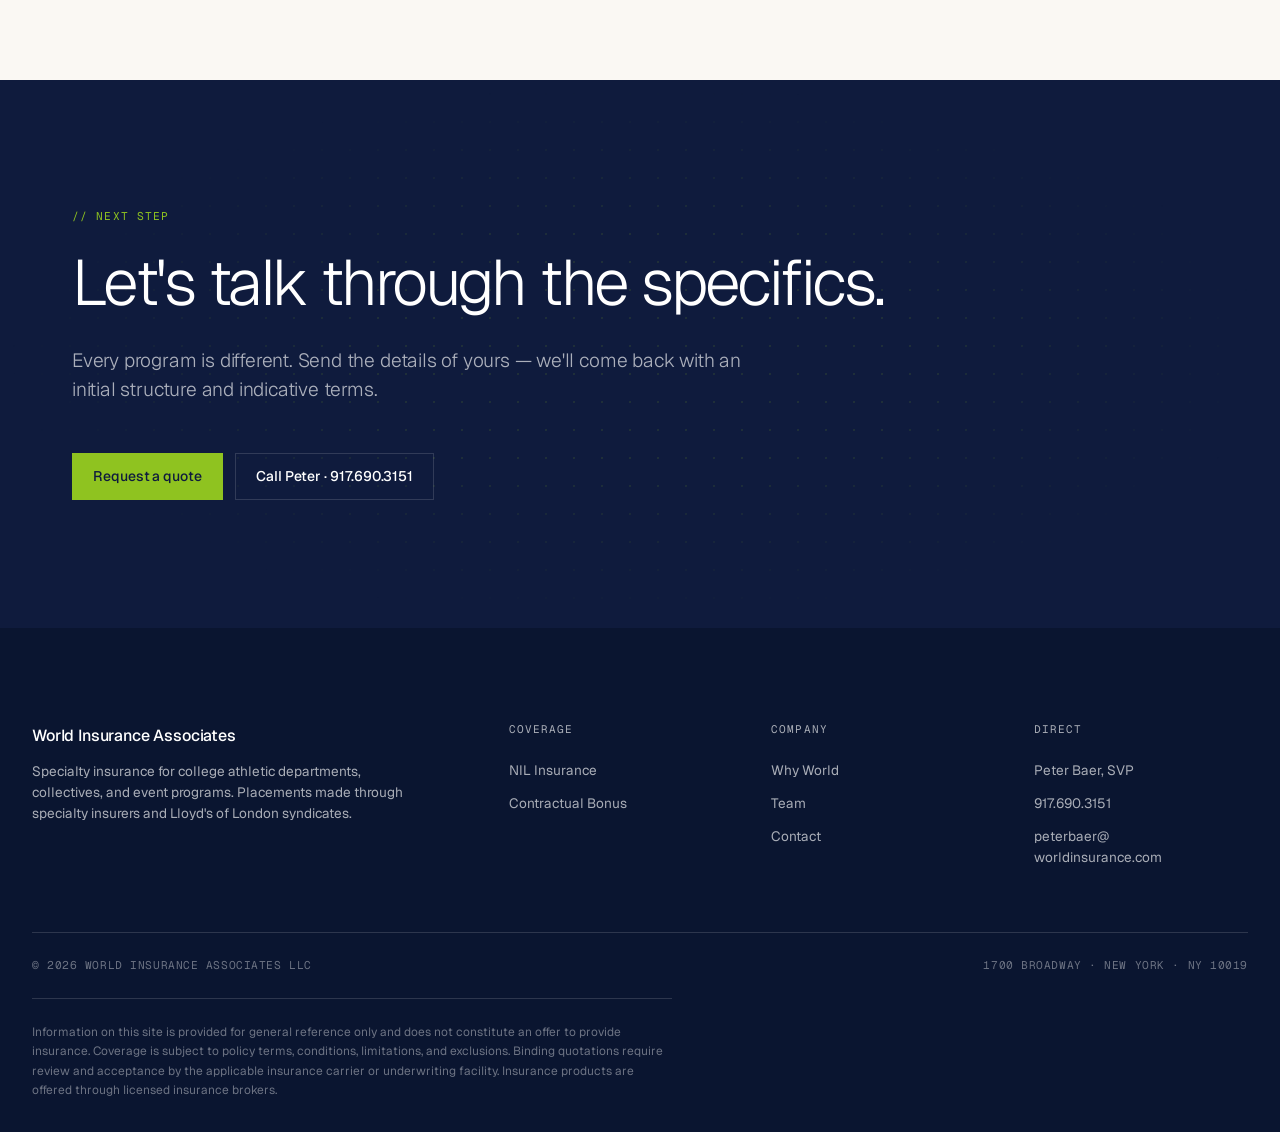
<file: why-world.html>
<!DOCTYPE html>
<html lang="en">
<head>
<meta charset="UTF-8">
<meta name="viewport" content="width=device-width, initial-scale=1.0">
<title>Why World — Specialty NIL & Athletic Insurance Expertise</title>
<meta name="description" content="Why athletic departments choose World for NIL and incentive insurance: direct Lloyd's of London access, purpose-built specialty coverage, former Division I athletes on the team, and institutional backing.">
<meta name="keywords" content="NIL insurance broker, Lloyd's of London NIL, specialty athletic insurance, Bretton Woods International, World Insurance Associates athletics">
<meta name="robots" content="index, follow, max-image-preview:large">
<meta name="author" content="World Insurance Associates, LLC">

<!-- Canonical -->
<link rel="canonical" href="https://zachbrooker.github.io/NIL-Insurance/why-world.html">

<!-- Open Graph (Facebook, LinkedIn) -->
<meta property="og:type" content="article">
<meta property="og:url" content="https://zachbrooker.github.io/NIL-Insurance/why-world.html">
<meta property="og:title" content="Why World — Specialty NIL & Athletic Insurance Expertise">
<meta property="og:description" content="Why athletic departments choose World for NIL and incentive insurance: direct Lloyd's of London access, purpose-built specialty coverage, former Division I athletes on the team, and institutional backing.">
<meta property="og:image" content="https://zachbrooker.github.io/NIL-Insurance/world-logo.png">
<meta property="og:site_name" content="World NIL Insurance">
<meta property="og:locale" content="en_US">

<!-- Twitter Card -->
<meta name="twitter:card" content="summary_large_image">
<meta name="twitter:url" content="https://zachbrooker.github.io/NIL-Insurance/why-world.html">
<meta name="twitter:title" content="Why World — Specialty NIL & Athletic Insurance Expertise">
<meta name="twitter:description" content="Why athletic departments choose World for NIL and incentive insurance: direct Lloyd's of London access, purpose-built specialty coverage, former Division I athletes on the team, and institutional backing.">
<meta name="twitter:image" content="https://zachbrooker.github.io/NIL-Insurance/world-logo.png">

<!-- Favicon -->
<link rel="icon" type="image/png" href="world-logo.png">

<!-- JSON-LD Organization Schema -->
<script type="application/ld+json">
{
  "@context": "https://schema.org",
  "@type": "FinancialService",
  "name": "World Insurance Associates — NIL & Athletics Practice",
  "alternateName": "World NIL Insurance",
  "description": "Specialty insurance for Name, Image & Likeness (NIL) agreements, revenue-share commitments, contractual bonuses, and performance-based incentives for college athletic departments. Underwritten through Lloyd's of London.",
  "url": "https://zachbrooker.github.io/NIL-Insurance/",
  "logo": "https://zachbrooker.github.io/NIL-Insurance/world-logo.png",
  "parentOrganization": {
    "@type": "Organization",
    "name": "World Insurance Associates, LLC",
    "url": "https://www.worldinsurance.com/",
    "foundingDate": "2011"
  },
  "address": {
    "@type": "PostalAddress",
    "streetAddress": "1700 Broadway",
    "addressLocality": "New York",
    "addressRegion": "NY",
    "postalCode": "10019",
    "addressCountry": "US"
  },
  "contactPoint": {
    "@type": "ContactPoint",
    "telephone": "+1-917-690-3151",
    "contactType": "sales",
    "email": "peterbaer@worldinsurance.com",
    "availableLanguage": "English",
    "areaServed": "US"
  },
  "serviceType": ["NIL Insurance", "Contractual Bonus Insurance", "Specialty Athletic Insurance"],
  "areaServed": {
    "@type": "Country",
    "name": "United States"
  }
}
</script>
<link rel="preconnect" href="https://fonts.googleapis.com">
<link rel="preconnect" href="https://fonts.gstatic.com" crossorigin>
<link href="https://fonts.googleapis.com/css2?family=Geist:wght@300;400;500;600&family=Geist+Mono:wght@400;500&display=swap" rel="stylesheet">
<link rel="stylesheet" href="styles.css">
<style>
  .pillar-block {
    padding: var(--s-10) 0;
    border-top: 1px solid var(--line);
    display: grid;
    grid-template-columns: minmax(0, 180px) minmax(0, 1fr);
    gap: var(--s-10);
  }
  .pillar-block:last-child { border-bottom: 1px solid var(--line); }
  .pillar-block .pillar-index {
    font-family: var(--mono);
    font-size: 0.75rem;
    letter-spacing: 0.1em;
    text-transform: uppercase;
    color: var(--accent-dim);
  }
  .pillar-block h3 {
    margin-bottom: var(--s-5);
    max-width: 22ch;
  }
  .pillar-block p {
    color: var(--fg);
    font-size: 1rem;
    line-height: 1.65;
    margin-bottom: var(--s-4);
    max-width: 70ch;
  }
  .pillar-block p:last-child { margin-bottom: 0; }
  .pillar-block p.muted { color: var(--fg-muted); }
  @media (max-width: 980px) {
    .pillar-block { grid-template-columns: 1fr; gap: var(--s-4); }
  }
</style>
</head>
<body>

<!-- ================= NAV ================= -->
<nav class="nav" id="nav">
  <div class="nav-inner">
    <a href="index.html" class="nav-logo">
      <img src="world-logo.png" alt="World Insurance Associates" class="mark" style="width:auto; height:32px;">
      <span class="divider"></span>
      <span class="sub">NIL &amp; Athletics</span>
    </a>
    <div class="nav-menu">
      <a href="index.html">Home</a>
      <div class="nav-dropdown">
        <button>Coverage</button>
        <div class="nav-dropdown-menu">
          <a href="nil-insurance.html">
            <div class="item-mono">001</div>
            <span class="item-title">NIL Insurance</span>
            <span class="item-desc">For athletic departments &amp; collectives</span>
          </a>
          <a href="contractual-bonus.html">
            <div class="item-mono">002</div>
            <span class="item-title">Contractual Bonus</span>
            <span class="item-desc">Performance-triggered compensation</span>
          </a>
        </div>
      </div>
      <a href="why-world.html" class="current">Why World</a>
      <a href="team.html">Team</a>
      <a href="contact.html" class="btn btn-accent" style="padding:0.55rem 1rem">Request a quote</a>
    </div>
    <button class="nav-mobile-toggle" aria-label="Toggle menu" onclick="document.getElementById('nav').dataset.open = document.getElementById('nav').dataset.open === 'true' ? 'false' : 'true'">
      <span></span>
    </button>
  </div>
</nav>

<!-- ================= HERO ================= -->
<section class="hero">
  <div class="wrap">
    <div class="hero-meta reveal reveal-1">
      <span class="dot"></span>
      <span>Why World</span>
      <span class="divider">/</span>
      <span>The case for specialty</span>
    </div>

    <h1 class="reveal reveal-2" style="max-width: 22ch">Most brokers can't place this. We built the practice around the ones who can.</h1>

    <p class="lead hero-lead reveal reveal-3">NIL and performance-based insurance capacity lives in a narrow corner of the Lloyd's market. Getting to it requires more than a carrier list — it requires the right relationships, program structure, and specialty expertise.</p>
  </div>
</section>

<!-- ================= STATS BAR (DARK) ================= -->
<section style="padding: 0">
  <div class="stats-bar">
    <div class="stat-cell">
      <div class="stat-label">Firm · Est.</div>
      <div class="stat-value mono">2011</div>
      <div class="stat-desc">Independent insurance brokerage, headquartered in Iselin, NJ</div>
    </div>
    <div class="stat-cell">
      <div class="stat-label">National ranking</div>
      <div class="stat-value mono">Top 30</div>
      <div class="stat-desc">Largest U.S. insurance brokers by Business Insurance</div>
    </div>
    <div class="stat-cell">
      <div class="stat-label">Specialty access</div>
      <div class="stat-value">Lloyd's</div>
      <div class="stat-desc">Direct London-market placement via Bretton Woods International</div>
    </div>
    <div class="stat-cell">
      <div class="stat-label">Capital partners</div>
      <div class="stat-value" style="font-size:1.2rem; line-height:1.25; padding-top:0.4rem">Goldman Sachs AM<br>Charlesbank</div>
      <div class="stat-desc" style="margin-top: var(--s-2)">Co-lead investors in World Insurance Associates</div>
    </div>
  </div>
</section>

<!-- ================= FOUR PILLARS ================= -->
<section>
  <div class="wrap">
    <div class="section-header">
      <span class="eyebrow">Pillars / Why World</span>
      <h2>Four things that change the conversation.</h2>
    </div>

    <div>
      <div class="pillar-block">
        <div class="pillar-index">/ 001 — Direct Lloyd's access</div>
        <div>
          <h3>Placement through the market that actually underwrites this risk.</h3>
          <p>NIL and incentive insurance is not underwritten in the traditional US commercial market. Capacity lives almost entirely within specialty excess &amp; surplus lines carriers and syndicates of Lloyd's of London that specialize in contingency and performance-based risk.</p>
          <p class="muted">Through Bretton Woods International — the Lloyd's-registered broker acquired by our wholesale arm Novatae Risk Group in 2024 — placements reach those syndicates directly, without added intermediary layers. Our London-based broker team brings former Lloyd's underwriter experience to each placement, providing underwriter-level insight into how these programs are priced and structured.</p>
        </div>
      </div>

      <div class="pillar-block">
        <div class="pillar-index">/ 002 — Specialty, not adapted</div>
        <div>
          <h3>Purpose-built coverage, not a repurposed general-liability policy.</h3>
          <p>Most NIL-related coverage attempts in the market are adaptations of existing policies — accident &amp; disability wrappers bolted onto something else. That leaves gaps between the coverage and the underlying NIL contract.</p>
          <p class="muted">Our programs are structured from the NIL contract outward. Policy language mirrors your agreements — payment schedules, injury provisions, performance triggers. Coverage responds the way the contract expects, not the way a generic template was built.</p>
        </div>
      </div>

      <div class="pillar-block">
        <div class="pillar-index">/ 003 — Former D1 athletes on the team</div>
        <div>
          <h3>People who've been inside the programs we insure.</h3>
          <p>Two of our client advisors — Zach Brooker (USC Basketball) and Malcolm MacLean (Bucknell Lacrosse) — competed as Division I student-athletes. They've lived the operational realities: roster turnover, coaching changes, the practical mechanics of NIL deals, and how injuries ripple through a season.</p>
          <p class="muted">That perspective informs how we structure coverage. When an athletic director talks about roster risk, the team understands the subtext. It's a detail, but details matter when you're writing a policy around contract terms that didn't exist two years ago.</p>
        </div>
      </div>

      <div class="pillar-block">
        <div class="pillar-index">/ 004 — Institutional backing</div>
        <div>
          <h3>Scale, stability, and the ability to execute quickly.</h3>
          <p>World Insurance Associates is co-backed by Goldman Sachs Asset Management and Charlesbank Capital Partners, and ranked among Business Insurance's 100 Largest Brokers of U.S. Business.</p>
          <p class="muted">That backing matters practically: it means the infrastructure to support a dedicated specialty practice, direct carrier relationships across the Lloyd's marketplace via Bretton Woods, and the operational capacity to turn around underwriting submissions quickly for clients on tight windows.</p>
        </div>
      </div>
    </div>
  </div>
</section>

<!-- ================= CTA PANEL ================= -->
<section class="cta-panel">
  <div class="wrap">
    <span class="eyebrow eyebrow-accent" style="display:block; margin-bottom:var(--s-5)">// Next step</span>
    <h2>Let's talk through the specifics.</h2>
    <p class="lead">Every program is different. Send the details of yours — we'll come back with an initial structure and indicative terms.</p>
    <div class="hero-ctas">
      <a href="contact.html" class="btn btn-accent">Request a quote</a>
      <a href="tel:9176903151" class="btn btn-ghost">Call Peter · 917.690.3151</a>
    </div>
  </div>
</section>

<!-- ================= FOOTER ================= -->
<footer class="footer">
  <div class="wrap-wide">
    <div class="footer-grid">
      <div>
        <div class="footer-brand">
          <span>World Insurance Associates</span>
        </div>
        <p class="footer-brand-desc">Specialty insurance for college athletic departments, collectives, and event programs. Placements made through specialty insurers and Lloyd's of London syndicates.</p>
      </div>
      <div>
        <h5>Coverage</h5>
        <ul>
          <li><a href="nil-insurance.html">NIL Insurance</a></li>
          <li><a href="contractual-bonus.html">Contractual Bonus</a></li>
        </ul>
      </div>
      <div>
        <h5>Company</h5>
        <ul>
          <li><a href="why-world.html">Why World</a></li>
          <li><a href="team.html">Team</a></li>
          <li><a href="contact.html">Contact</a></li>
        </ul>
      </div>
      <div>
        <h5>Direct</h5>
        <ul>
          <li>Peter Baer, SVP</li>
          <li><a href="tel:9176903151">917.690.3151</a></li>
          <li><a href="mailto:peterbaer@worldinsurance.com" style="word-break:break-all">peterbaer@<br>worldinsurance.com</a></li>
        </ul>
      </div>
    </div>

    <div class="footer-meta">
      <div>© <span id="year"></span> World Insurance Associates LLC</div>
      <div>1700 Broadway · New York · NY 10019</div>
    </div>

    <div class="footer-disclaimer">
      Information on this site is provided for general reference only and does not constitute an offer to provide insurance. Coverage is subject to policy terms, conditions, limitations, and exclusions. Binding quotations require review and acceptance by the applicable insurance carrier or underwriting facility. Insurance products are offered through licensed insurance brokers.
    </div>
  </div>
</footer>

<script>
  document.getElementById('year').textContent = new Date().getFullYear();
</script>

</body>
</html>
</file>
<file: styles.css>
/* ===========================================================
   NIL Insurance — Light theme
   White background · World navy · World green accent
   Dark CTA + footer for contrast
   =========================================================== */

/* ---------- Design tokens ---------- */
:root {
  /* Backgrounds */
  --bg:        #FAF8F3;   /* warm paper — softer than pure white */
  --bg-alt:    #F0EDE4;   /* section alternation */
  --bg-surface:#E8E4D8;
  --bg-raised: #DED9CA;

  /* Dark sections */
  --bg-dark:       #0F1B3D;
  --bg-dark-deep:  #0A1530;
  --bg-dark-alt:   #15234A;   /* slightly lighter dark for layered sections */

  /* Text colors (on light bg) */
  --fg:        #1F2C5C;   /* World navy — body text */
  --fg-strong: #0F1B3D;   /* World navy deep — headlines */
  --fg-muted:  #5A6485;
  --fg-dim:    #8A91A8;
  --fg-faint:  #C5C8D4;

  /* Text colors (on dark bg) */
  --fg-dark:        #FFFFFF;
  --fg-dark-muted:  rgba(255, 255, 255, 0.65);
  --fg-dark-dim:    rgba(255, 255, 255, 0.4);

  /* Brand colors — World Insurance */
  --accent:     #8FC320;   /* World green */
  --accent-dim: #6FA010;
  --accent-alt: #A8D946;
  --navy:       #1F2C5C;
  --navy-deep:  #0F1B3D;

  /* Lines */
  --line:        rgba(31, 44, 92, 0.10);
  --line-strong: rgba(31, 44, 92, 0.22);
  --line-dark:   rgba(255, 255, 255, 0.14);

  /* Typography */
  --sans: 'Geist', -apple-system, BlinkMacSystemFont, 'Segoe UI', sans-serif;
  --mono: 'Geist Mono', ui-monospace, 'SF Mono', Consolas, monospace;

  /* Spacing */
  --s-1: 0.25rem;
  --s-2: 0.5rem;
  --s-3: 0.75rem;
  --s-4: 1rem;
  --s-5: 1.5rem;
  --s-6: 2rem;
  --s-8: 3rem;
  --s-10: 4rem;
  --s-12: 6rem;
  --s-16: 8rem;
  --s-20: 10rem;

  /* Layout */
  --max: 1440px;
  --content: 1200px;
  --prose: 680px;
}

/* ---------- Reset ---------- */
*, *::before, *::after {
  box-sizing: border-box;
  margin: 0;
  padding: 0;
}

html {
  font-size: 16px;
  scroll-behavior: smooth;
  -webkit-text-size-adjust: 100%;
}

body {
  font-family: var(--sans);
  font-feature-settings: "ss01", "ss03", "cv11";
  font-size: 0.9375rem;
  line-height: 1.55;
  color: var(--fg);
  background: var(--bg);
  -webkit-font-smoothing: antialiased;
  -moz-osx-font-smoothing: grayscale;
  overflow-x: hidden;
}

img, svg { display: block; max-width: 100%; height: auto; }
a { color: inherit; text-decoration: none; }
button { font: inherit; cursor: pointer; border: none; background: none; color: inherit; }
ul, ol { list-style: none; }

::selection { background: var(--accent); color: var(--navy-deep); }

/* ---------- Typography ---------- */
h1, h2, h3, h4, h5, h6 {
  font-family: var(--sans);
  font-weight: 400;
  color: var(--fg-strong);
  line-height: 1.02;
  letter-spacing: -0.035em;
}

h1 {
  font-size: clamp(3rem, 7vw, 6.5rem);
  font-weight: 300;
  letter-spacing: -0.045em;
}

h2 {
  font-size: clamp(2.25rem, 5vw, 4.25rem);
  font-weight: 300;
  letter-spacing: -0.04em;
}

h3 {
  font-size: clamp(1.375rem, 2.25vw, 1.875rem);
  font-weight: 400;
  letter-spacing: -0.025em;
  line-height: 1.15;
}

h4 {
  font-size: 1.0625rem;
  font-weight: 500;
  letter-spacing: -0.005em;
  color: var(--fg-strong);
}

h5 {
  font-family: var(--mono);
  font-size: 0.6875rem;
  font-weight: 400;
  letter-spacing: 0.1em;
  text-transform: uppercase;
  color: var(--fg-muted);
}

p { color: var(--fg); }

/* Typographic utilities */
.eyebrow {
  font-family: var(--mono);
  font-size: 0.7rem;
  font-weight: 400;
  letter-spacing: 0.1em;
  text-transform: uppercase;
  color: var(--fg-muted);
}
.eyebrow-accent { color: var(--accent-dim); }

.mono {
  font-family: var(--mono);
  font-feature-settings: "ss01", "ss02", "cv11";
}

.index {
  font-family: var(--mono);
  font-size: 0.75rem;
  letter-spacing: 0.05em;
  color: var(--fg-dim);
  font-variant-numeric: tabular-nums;
}

.lead {
  font-size: clamp(1.0625rem, 1.5vw, 1.25rem);
  line-height: 1.5;
  color: var(--fg);
  font-weight: 300;
  letter-spacing: -0.01em;
}

.prose p + p { margin-top: 1em; }
.prose p { max-width: var(--prose); color: var(--fg); }
.prose-muted { color: var(--fg-muted); }

/* ---------- Layout ---------- */
.wrap {
  width: 100%;
  max-width: var(--content);
  margin: 0 auto;
  padding: 0 var(--s-6);
}

.wrap-wide {
  width: 100%;
  max-width: var(--max);
  margin: 0 auto;
  padding: 0 var(--s-6);
}

section {
  padding: var(--s-16) 0;
  position: relative;
}

.rule {
  height: 1px;
  background: var(--line);
  border: 0;
}

.split {
  display: grid;
  grid-template-columns: minmax(0, 1fr) minmax(0, 2fr);
  gap: var(--s-12);
  align-items: start;
}
.split-meta {
  display: grid;
  grid-template-columns: minmax(0, 160px) minmax(0, 1fr);
  gap: var(--s-12);
  align-items: start;
}

/* ---------- Navigation ---------- */
.nav {
  position: sticky;
  top: 0;
  z-index: 100;
  background: rgba(15, 27, 61, 0.92);
  backdrop-filter: saturate(150%) blur(16px);
  -webkit-backdrop-filter: saturate(150%) blur(16px);
  border-bottom: 1px solid rgba(255, 255, 255, 0.08);
}

.nav-inner {
  max-width: var(--max);
  margin: 0 auto;
  padding: var(--s-4) var(--s-6);
  display: flex;
  align-items: center;
  justify-content: space-between;
  gap: var(--s-6);
}

.nav-logo {
  display: flex;
  align-items: center;
  gap: var(--s-3);
  color: #FFFFFF;
  font-weight: 500;
  font-size: 0.95rem;
  letter-spacing: -0.01em;
}
.nav-logo .mark {
  width: 24px;
  height: 24px;
  flex-shrink: 0;
  /* Logo is transparent PNG; letters are navy, arc is green.
     On dark nav, navy letters would be invisible, so we invert the whole logo
     which makes letters white and preserves the green accent as a lighter tint. */
  filter: brightness(0) invert(1);
}
.nav-logo .divider {
  width: 1px;
  height: 18px;
  background: rgba(255, 255, 255, 0.2);
}
.nav-logo .sub {
  font-family: var(--mono);
  font-size: 0.7rem;
  font-weight: 400;
  letter-spacing: 0.08em;
  text-transform: uppercase;
  color: rgba(255, 255, 255, 0.65);
}

.nav-menu {
  display: flex;
  align-items: center;
  gap: var(--s-6);
}

.nav-menu > a,
.nav-dropdown > button {
  font-size: 0.85rem;
  color: rgba(255, 255, 255, 0.7);
  padding: var(--s-2) 0;
  transition: color 150ms ease;
  position: relative;
  display: inline-flex;
  align-items: center;
  gap: 0.35rem;
  letter-spacing: -0.005em;
}
.nav-menu > a:hover,
.nav-dropdown > button:hover,
.nav-menu > a.current { color: #FFFFFF; }

.nav-menu > a.current::after {
  content: '';
  position: absolute;
  left: 0;
  right: 0;
  bottom: -3px;
  height: 1px;
  background: var(--accent);
}

.nav-dropdown {
  position: relative;
}
.nav-dropdown > button::after {
  content: '';
  width: 5px;
  height: 5px;
  border-right: 1px solid currentColor;
  border-bottom: 1px solid currentColor;
  transform: rotate(45deg) translate(-1px, -1px);
  transition: transform 150ms ease;
}
.nav-dropdown:hover > button::after {
  transform: rotate(-135deg) translate(-1px, -1px);
}

.nav-dropdown-menu {
  position: absolute;
  top: calc(100% + 8px);
  left: -1rem;
  min-width: 320px;
  background: var(--bg);
  border: 1px solid var(--line-strong);
  padding: var(--s-2);
  opacity: 0;
  visibility: hidden;
  transform: translateY(-4px);
  transition: all 150ms ease;
  box-shadow: 0 10px 40px -10px rgba(15, 27, 61, 0.15);
}
.nav-dropdown:hover .nav-dropdown-menu {
  opacity: 1;
  visibility: visible;
  transform: translateY(0);
}
.nav-dropdown-menu a {
  display: block;
  padding: var(--s-3) var(--s-4);
  transition: background 120ms ease;
}
.nav-dropdown-menu a:hover { background: var(--bg-surface); }
.nav-dropdown-menu .item-mono {
  font-family: var(--mono);
  font-size: 0.65rem;
  letter-spacing: 0.08em;
  color: var(--fg-dim);
  text-transform: uppercase;
  margin-bottom: 3px;
}
.nav-dropdown-menu .item-title {
  color: var(--fg-strong);
  font-size: 0.9rem;
  font-weight: 500;
}
.nav-dropdown-menu .item-desc {
  display: block;
  font-size: 0.8rem;
  color: var(--fg-muted);
  margin-top: 2px;
}

.nav-mobile-toggle {
  display: none;
  width: 32px;
  height: 32px;
  color: #FFFFFF;
  align-items: center;
  justify-content: center;
}
.nav-mobile-toggle span,
.nav-mobile-toggle span::before,
.nav-mobile-toggle span::after {
  width: 20px;
  height: 1px;
  background: currentColor;
  display: block;
  position: relative;
}
.nav-mobile-toggle span::before,
.nav-mobile-toggle span::after {
  content: '';
  position: absolute;
  left: 0;
}
.nav-mobile-toggle span::before { top: -6px; }
.nav-mobile-toggle span::after { top: 6px; }

/* ---------- Buttons ---------- */
.btn {
  display: inline-flex;
  align-items: center;
  gap: 0.6rem;
  font-family: var(--sans);
  font-size: 0.875rem;
  font-weight: 500;
  letter-spacing: -0.005em;
  padding: 0.75rem 1.25rem;
  transition: all 180ms ease;
  white-space: nowrap;
  border: 1px solid transparent;
}

.btn-primary {
  background: var(--navy-deep);
  color: #FFFFFF;
}
.btn-primary:hover {
  background: var(--accent);
  color: var(--navy-deep);
}

.btn-accent {
  background: var(--accent);
  color: var(--navy-deep);
}
.btn-accent:hover {
  background: var(--navy-deep);
  color: #FFFFFF;
}

.btn-ghost {
  background: transparent;
  color: var(--fg-strong);
  border-color: var(--line-strong);
}
.btn-ghost:hover {
  border-color: var(--fg-strong);
  background: var(--fg-strong);
  color: #FFFFFF;
}

.btn-link {
  padding: 0;
  color: var(--fg-strong);
  border: 0;
  border-bottom: 1px solid var(--accent);
  padding-bottom: 2px;
  font-weight: 400;
  font-size: 0.875rem;
}
.btn-link:hover { color: var(--accent-dim); }

.btn .arrow {
  width: 12px;
  height: 10px;
  transition: transform 180ms ease;
}
.btn:hover .arrow { transform: translateX(3px); }

/* Download button — for one-pager PDFs */
.btn-download {
  background: transparent;
  color: var(--fg-strong);
  border: 1px solid var(--line-strong);
  font-family: var(--mono);
  font-size: 0.8rem;
  letter-spacing: 0.02em;
  text-transform: none;
  padding: 0.7rem 1.15rem;
  display: inline-flex;
  align-items: center;
  gap: 0.55rem;
}
.btn-download:hover {
  border-color: var(--accent);
  background: var(--accent);
  color: var(--navy-deep);
}
.btn-download .download-icon {
  width: 14px;
  height: 14px;
  transition: transform 180ms ease;
}
.btn-download:hover .download-icon { transform: translateY(2px); }

/* Download strip — sits right after hero on product pages */
.download-strip {
  padding: var(--s-5) 0;
  border-top: 1px solid var(--line);
  border-bottom: 1px solid var(--line);
  background: var(--bg-alt);
}
.download-strip .wrap {
  display: flex;
  justify-content: space-between;
  align-items: center;
  gap: var(--s-4);
  flex-wrap: wrap;
}
.download-strip .download-label {
  font-family: var(--mono);
  font-size: 0.75rem;
  letter-spacing: 0.08em;
  text-transform: uppercase;
  color: var(--fg-muted);
}
.download-strip .download-label strong {
  color: var(--fg-strong);
  font-weight: 500;
  text-transform: none;
  font-family: var(--sans);
  letter-spacing: -0.005em;
  font-size: 0.95rem;
}
@media (max-width: 720px) {
  .download-strip .wrap { justify-content: flex-start; }
}

/* ---------- Hero ---------- */
.hero {
  padding: var(--s-16) 0 var(--s-12);
  position: relative;
  overflow: hidden;
}

.hero::before {
  content: '';
  position: absolute;
  inset: 0;
  background-image: radial-gradient(circle, rgba(31, 44, 92, 0.08) 1px, transparent 1px);
  background-size: 32px 32px;
  mask-image: radial-gradient(ellipse at 70% 30%, black 30%, transparent 70%);
  -webkit-mask-image: radial-gradient(ellipse at 70% 30%, black 30%, transparent 70%);
  pointer-events: none;
}

.hero > * { position: relative; }

.hero-meta {
  font-family: var(--mono);
  font-size: 0.7rem;
  letter-spacing: 0.1em;
  text-transform: uppercase;
  color: var(--fg-muted);
  display: flex;
  align-items: center;
  gap: var(--s-3);
  margin-bottom: var(--s-10);
  padding-bottom: var(--s-5);
  border-bottom: 1px solid var(--line);
}
.hero-meta .dot {
  width: 6px;
  height: 6px;
  background: var(--accent);
  border-radius: 50%;
}
.hero-meta .divider {
  color: var(--fg-dim);
}

.hero h1 {
  max-width: 18ch;
  margin-bottom: var(--s-8);
}

.hero-lead {
  max-width: 58ch;
  margin-bottom: var(--s-10);
  font-size: clamp(1.125rem, 1.75vw, 1.375rem);
}

.hero-ctas {
  display: flex;
  gap: var(--s-3);
  flex-wrap: wrap;
  align-items: center;
}

/* ---------- Section headers ---------- */
.section-header {
  margin-bottom: var(--s-10);
}
.section-header .eyebrow {
  display: block;
  margin-bottom: var(--s-6);
  padding-bottom: var(--s-3);
  border-bottom: 1px solid var(--line);
}
.section-header h2 {
  max-width: 24ch;
}

/* ---------- Data stats bar (DARK band) ---------- */
.stats-bar {
  display: grid;
  grid-template-columns: repeat(4, 1fr);
  background: var(--bg-dark);
  color: #FFFFFF;
  border-top: 1px solid var(--bg-dark);
  border-bottom: 1px solid var(--bg-dark);
}
.stat-cell {
  padding: var(--s-8) var(--s-5);
  border-right: 1px solid rgba(255, 255, 255, 0.1);
}
.stat-cell:last-child { border-right: none; }
.stat-cell .stat-label {
  font-family: var(--mono);
  font-size: 0.65rem;
  letter-spacing: 0.1em;
  text-transform: uppercase;
  color: var(--accent);
  margin-bottom: var(--s-5);
}
.stat-cell .stat-value {
  font-size: 1.75rem;
  font-weight: 300;
  color: #FFFFFF;
  letter-spacing: -0.025em;
  line-height: 1.1;
  margin-bottom: var(--s-2);
}
.stat-cell .stat-desc {
  font-size: 0.8125rem;
  color: rgba(255, 255, 255, 0.65);
  line-height: 1.4;
}

/* ---------- Product index ---------- */
.product-index {
  border-top: 1px solid var(--line-strong);
}
.product-row {
  display: grid;
  grid-template-columns: 80px 1fr 2fr auto;
  align-items: center;
  gap: var(--s-8);
  padding: var(--s-8) 0;
  border-bottom: 1px solid var(--line);
  transition: background 200ms ease;
  cursor: pointer;
}
.product-row:hover {
  background: var(--bg-alt);
}
.product-row .p-num {
  font-family: var(--mono);
  font-size: 0.75rem;
  color: var(--fg-dim);
  letter-spacing: 0.05em;
}
.product-row h3 {
  font-size: 1.5rem;
  font-weight: 400;
  color: var(--fg-strong);
  transition: color 200ms ease;
}
.product-row:hover h3 { color: var(--accent-dim); }
.product-row p {
  color: var(--fg-muted);
  font-size: 0.9375rem;
  max-width: 56ch;
}
.product-row .arrow {
  width: 18px;
  height: 12px;
  color: var(--fg-dim);
  transition: all 200ms ease;
}
.product-row:hover .arrow {
  color: var(--accent-dim);
  transform: translateX(4px);
}

/* Dark variant */
.product-index-dark {
  border-top-color: rgba(255, 255, 255, 0.14);
}
.product-index-dark .product-row {
  border-bottom-color: rgba(255, 255, 255, 0.08);
}
.product-index-dark .product-row:hover {
  background: rgba(255, 255, 255, 0.04);
}
.product-index-dark .product-row .p-num { color: var(--accent); }
.product-index-dark .product-row h3 { color: #FFFFFF; }
.product-index-dark .product-row:hover h3 { color: var(--accent); }
.product-index-dark .product-row p { color: rgba(255, 255, 255, 0.7); }
.product-index-dark .product-row .arrow { color: rgba(255, 255, 255, 0.4); }
.product-index-dark .product-row:hover .arrow { color: var(--accent); }

/* ---------- Feature list ---------- */
.feature-list {
  display: flex;
  flex-direction: column;
}
.feature-list li {
  padding: var(--s-6) 0;
  border-top: 1px solid var(--line);
  display: grid;
  grid-template-columns: 80px 1fr;
  gap: var(--s-6);
  align-items: start;
}
.feature-list li:last-child { border-bottom: 1px solid var(--line); }
.feature-list .num {
  font-family: var(--mono);
  font-size: 0.75rem;
  color: var(--fg-dim);
  letter-spacing: 0.05em;
  padding-top: 0.3rem;
}
.feature-list h4 {
  margin-bottom: var(--s-2);
}
.feature-list p {
  color: var(--fg-muted);
  font-size: 0.9375rem;
  max-width: 68ch;
}

/* Dark-band variant (used inside .section-dark) */
.section-dark {
  background: var(--bg-dark);
  color: #FFFFFF;
  position: relative;
  overflow: hidden;
}
.section-dark::before {
  content: '';
  position: absolute;
  inset: 0;
  background-image: radial-gradient(circle, rgba(143, 195, 32, 0.05) 1px, transparent 1px);
  background-size: 32px 32px;
  mask-image: radial-gradient(ellipse at 20% 40%, black 0%, transparent 60%);
  -webkit-mask-image: radial-gradient(ellipse at 20% 40%, black 0%, transparent 60%);
  pointer-events: none;
}
.section-dark > * { position: relative; }
.section-dark h2 { color: #FFFFFF; }
.section-dark h4 { color: #FFFFFF; }

.feature-list-dark li {
  border-top-color: rgba(255, 255, 255, 0.12);
}
.feature-list-dark li:last-child { border-bottom-color: rgba(255, 255, 255, 0.12); }
.feature-list-dark .num { color: var(--accent); }
.feature-list-dark p { color: rgba(255, 255, 255, 0.65); }

/* ---------- Coverage data blocks ---------- */
.coverage-grid {
  display: grid;
  grid-template-columns: 1fr 1fr;
  gap: 1px;
  background: var(--line-strong);
  border: 1px solid var(--line-strong);
}
.coverage-block {
  background: var(--bg);
  padding: var(--s-8);
}
.coverage-block .eyebrow {
  display: block;
  margin-bottom: var(--s-4);
  color: var(--accent-dim);
}
.coverage-block h3 {
  margin-bottom: var(--s-6);
}
.coverage-block ul {
  display: flex;
  flex-direction: column;
  gap: var(--s-4);
}
.coverage-block ul li {
  display: grid;
  grid-template-columns: 20px 1fr;
  gap: var(--s-3);
  font-size: 0.9375rem;
  color: var(--fg);
  line-height: 1.5;
}
.coverage-block ul li::before {
  content: '';
  width: 10px;
  height: 1px;
  background: var(--accent);
  margin-top: 0.7rem;
}

/* Dark variant */
.coverage-grid-dark {
  background: rgba(255, 255, 255, 0.1);
  border-color: rgba(255, 255, 255, 0.14);
}
.coverage-grid-dark .coverage-block {
  background: var(--bg-dark);
}
.coverage-grid-dark .coverage-block .eyebrow { color: var(--accent); }
.coverage-grid-dark .coverage-block h3 { color: #FFFFFF; }
.coverage-grid-dark .coverage-block ul li { color: rgba(255, 255, 255, 0.8); }

/* ---------- Limitations block ---------- */
.limitations {
  border: 1px solid var(--line-strong);
  padding: var(--s-8);
  background: var(--bg);
}
.limitations .eyebrow { color: var(--fg-muted); margin-bottom: var(--s-4); display: block; }
.limitations h3 { margin-bottom: var(--s-5); }
.limitations-grid {
  display: grid;
  grid-template-columns: 1fr 1fr;
  gap: var(--s-3) var(--s-8);
}
.limitations-grid li {
  font-size: 0.9375rem;
  color: var(--fg-muted);
  padding-left: var(--s-4);
  position: relative;
}
.limitations-grid li::before {
  content: '—';
  position: absolute;
  left: 0;
  color: var(--fg-dim);
}

/* ---------- Team cards ---------- */
.team-grid {
  display: grid;
  grid-template-columns: repeat(3, 1fr);
  gap: 1px;
  background: var(--line-strong);
  border-top: 1px solid var(--line-strong);
  border-bottom: 1px solid var(--line-strong);
}
.team-card {
  background: var(--bg);
  padding: var(--s-8) var(--s-6);
}
.team-card .role {
  font-family: var(--mono);
  font-size: 0.7rem;
  letter-spacing: 0.1em;
  text-transform: uppercase;
  color: var(--fg-dim);
  margin-bottom: var(--s-5);
}
.team-card h4 {
  font-size: 1.375rem;
  font-weight: 400;
  letter-spacing: -0.02em;
  margin-bottom: var(--s-2);
}
.team-card .team-title {
  color: var(--fg-muted);
  font-size: 0.875rem;
  margin-bottom: var(--s-4);
}
.team-card p {
  color: var(--fg-muted);
  font-size: 0.875rem;
  margin-bottom: var(--s-5);
  line-height: 1.55;
}
.team-card .contact {
  font-size: 0.8125rem;
  display: flex;
  flex-direction: column;
  gap: 2px;
  font-family: var(--mono);
  color: var(--fg);
}
.team-card .contact a:hover { color: var(--accent-dim); }

/* ---------- CTA panel (DARK on light site) ---------- */
.cta-panel {
  padding: var(--s-16) 0;
  position: relative;
  overflow: hidden;
  background: var(--bg-dark);
  color: #FFFFFF;
}
.cta-panel::before {
  content: '';
  position: absolute;
  inset: 0;
  background-image: radial-gradient(circle, rgba(143, 195, 32, 0.12) 1px, transparent 1px);
  background-size: 28px 28px;
  mask-image: radial-gradient(ellipse at center, black 30%, transparent 70%);
  -webkit-mask-image: radial-gradient(ellipse at center, black 30%, transparent 70%);
  pointer-events: none;
}
.cta-panel > * { position: relative; }
.cta-panel h2 {
  max-width: 22ch;
  margin-bottom: var(--s-6);
  color: #FFFFFF;
}
.cta-panel .lead {
  max-width: 52ch;
  margin-bottom: var(--s-8);
  color: var(--fg-dark-muted);
}
.cta-panel .eyebrow {
  color: var(--accent);
}
/* Ghost button reversed for dark CTA */
.cta-panel .btn-ghost {
  background: transparent;
  color: #FFFFFF;
  border-color: var(--line-dark);
}
.cta-panel .btn-ghost:hover {
  border-color: #FFFFFF;
  background: #FFFFFF;
  color: var(--navy-deep);
}

/* ---------- Footer (DARK on light site) ---------- */
.footer {
  background: var(--bg-dark-deep);
  color: var(--fg-dark-muted);
  padding: var(--s-12) 0 var(--s-6);
  font-size: 0.85rem;
}
.footer a { color: var(--fg-dark-muted); }
.footer a:hover { color: #FFFFFF; }

.footer h5 { color: var(--fg-dark-muted); }

.footer-grid {
  display: grid;
  grid-template-columns: 2fr 1fr 1fr 1fr;
  gap: var(--s-8);
  padding-bottom: var(--s-10);
  border-bottom: 1px solid var(--line-dark);
  margin-bottom: var(--s-5);
}
.footer-grid h5 { margin-bottom: var(--s-5); }
.footer-grid ul { display: flex; flex-direction: column; gap: var(--s-3); }
.footer-brand {
  color: #FFFFFF;
  font-size: 1rem;
  font-weight: 500;
  letter-spacing: -0.01em;
  margin-bottom: var(--s-3);
  display: flex;
  align-items: center;
  gap: var(--s-3);
}
.footer-brand-desc {
  color: var(--fg-dark-muted);
  max-width: 42ch;
  line-height: 1.55;
}
.footer-meta {
  display: flex;
  justify-content: space-between;
  align-items: flex-start;
  flex-wrap: wrap;
  gap: var(--s-3);
  font-family: var(--mono);
  font-size: 0.7rem;
  letter-spacing: 0.05em;
  color: var(--fg-dark-dim);
  text-transform: uppercase;
}
.footer-disclaimer {
  max-width: 80ch;
  font-size: 0.75rem;
  color: var(--fg-dark-dim);
  line-height: 1.6;
  margin-top: var(--s-5);
  padding-top: var(--s-5);
  border-top: 1px solid var(--line-dark);
}

/* ---------- Entry animations ---------- */
@media (prefers-reduced-motion: no-preference) {
  .reveal {
    opacity: 0;
    transform: translateY(12px);
    animation: reveal 800ms cubic-bezier(0.22, 1, 0.36, 1) forwards;
  }
  .reveal-1 { animation-delay: 0ms; }
  .reveal-2 { animation-delay: 80ms; }
  .reveal-3 { animation-delay: 160ms; }
  .reveal-4 { animation-delay: 240ms; }
  .reveal-5 { animation-delay: 320ms; }

  @keyframes reveal {
    to { opacity: 1; transform: translateY(0); }
  }
}

/* ---------- Responsive ---------- */
@media (max-width: 980px) {
  .split, .split-meta { grid-template-columns: 1fr; gap: var(--s-8); }
  .stats-bar { grid-template-columns: 1fr 1fr; }
  .stat-cell:nth-child(2) { border-right: none; }
  .stat-cell:nth-child(1), .stat-cell:nth-child(2) { border-bottom: 1px solid var(--line); }
  .product-row { grid-template-columns: 60px 1fr auto; }
  .product-row p { grid-column: 2 / 3; color: var(--fg-muted); margin-top: var(--s-2); }
  .coverage-grid, .limitations-grid, .team-grid { grid-template-columns: 1fr; }
  .footer-grid { grid-template-columns: 1fr 1fr; }
  .footer-grid > :first-child { grid-column: 1 / -1; }
}

@media (max-width: 720px) {
  section { padding: var(--s-12) 0; }
  .nav-menu { display: none; }
  .nav-mobile-toggle { display: flex; }
  .nav-logo .sub { display: none; }
  .hero { padding: var(--s-10) 0 var(--s-10); }
  .stats-bar { grid-template-columns: 1fr; }
  .stat-cell { border-right: none !important; border-bottom: 1px solid var(--line); }
  .stat-cell:last-child { border-bottom: none; }
  .team-grid { grid-template-columns: 1fr; }
  .footer-grid { grid-template-columns: 1fr; }
  .hero-ctas { flex-direction: column; align-items: stretch; }
  .hero-ctas .btn { justify-content: center; }
  .product-row { grid-template-columns: 1fr; gap: var(--s-2); padding: var(--s-6) 0; }
  .product-row .arrow { display: none; }
  .feature-list li { grid-template-columns: 1fr; gap: var(--s-2); }
  h1 { font-size: clamp(2.5rem, 10vw, 4rem) !important; }
}

/* Mobile menu open state */
.nav[data-open="true"] .nav-menu {
  display: flex;
  position: absolute;
  top: 100%;
  left: 0;
  right: 0;
  flex-direction: column;
  background: var(--bg-dark);
  border-bottom: 1px solid rgba(255, 255, 255, 0.1);
  padding: var(--s-4) var(--s-6);
  gap: 0;
  align-items: stretch;
}
.nav[data-open="true"] .nav-menu > a,
.nav[data-open="true"] .nav-dropdown > button {
  padding: var(--s-3) 0;
  border-bottom: 1px solid rgba(255, 255, 255, 0.1);
  color: rgba(255, 255, 255, 0.85);
}
.nav[data-open="true"] .nav-dropdown-menu {
  position: static;
  opacity: 1;
  visibility: visible;
  transform: none;
  border: none;
  background: transparent;
  padding: 0 0 var(--s-3) var(--s-4);
  box-shadow: none;
}
</file>
